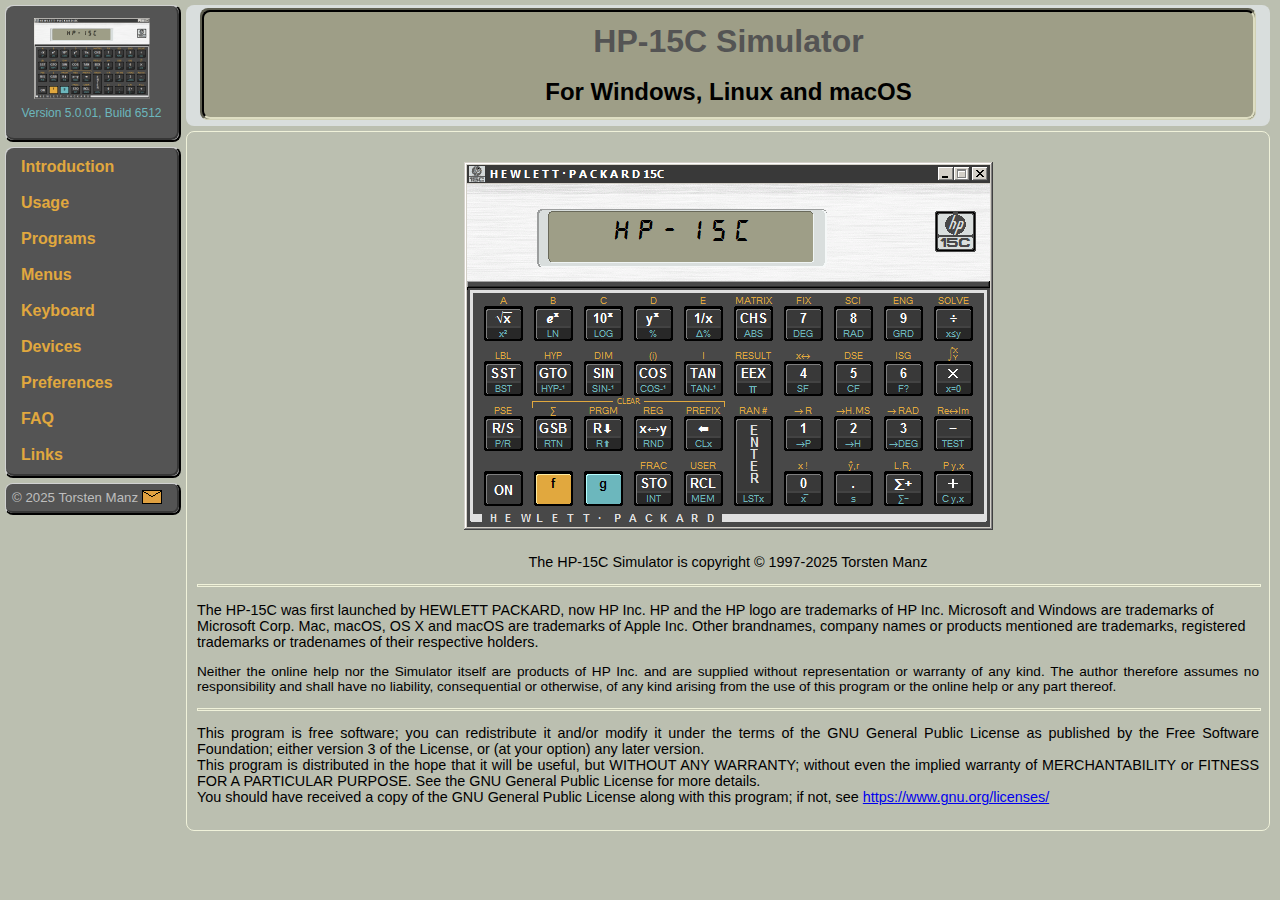
<file: doc/index.html>
<!DOCTYPE html>
<html lang="en">
<head>
  <meta charset="utf-8">
  <link rel="stylesheet" type="text/css" href="formats/layout.css">
  <link rel="stylesheet" type="text/css" href="formats/formats.css">
  <link rel="shortcut icon" type="image/x-icon" href="images/favicon.ico">
  <meta name="viewport" content="width=device-width, initial-scale=1">
  <title>HP-15C Simulator: Online Help</title>
</head>
<body>

<div class="sidenav">

  <div id="logo_frame">
    <div id="logo" style="text-align:center;">
      <a href="index.html"><img src="images/HP-15C_small.png" title="Home" width="116" height="81" alt="HP-15C_small.png 116x81" style="padding-top: 10px; border-width:0"></a><br>
      <span style="font-size:75%; color:#6CB7BD;">Version 5.0.01, Build 6512</span>
    </div>
  </div>
  <div id="navigation_frame">
  <div id="navigation">
    <a href="introduction.html" class="Content1">Introduction</a><br>
    <br>
    <a href="usage.html" class="Content1">Usage</a><br>
    <br>
    <a href="programs.html" class="Content1">Programs</a><br>
    <br>
    <a href="menus.html" class="Content1">Menus</a><br>
    <br>
    <a href="keyboard.html" class="Content1">Keyboard</a><br>
    <br>
    <a href="devices.html" class="Content1">Devices</a><br>
    <br>
    <a href="preferences.html" class="Content1">Preferences</a><br>
    <br>
    <a href="FAQ.html" class="Content1">FAQ</a><br>
    <br>
    <a href="links.html" class="Content1">Links</a>
    </div>
  </div>
  <div id="contact_frame_1">
    <div class="contact">
    &copy; 2025 Torsten Manz
    <a href="mailto:info@HP-15C-Simulator.de" title="Write an email to the author.">
      <img src="images/mail_logo.gif" width="20" height="14" alt="mail_logo.gif 20x14" style="border-width:0; vertical-align: top;">
    </a>
    </div>
  </div>

</div>

<div class="contnav">

  <div id="header_border">
    <div id="header_frame">
      <div id="header" style="text-align:center;">
        <span style="font-size:200%;font-weight:bold;color:#545454;">HP-15C Simulator</span>
        <br><br>
        <span style="font-size:150%;font-weight:bold;">For Windows, Linux and macOS</span>
      </div>
    </div>
  </div>
  <div id="content">
    <p style="text-align:center;border-width:0px;margin-top:20px;margin-bottom:20px;">
    <img src="images/HP-15C.png" width="529" height="368" alt="HP-15C Tcl/Tk Simulator">

    <p style="font-size:90%; text-align:center;">
    The HP-15C Simulator is copyright &copy; 1997-2025 Torsten Manz
    <hr style="display: block; border-style: solid; border-width: 1px; border-color: #F0F2DA;">
    <p style="font-size:90%">
    The HP-15C was first launched by HEWLETT PACKARD, now HP Inc. HP and the HP logo are trademarks of HP Inc.
    Microsoft and Windows are trademarks of Microsoft Corp. Mac, macOS, OS&nbsp;X and macOS are trademarks of
    Apple Inc. Other brandnames, company names or  products mentioned are trademarks, registered trademarks or
    tradenames of their respective holders.
    <p style="font-size:85%;text-align:justify">
    Neither the online help nor the Simulator itself are products of HP Inc. and
    are supplied without representation or warranty of any kind. The author therefore assumes
    no responsibility and shall have no liability, consequential or otherwise, of any kind
    arising from the use of this program or the online help or any part thereof.<br>
    <hr style="display: block; border-style: solid; border-width: 1px; border-color: #F0F2DA;">
    <p style="font-size:90%;text-align:justify">
    This program is free software; you can redistribute it and/or modify it under
    the terms of the GNU General Public License as published by the Free Software
    Foundation; either version 3 of the License, or (at your option) any later
    version.
    <br>
    This program is distributed in the hope that it will be useful, but WITHOUT
    ANY WARRANTY; without even the implied warranty of MERCHANTABILITY or FITNESS
    FOR A PARTICULAR PURPOSE. See the GNU General Public License for more details.
    <br>
    You should have received a copy of the GNU General Public License along with
    this program; if not, see
    <a href="https://www.gnu.org/licenses" target="_blank">https://www.gnu.org/licenses/</a>
  </div>

</div>
</body>
</html>
</file>
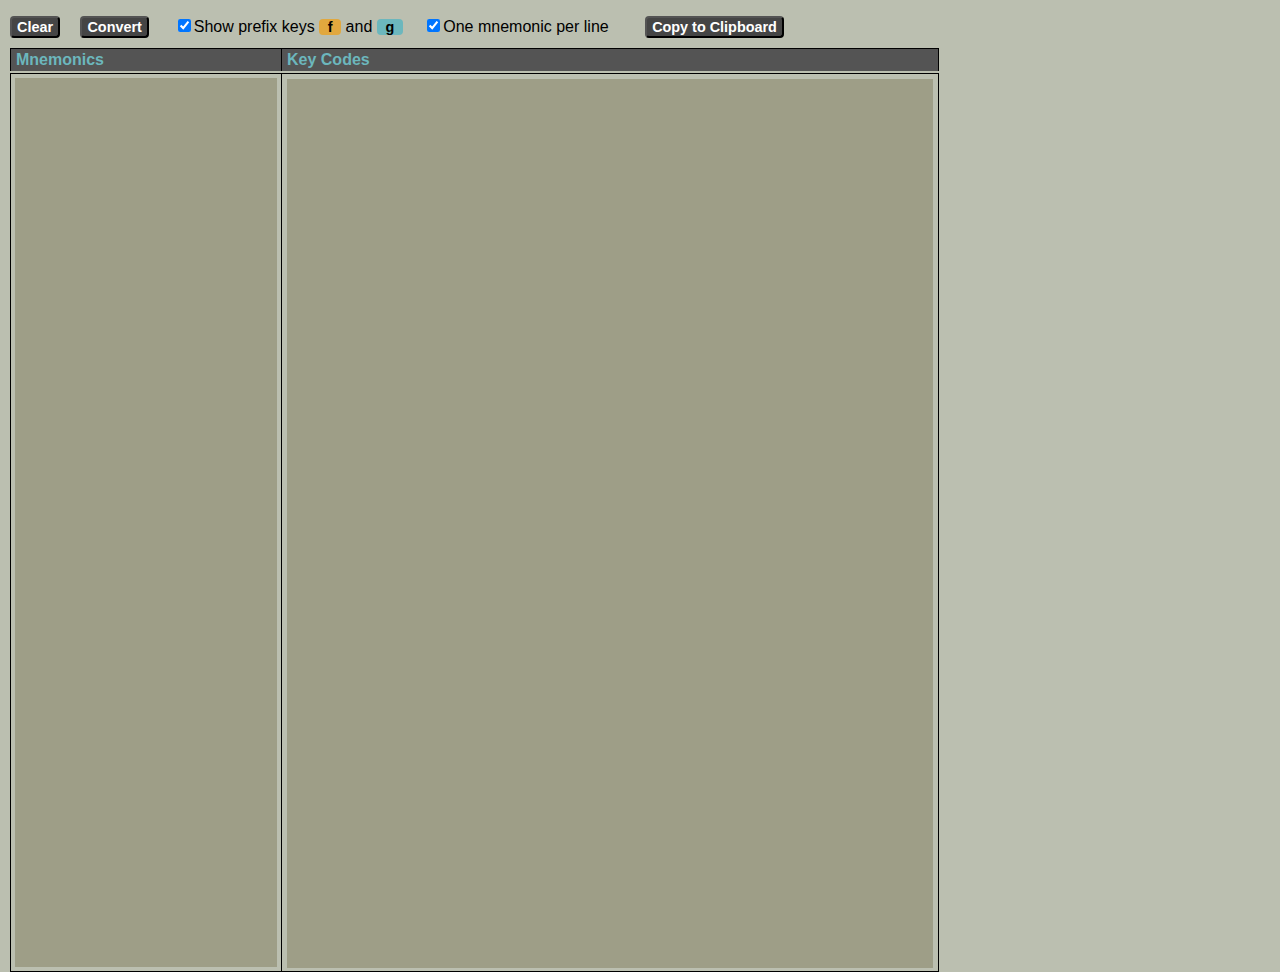
<file: doc/converter.html>
﻿<!DOCTYPE html>
<html lang="en">
<head>
  <meta charset="utf-8">
  <link rel="stylesheet" type="text/css" href="formats/layout.css">
  <link rel="stylesheet" type="text/css" href="formats/formats.css">
  <link rel="stylesheet" type="text/css" href="formats/converter.css">
  <link rel="stylesheet" type="text/css" href="js/MnemonicConverter.css">
  <link rel="shortcut icon" type="image/x-icon" href="images/favicon.ico">
  <script type="text/javascript" src="js/MnemonicConverter.js"></script>
  <script type="text/javascript">
    var oPrgm = new HP15cNamesSpace.MnemonicToKeycode();
    oPrgm.setSimulator(true);
  </script>
  <title>HP-15C: Mnemonic Converter</title>
</head>

<body style="margin: 10px;">

  <form action="" id="finput" method="post">
    <script type="text/javascript">
      function fConvert() {
        document.getElementById('keycode').innerHTML = oPrgm.convert(document.getElementById('mnemonicsID').value);
      }

      function finputClear() {
        document.getElementById('mnemonicsID').value = '';
        document.getElementById('keycode').innerHTML = '';
      }

      function finputToClipboard() {
        navigator.clipboard.writeText(document.getElementById("keycode").innerHTML);
      }
    </script>

    <div id="container_outer">
      <div class="formheader">
        </p>
       	<input form="finput" type="button" name="Clear" value="Clear" class="KeyButton" onclick="finputClear();">&emsp;
        <input form="finput" type="button" name="Convert" value="Convert" class="KeyButton" onclick="fConvert();">
        <span style="min-width: 5em;">&emsp;</span>
      	<input type="checkbox" name="prefix" id="prefix" value="true" checked="checked" onchange="oPrgm.setPrefixKey(this.checked);" /><label for="prefix">Show prefix keys <span class="fKey">f</span> and <span class="gKey">g</span>&emsp;</label>
    	  <input type="checkbox" name="ompl" id="ompl" value="true" checked="checked" onchange="oPrgm.setOMPL(this.checked);" /><label for="ompl">One mnemonic per line&emsp;&emsp;</label>
        <input form="finput" type="button" name="CopyToClipboard" value="Copy to Clipboard" class="KeyButton" onclick="finputToClipboard();">
        <p>
      </div>

      <div>
        <div class="finputHead">Mnemonics</div>
        <div class="finputFrame">
          <textarea id="mnemonicsID" name="mnemonics" class="finputText"></textarea>
        </div>
      </div>
      <div>
        <div class="finputHead" style="border-left-width: 0px;">Key Codes</div>
        <div class="finputFrame" style="border-left-width: 0px;">
          <div id="keycode" class="finputKeycode"></div>
        </div>
      </div>
    </div>
  </form>

</body>
</html>
</file>
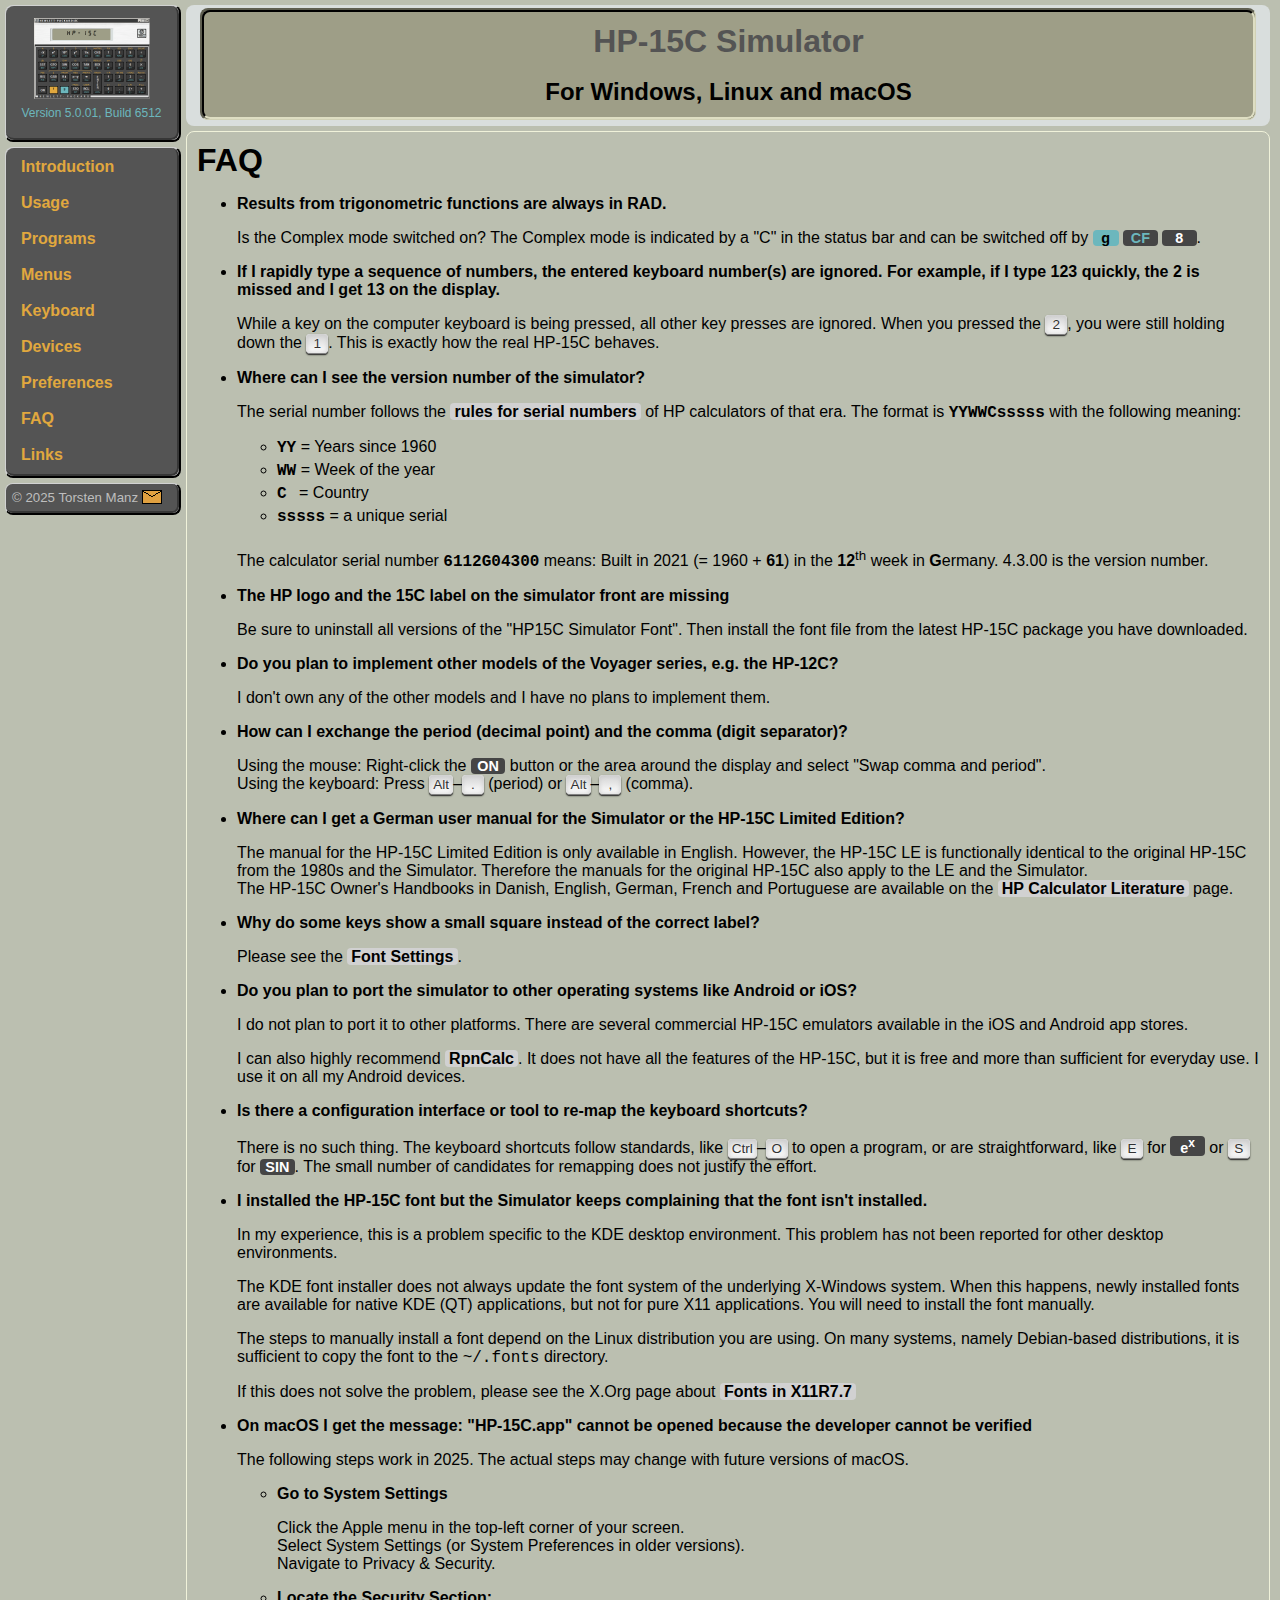
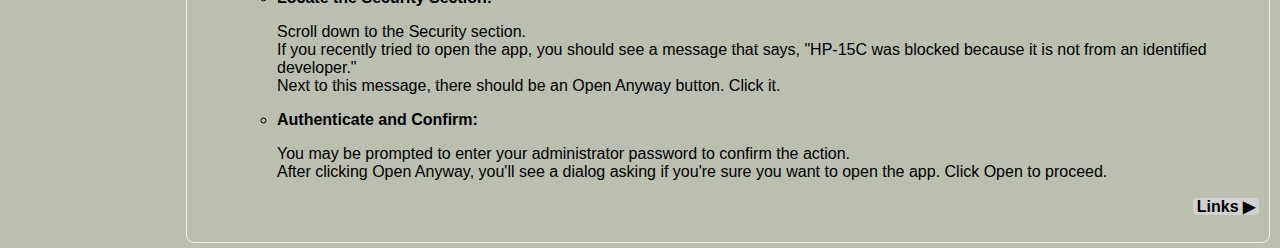
<file: doc/FAQ.html>
<!DOCTYPE html>
<html lang="en">
<head>
  <meta charset="utf-8">
  <link rel="stylesheet" type="text/css" href="formats/layout.css">
  <link rel="stylesheet" type="text/css" href="formats/formats.css">
  <link rel="shortcut icon" type="image/x-icon" href="images/favicon.ico">
  <meta name="viewport" content="width=device-width, initial-scale=1">
  <title>HP-15C: FAQ</title>
</head>
<body>

<div class="sidenav">

  <div id="logo_frame">
    <div id="logo" style="text-align:center;">
      <a href="index.html"><img src="images/HP-15C_small.png" title="Home" width="116" height="81" alt="HP-15C_small.png 116x81" style="padding-top: 10px; border-width:0"></a><br>
      <span style="font-size:75%; color:#6CB7BD;">Version 5.0.01, Build 6512</span>
    </div>
  </div>
  <div id="navigation_frame">
    <div id="navigation">
      <a href="introduction.html" class="Content1">Introduction</a><br>
      <br>
      <a href="usage.html" class="Content1">Usage</a><br>
      <br>
      <a href="programs.html" class="Content1">Programs</a><br>
      <br>
      <a href="menus.html" class="Content1">Menus</a><br>
      <br>
      <a href="keyboard.html" class="Content1">Keyboard</a><br>
      <br>
      <a href="devices.html" class="Content1">Devices</a><br>
      <br>
      <a href="preferences.html" class="Content1">Preferences</a><br>
      <br>
      <a href="FAQ.html" class="Content1">FAQ</a><br>
      <br>
      <a href="links.html" class="Content1">Links</a><br>
    </div>
  </div>
  <div id="contact_frame_1">
    <div class="contact">
    &copy; 2025 Torsten Manz
    <a href="mailto:info@HP-15C-Simulator.de" title="Write an email to the author.">
      <img src="images/mail_logo.gif" width="20" height="14" alt="mail_logo.gif 20x14" style="border-width:0; vertical-align: top;">
    </a>
    </div>
  </div>

</div>

<div class="contnav">

  <div id="header_border">
    <div id="header_frame">
      <div id="header" style="text-align:center;">
        <span style="font-size:200%;font-weight:bold;color:#545454;">HP-15C Simulator</span>
        <br><br>
        <span style="font-size:150%;font-weight:bold;">For Windows, Linux and macOS</span>
      </div>
    </div>
  </div>
  <div id="content">
    <h1><a id="faq">FAQ</a></h1>
    <ul>
     <li>
        <strong>Results from trigonometric functions are always in RAD.</strong>
        <p>
        Is the Complex mode switched on? The Complex mode is indicated by a "C" in the status bar and can be switched off
        by <span class="gKey">g</span> <span class="gKeyLabel">CF</span> <span class="KeyLabel">8</span>.
     </li>
     <li>
        <strong>If I rapidly type a sequence of numbers, the entered keyboard number(s) are ignored. For example, if I
        type 123 quickly, the 2 is missed and I get 13 on the display.</strong>
        <p>
        While a key on the computer keyboard is being pressed, all other key presses are ignored. When you pressed the
        <span class="ShortCut">2</span>, you were still holding down the <span class="ShortCut">1</span>. This is
        exactly how the real HP-15C behaves.
     </li>
     <li>
        <strong>Where can I see the version number of the simulator?</strong>
        <p>
        The serial number follows the <a href="https://www.keesvandersanden.nl/calculators/serialnumber.php" target="_blank" class="internal">rules for serial numbers</a>
        of HP calculators of that era. The format is <strong><code>YYWWCsssss</code></strong> with the following meaning:
        <ul>
          <li><strong><code>YY</code></strong> = Years since 1960</li>
          <li><strong><code>WW</code></strong> = Week of the year</li>
          <li><strong><code>C&ensp;</code></strong> = Country</li>
          <li><strong><code>sssss</code></strong> = a unique serial</li>
       </ul><br>
       The calculator serial number <strong><code>6112G04300</code></strong> means: Built in 2021 (= 1960 +
       <strong>61</strong>) in the <strong>12</strong><sup>th</sup> week in <strong>G</strong>ermany. 4.3.00 is the version number.
       <p>
     </li>
     <li>
        <strong>The HP logo and the 15C label on the simulator front are missing</strong>
        <p>
        Be sure to uninstall all versions of the "HP15C Simulator Font". Then install the font file from the latest
        HP-15C package you have downloaded.
     </li>
     <li>
        <strong>Do you plan to implement other models of the Voyager series, e.g. the HP-12C?</strong>
        <p>
        I don't own any of the other models and  I have no plans to implement them.
     </li>
     <li>
        <strong>How can I exchange the period (decimal point) and the comma (digit separator)?</strong>
        <p>
        Using the mouse: Right-click the <span class="KeyLabel">ON</span> button or the area around the display and select
        "Swap comma and period".<br>
        Using the keyboard: Press <span class="ShortCut">Alt</span>&ndash;<span class="ShortCut">.</span> (period) or <span class="ShortCut">Alt</span>&ndash;<span class="ShortCut">,</span> (comma).
     </li>
     <li>
       <strong>Where can I get a German user manual for the Simulator or the HP-15C Limited Edition?</strong>
       <p>
       The manual for the HP-15C Limited Edition is only available in English. However, the HP-15C LE is functionally
       identical to the original  HP-15C from the 1980s and the Simulator. Therefore the manuals for the original HP-15C
       also apply to the LE and the Simulator.<br>
       The HP-15C Owner's Handbooks in Danish, English, German, French and Portuguese are available on the
       <a href="https://literature.hpcalc.org/" target="_blank" class="internal">HP Calculator Literature</a> page.
     </li>
      <li>
        <strong>Why do some keys show a small square instead of the correct label?</strong>
        <p>
        Please see the <a class="internal" href="preferences.htm#extunicode">Font Settings</a>.
     </li>
     <li>
        <strong>Do you plan to port the simulator to other operating systems like Android or iOS?</strong>
        <p>
        I do not plan to port it to other platforms. There are several commercial HP-15C emulators available in the
        iOS and Android app stores.<p>
        I can also highly recommend <a href="https://play.google.com/store/apps/details?id=org.efalk.rpncalc" target="_blank" class="internal">RpnCalc</a>.
        It does not have all the features of the HP-15C, but it is free and more than sufficient for everyday use. I use
        it on all my Android devices.
     </li>
     <li>
        <strong>Is there a configuration interface or tool to re-map the keyboard shortcuts?</strong>
        <p>
        There is no such thing. The keyboard shortcuts follow standards, like <span class="ShortCut">Ctrl</span>&ndash;<span class="ShortCut">O</span>
        to open a program, or are straightforward, like <span class="ShortCut">E</span> for <span class="KeyLabel">e<sup>x</sup></span> or
        <span class="ShortCut">S</span> for <span class="KeyLabel">SIN</span>. The small number of candidates for remapping
        does not justify the effort.
     </li>
     <li>
       <strong>I installed the HP-15C font but the Simulator keeps complaining that the font isn't installed.</strong>
       <p>
       In my experience, this is a problem specific to the KDE desktop environment. This problem has not been reported
       for other desktop environments.
       <p>
       The KDE font installer does not always update the font system of the underlying X-Windows system.
       When this happens, newly installed fonts are available for native KDE (QT) applications, but not for pure X11 applications.
       You will need to install the font manually.
       <p>
       The steps to manually install a font depend on the Linux distribution you are using. On many systems, namely
       Debian-based distributions, it is sufficient to copy the font to the <code>~/.fonts</code> directory.
       <p>
       If this does not solve the problem, please see the X.Org page about
       <a href="https://www.x.org/releases/X11R7.7/doc/xorg-docs/fonts/fonts.html" target="_blank" class="internal">Fonts in X11R7.7</a>
      </li>
      <li>
        <strong>On macOS I get the message: "HP-15C.app" cannot be opened because the developer cannot be verified</strong>
        <p>
        The following steps work in 2025. The actual steps may change with future versions of macOS.
        <ul>
          <li><strong>Go to System Settings</strong><p>
            Click the Apple menu in the top-left corner of your screen.<br>
            Select System Settings (or System Preferences in older versions).<br>
            Navigate to Privacy & Security.
          </li>
          <li><strong>Locate the Security Section:</strong><p>
            Scroll down to the Security section.<br>
            If you recently tried to open the app, you should see a message that says, "HP-15C was blocked because it is not from
            an identified developer."<br>
            Next to this message, there should be an Open Anyway button. Click it.
          </li>
          <li><strong>Authenticate and Confirm:</strong><p>
            You may be prompted to enter your administrator password to confirm the action.<br>
            After clicking Open Anyway, you'll see a dialog asking if you're sure you want to open the app. Click Open to proceed.
           </li>
        </ul>
     </li>

    </ul>

    <p style="text-align:right"><a href="links.htm#top" class="internal">Links &#9654;</a>
  </div>

</div>
</body>
</html>
</file>
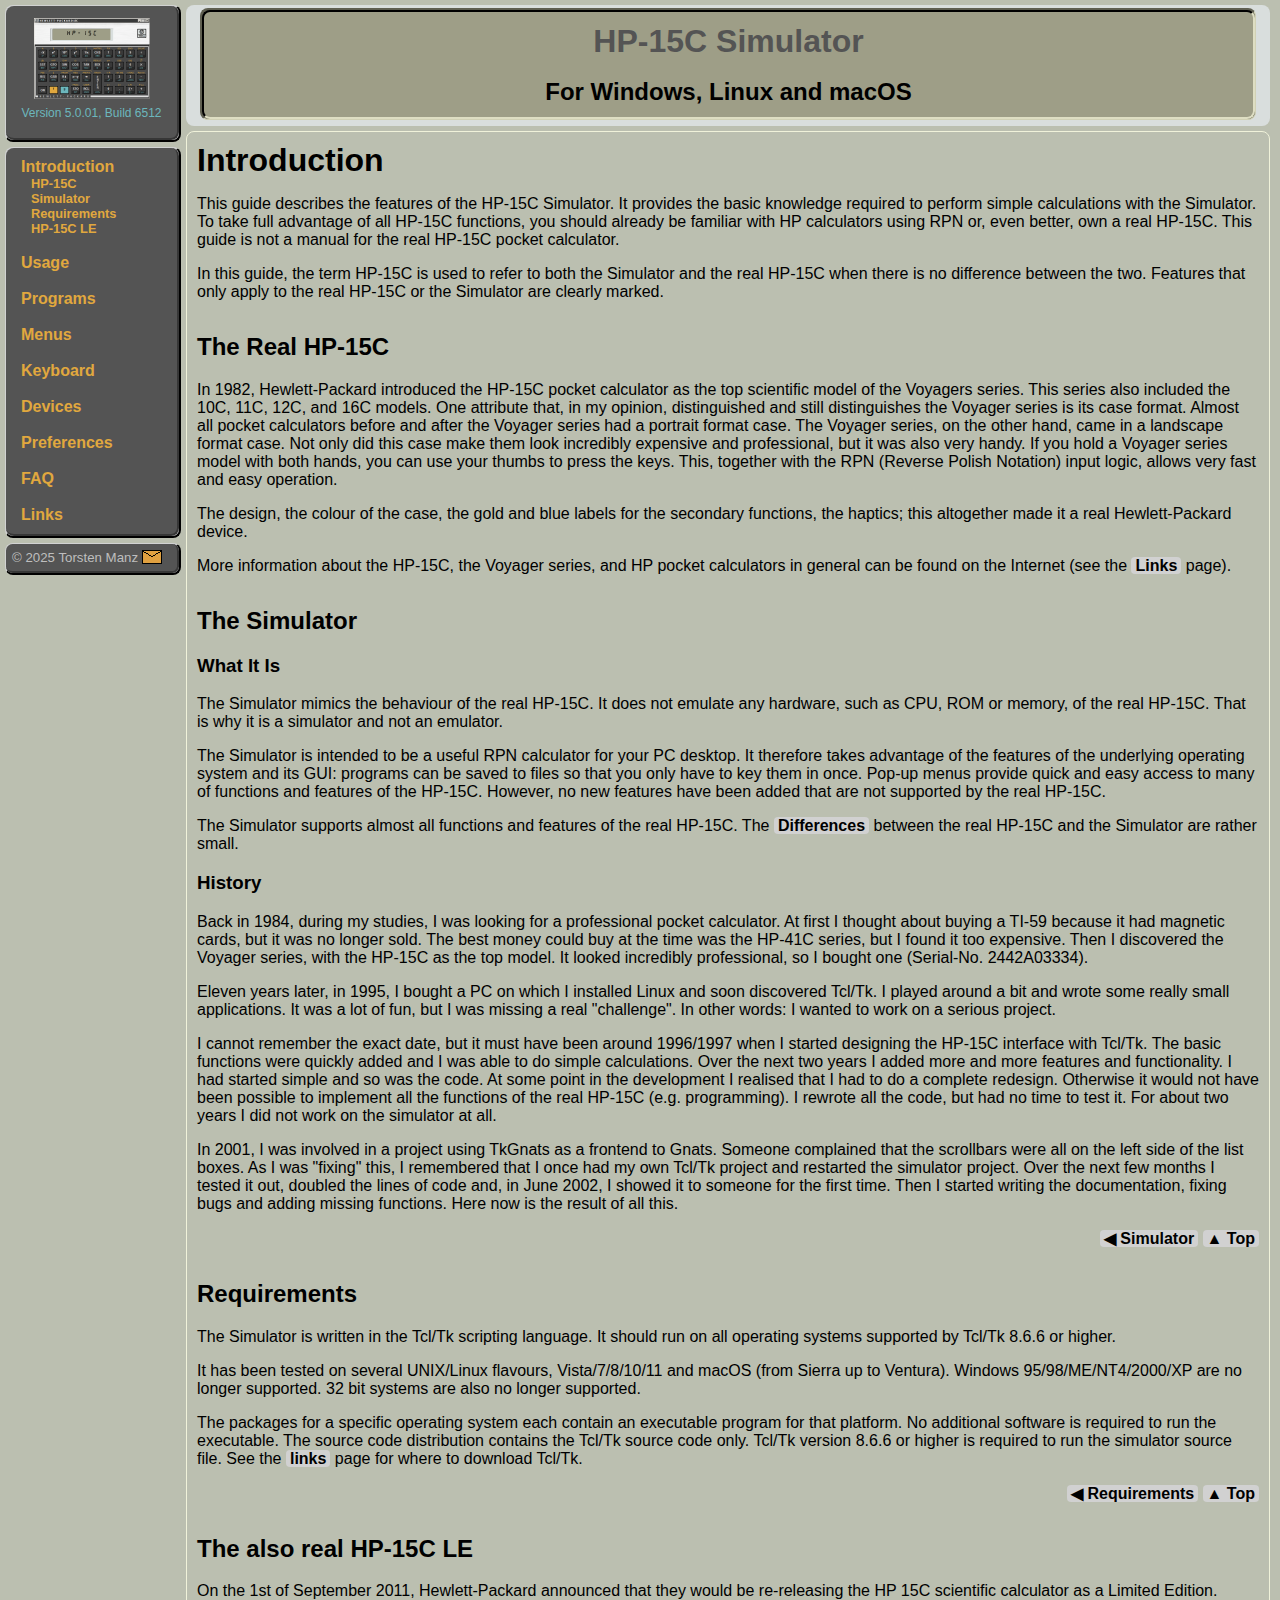
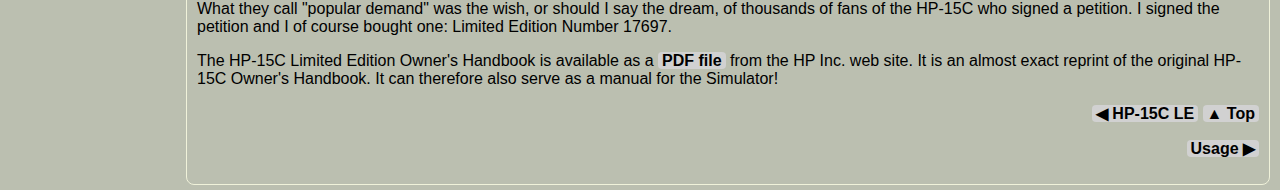
<file: doc/introduction.html>
<!DOCTYPE html>
<html lang="en">
<head>
  <meta charset="utf-8">
  <link rel="stylesheet" type="text/css" href="formats/layout.css">
  <link rel="stylesheet" type="text/css" href="formats/formats.css">
  <link rel="shortcut icon" type="image/x-icon" href="images/favicon.ico">
  <meta name="viewport" content="width=device-width, initial-scale=1">
  <title>HP-15C: Introduction</title>
</head>
<body>

<div class="sidenav">

  <div id="logo_frame">
    <div id="logo" style="text-align:center;">
      <a href="index.html"><img src="images/HP-15C_small.png" title="Home" width="116" height="81" alt="HP-15C_small.png 116x81" style="padding-top: 10px; border-width:0"></a><br>
      <span style="font-size:75%; color:#6CB7BD;">Version 5.0.01, Build 6512</span>
    </div>
  </div>
  <div id="navigation_frame">
  <div id="navigation">
    <a href="introduction.html" class="Content1">Introduction</a><br>
      <div class="Content2">
        <a href="introduction.html#hp15c">HP-15C</a><br>
        <a href="introduction.html#simulator">Simulator</a><br>
        <a href="introduction.html#requirements">Requirements</a><br>
        <a href="introduction.html#hp15cle">HP-15C LE</a><br>
      </div>
    <br>
    <a href="usage.html" class="Content1">Usage</a><br>
    <br>
    <a href="programs.html" class="Content1">Programs</a><br>
    <br>
    <a href="menus.html" class="Content1">Menus</a><br>
    <br>
    <a href="keyboard.html" class="Content1">Keyboard</a><br>
    <br>
    <a href="devices.html" class="Content1">Devices</a><br>
    <br>
    <a href="preferences.html" class="Content1">Preferences</a><br>
    <br>
    <a href="FAQ.html" class="Content1">FAQ</a><br>
    <br>
    <a href="links.html" class="Content1">Links</a><br>
    </div>
  </div>
  <div id="contact_frame_1">
    <div class="contact">
    &copy; 2025 Torsten Manz
    <a href="mailto:info@HP-15C-Simulator.de" title="Write an email to the author.">
      <img src="images/mail_logo.gif" width="20" height="14" alt="mail_logo.gif 20x14" style="border-width:0; vertical-align: top;">
    </a>
    </div>
  </div>

</div>

<div class="contnav">
  <div id="header_border">
    <div id="header_frame">
      <div id="header" style="text-align:center;">
        <span style="font-size:200%;font-weight:bold;color:#545454;">HP-15C Simulator</span>
        <br><br>
        <span style="font-size:150%;font-weight:bold;">For Windows, Linux and macOS</span>
      </div>
    </div>
  </div>
  <div id="content">
    <h1><a id="introduction">Introduction</a></h1>
    <p>
    This guide describes the features of the HP-15C Simulator. It provides the basic knowledge required
    to perform simple calculations with the Simulator. To take full advantage of all HP-15C functions, you should already be
    familiar with HP calculators using RPN or, even better, own a real HP-15C. This guide is not a manual for the real
    HP-15C pocket calculator.
    <p>
    In this guide, the term HP-15C is used to refer to both the Simulator and the real HP-15C when there is no difference
    between the two. Features that only apply to the real HP-15C or the Simulator are clearly marked.
    <h2><a id="hp15c">The Real HP-15C</a></h2>
    <p>
    In 1982, Hewlett-Packard introduced the HP-15C pocket calculator as the top scientific model of the Voyagers series.
    This series also included the 10C, 11C, 12C, and 16C models. One attribute that, in my opinion, distinguished and
    still distinguishes the Voyager series is its case format. Almost all pocket calculators before and
    after the Voyager series had a portrait format case. The Voyager series, on the other hand, came in a landscape
    format case. Not only did this case make them look incredibly expensive and professional, but it was also very handy.
    If you hold a Voyager series model with both hands, you can use your thumbs to press the keys. This, together
    with the RPN (Reverse Polish Notation) input logic, allows very fast and easy operation.
    <p>
    The design, the colour of the case, the gold and blue labels for the secondary functions, the haptics;
    this altogether made it a real Hewlett-Packard device.
    <p>
    More information about the HP-15C, the Voyager series, and HP pocket calculators in general can be found on the
    Internet (see the <a href="links.html" class="internal">Links</a> page).
    <h2><a id="simulator">The Simulator</a></h2>
    <h3>What It Is</h3>
    <p>
    The Simulator mimics the behaviour of the real HP-15C. It does not emulate any hardware, such as CPU, ROM or memory,
    of the real HP-15C. That is why it is a simulator and not an emulator.
    <p>
    The Simulator is intended to be a useful RPN calculator for your PC desktop. It therefore takes advantage of the
    features of the underlying operating system and its GUI: programs can be saved to files so that you only have to key them
    in once. Pop-up menus provide quick and easy access to many of functions and features of the HP-15C. However, no new features
    have been added that are not supported by the real HP-15C.
    <p>
    The Simulator supports almost all functions and features of the real HP-15C. The <a href="usage.html#differences" class="internal">Differences</a>
    between the real HP-15C and the Simulator are rather small.
    <h3><a id="history">History</a></h3>
    <p>
    Back in 1984, during my studies, I was looking for a professional pocket calculator. At first I thought about buying a TI-59
    because it had magnetic cards, but it was no longer sold. The best money could buy at the time was the HP-41C series,
    but I found it too expensive. Then I discovered the Voyager series, with the HP-15C as the top model. It looked incredibly professional,
    so I bought one (Serial-No. 2442A03334).
    <p>
    Eleven years later, in 1995, I bought a PC on which I installed Linux and soon discovered Tcl/Tk. I played around
    a bit and wrote some really small applications. It was a lot of fun, but I was missing a real "challenge".
    In other words: I wanted to work on a serious project.
    <p>
    I cannot remember the exact date, but it must have been around 1996/1997 when I started designing the HP-15C interface with
    Tcl/Tk. The basic functions were quickly added and I was able to do simple calculations. Over the next two years I added more
    and more features and functionality. I had started simple and so was the code. At some point in the development I realised
    that I had to do a complete redesign. Otherwise it would not have been possible to implement all the functions of the real
    HP-15C (e.g. programming). I rewrote all the code, but had no time to test it. For about two years I did not work on the
    simulator at all.
    <p>
    In 2001, I was involved in a project using TkGnats as a frontend to Gnats. Someone complained that the scrollbars
    were all on the left side of the list boxes.  As I was "fixing" this, I remembered that I once had my own Tcl/Tk project
    and restarted the simulator project. Over the next few months I tested it out, doubled the lines of code and, in June 2002,
    I showed it to someone for the first time. Then I started writing the documentation, fixing bugs and adding missing functions.
    Here now is the result of all this.
    <p style="text-align:right"><a href="#simulator" class="internal">&#9664; Simulator</a>&nbsp;<a href="#top" class="internal">&#9650; Top</a>

    <h2><a id="requirements">Requirements</a></h2>
    <p>
    The Simulator is written in the Tcl/Tk scripting language. It should run on all operating systems supported by Tcl/Tk 8.6.6 or higher.
    <p>
    It has been tested on several UNIX/Linux flavours, Vista/7/8/10/11 and macOS (from Sierra up to Ventura). Windows 95/98/ME/NT4/2000/XP
    are no longer supported. 32 bit systems are also no longer supported.
    <p>
    The packages for a specific operating system each contain an executable program for that platform. No additional software is
    required to run the executable. The source code distribution contains the Tcl/Tk source code only. Tcl/Tk version 8.6.6 or
    higher is required to run the simulator source file.  See the <a href="links.html" class="internal">links</a> page for where
    to download Tcl/Tk.
    <p style="text-align:right"><a href="#requirements" class="internal">&#9664; Requirements</a>&nbsp;<a href="#top" class="internal">&#9650; Top</a>

    <h2><a id="hp15cle">The also real HP-15C LE</a></h2>
    <p>
    On the 1st of September 2011, Hewlett-Packard announced that they would be re-releasing the HP 15C scientific calculator as
    a Limited Edition. What they call "popular demand" was the wish, or should I say the dream, of thousands of fans of the HP-15C
    who signed a petition. I signed the petition and I of course bought one: Limited Edition Number 17697.
    <p>
    The HP-15C Limited Edition Owner's Handbook is available as a <a href="http://www.hp.com/ctg/Manual/c03030589.pdf" target="_blank" class="internal">PDF file</a> from the HP Inc. web site.
    It is an almost exact reprint of the original HP-15C Owner's Handbook. It can therefore also serve as a manual for the Simulator!
    <p style="text-align:right"><a href="#hp15cle" class="internal">&#9664; HP-15C LE</a>&nbsp;<a href="#top" class="internal">&#9650; Top</a>
    <p style="text-align:right"><a href="usage.html#top" class="internal">Usage &#9654;</a>
  </div>

</div>
</body>
</html>
</file>
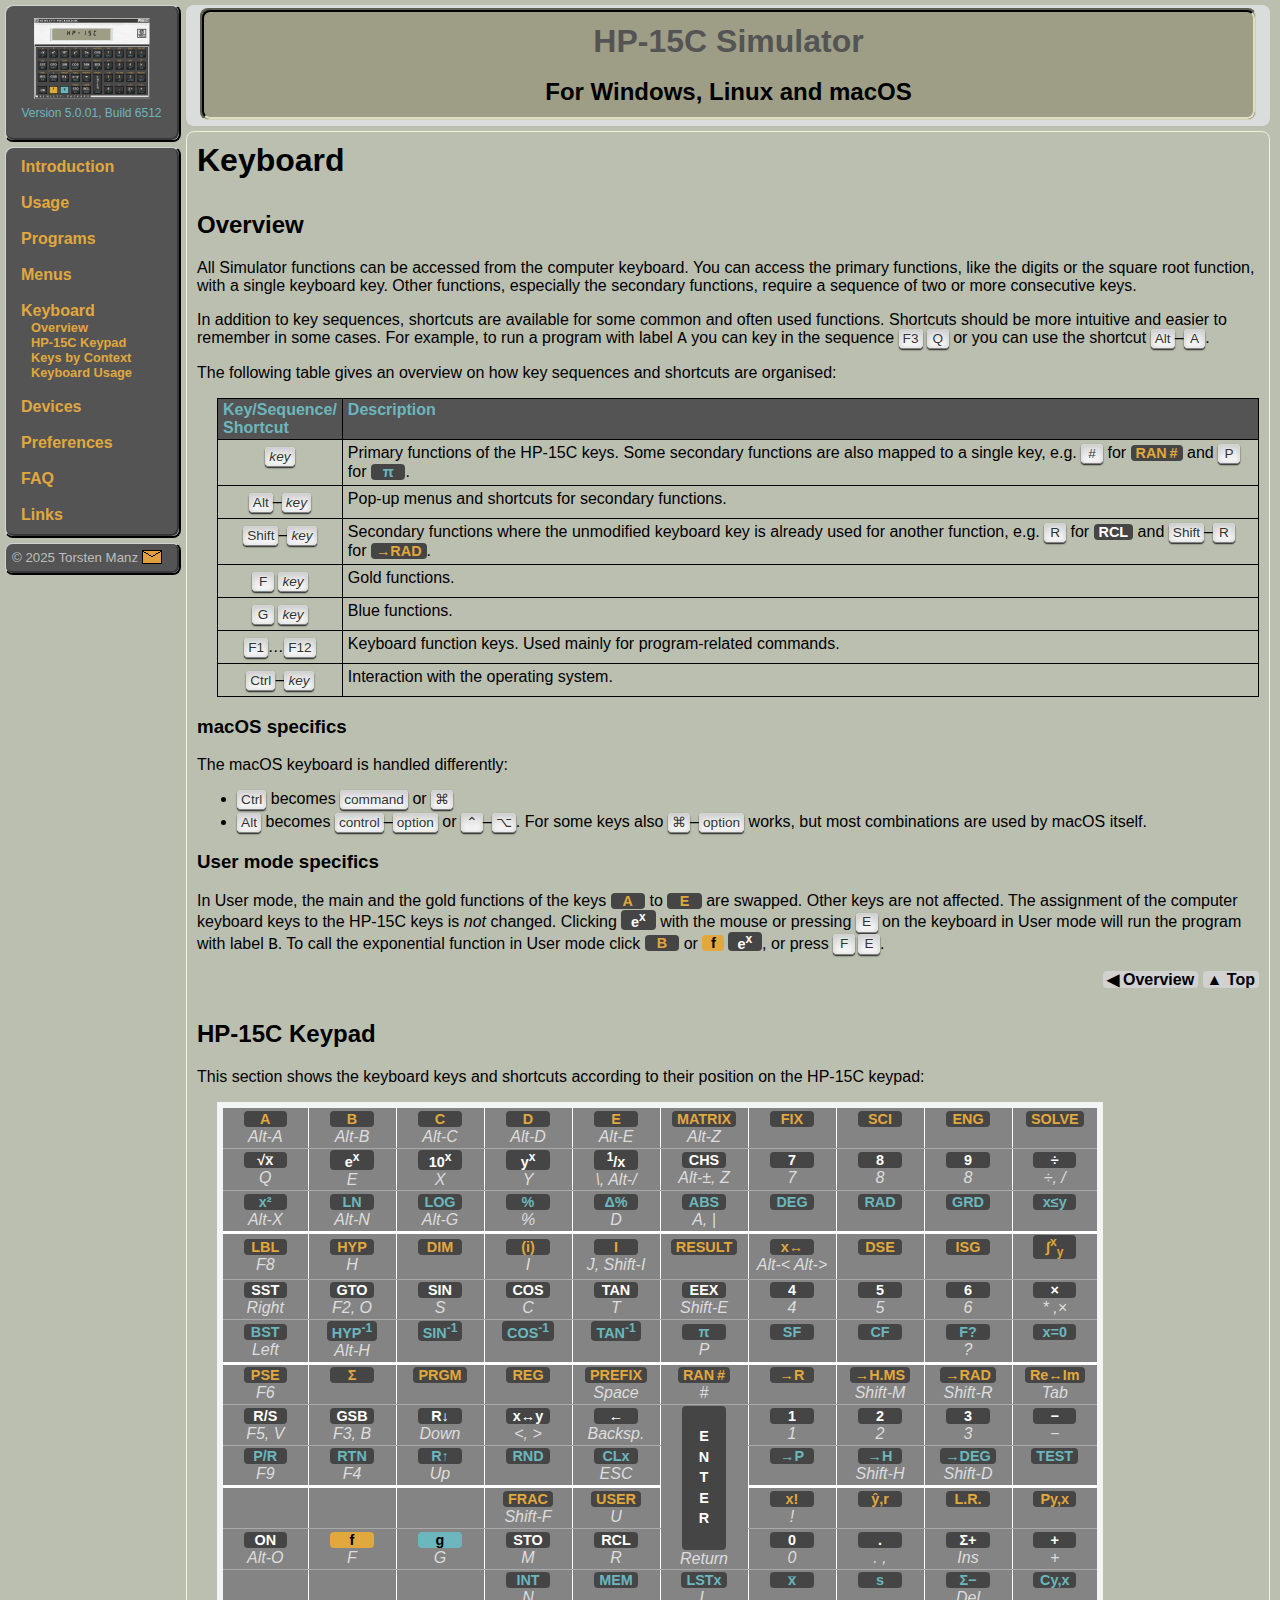
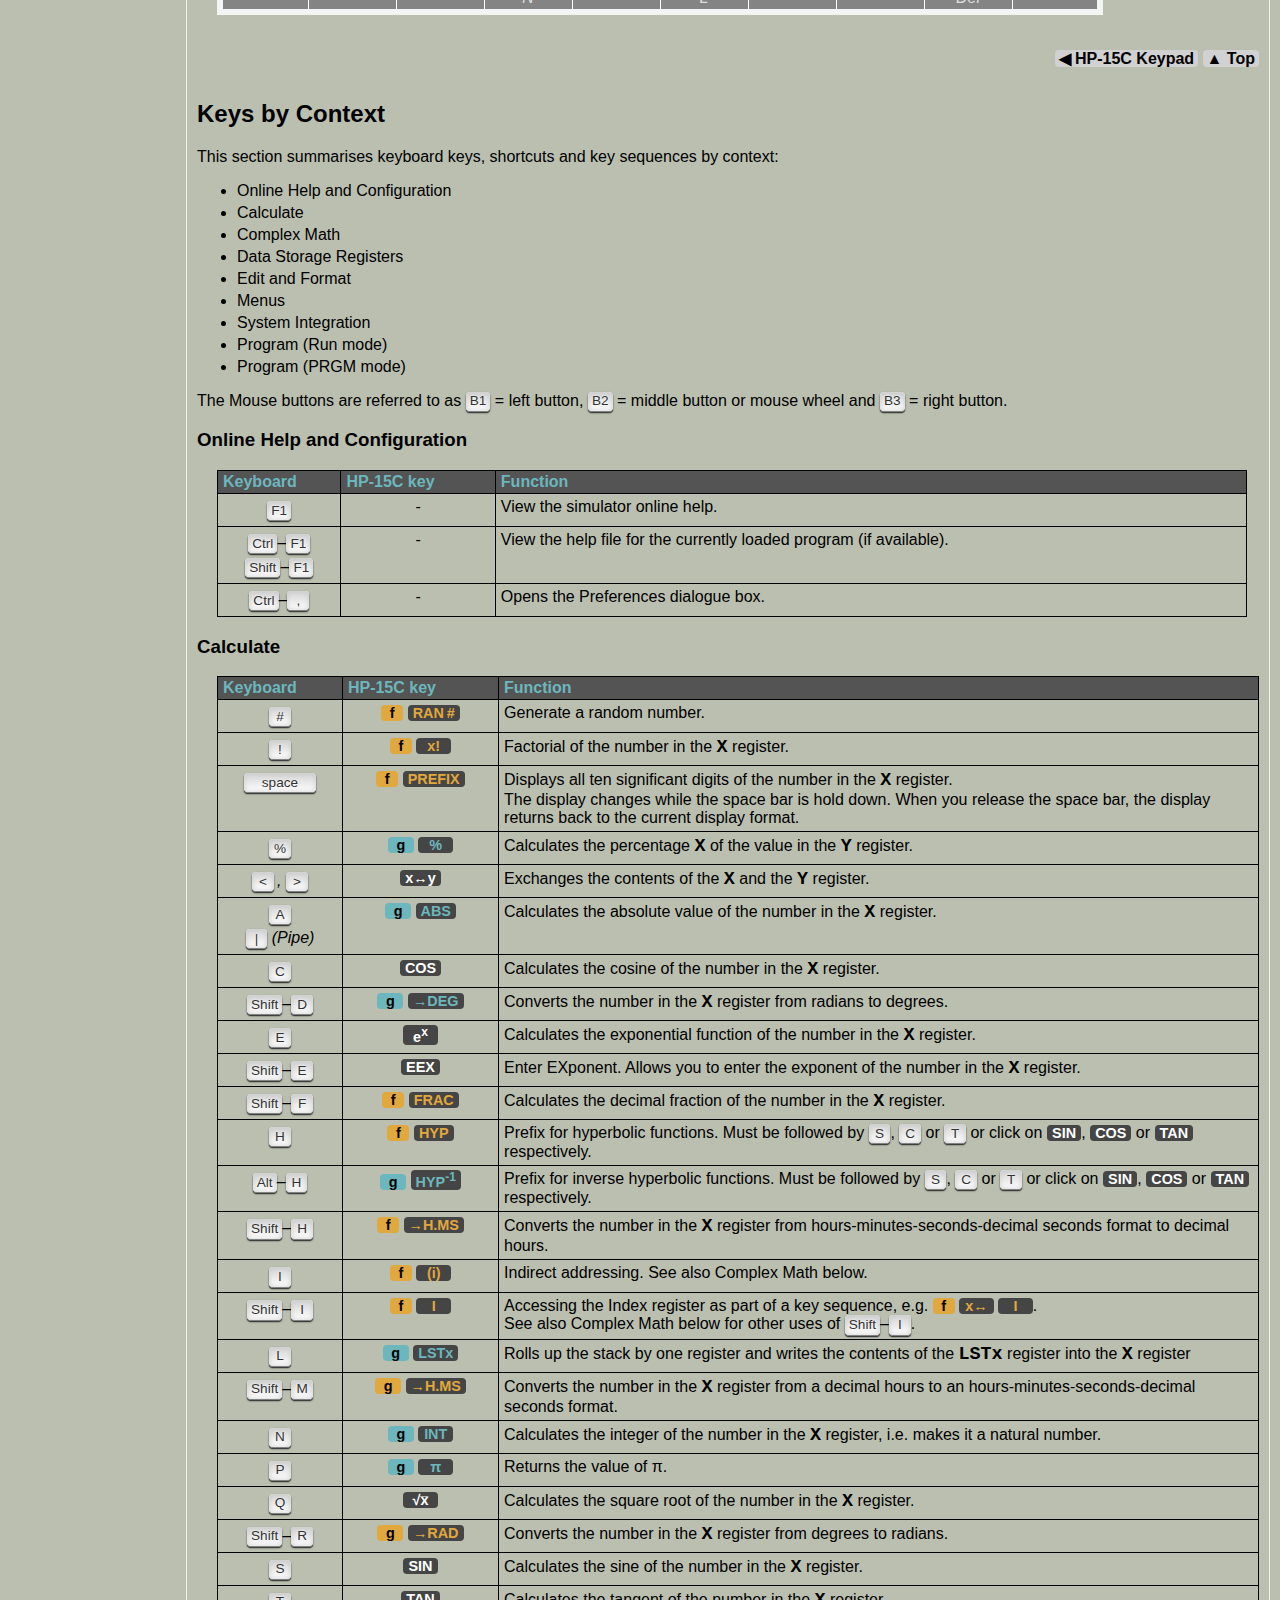
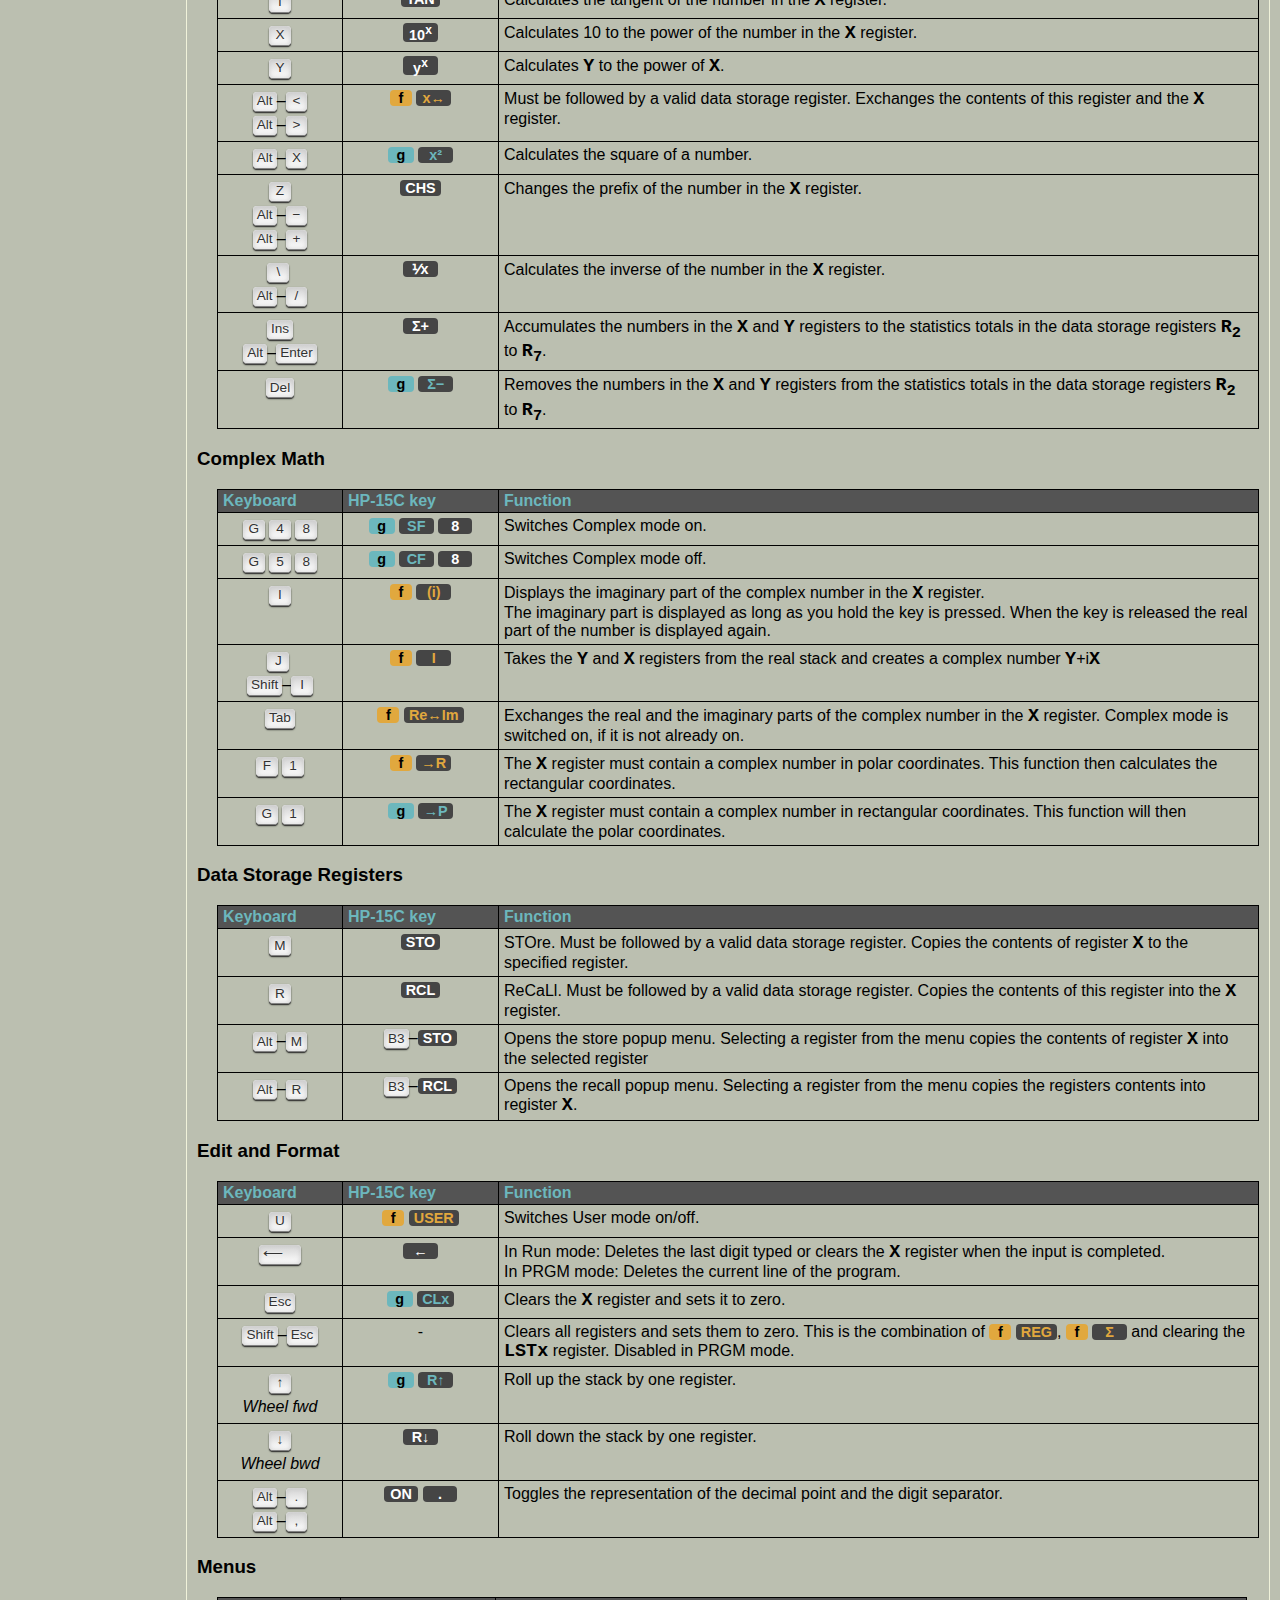
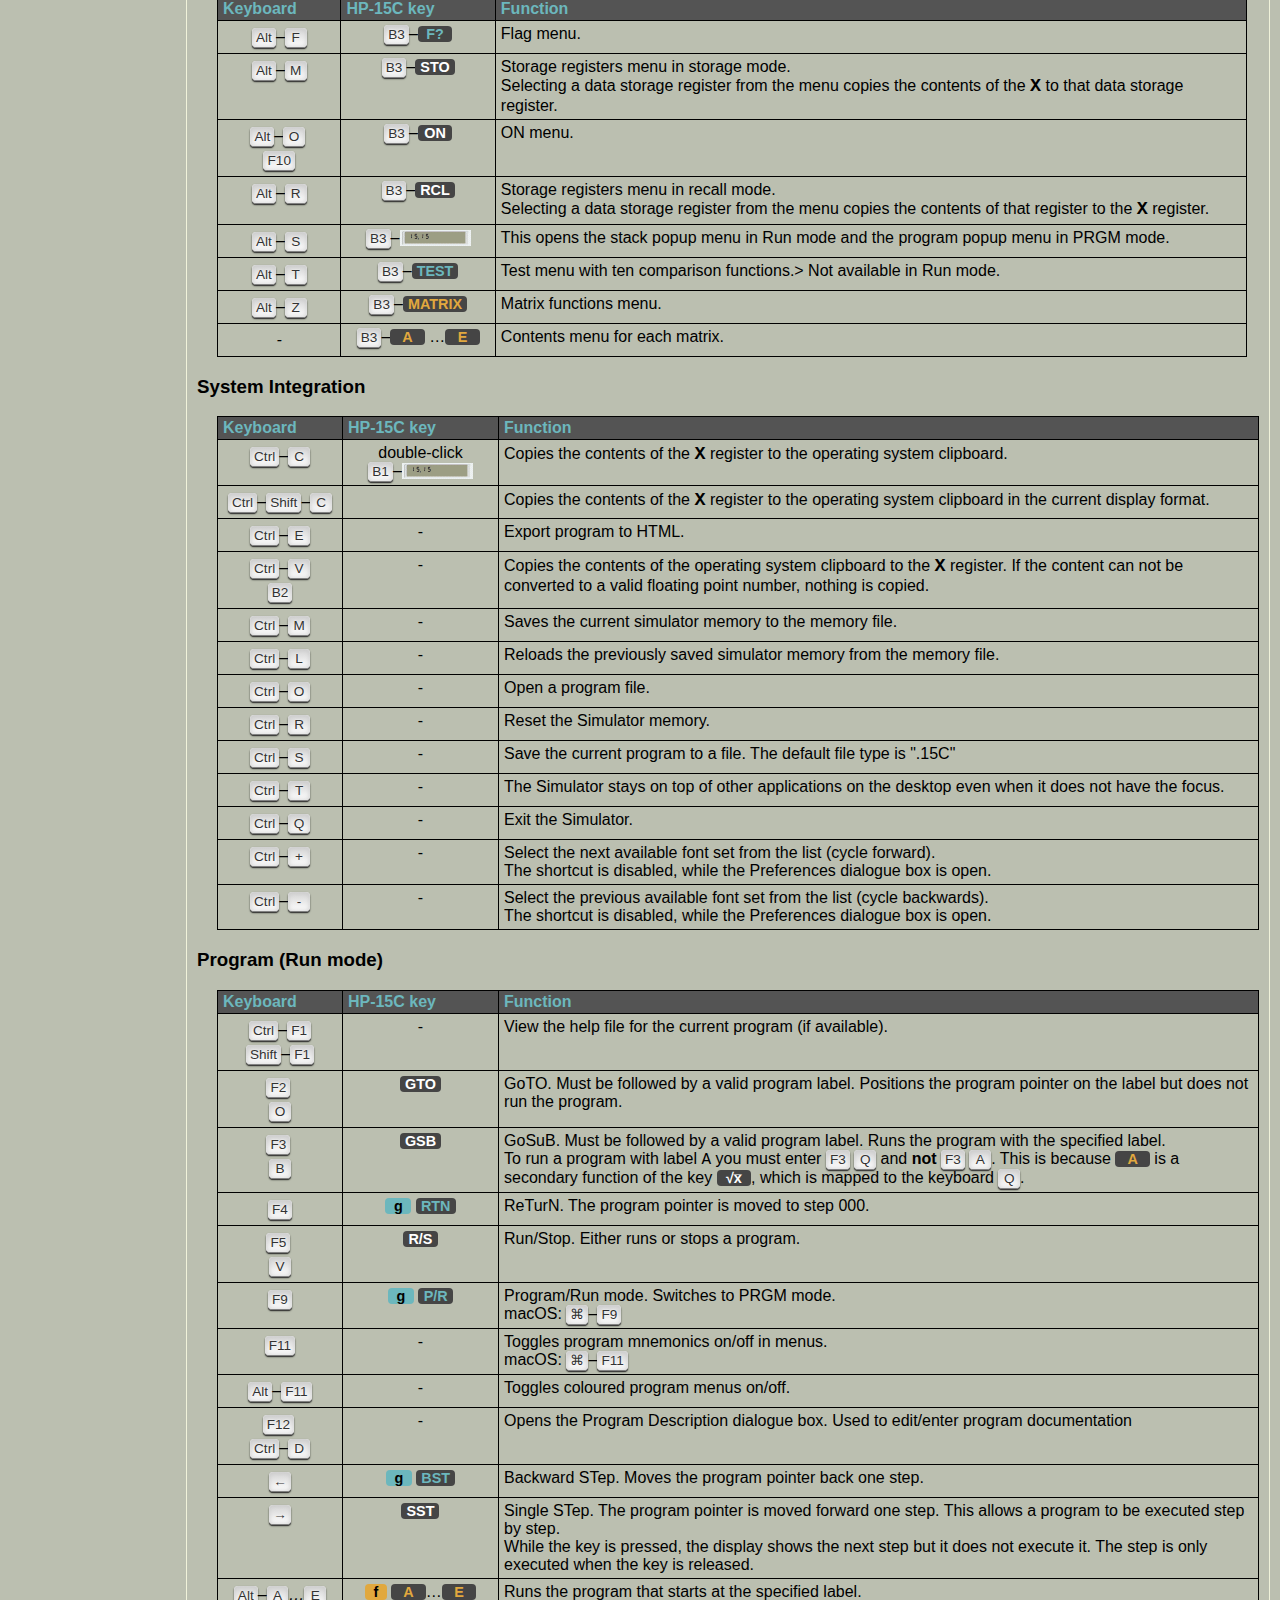
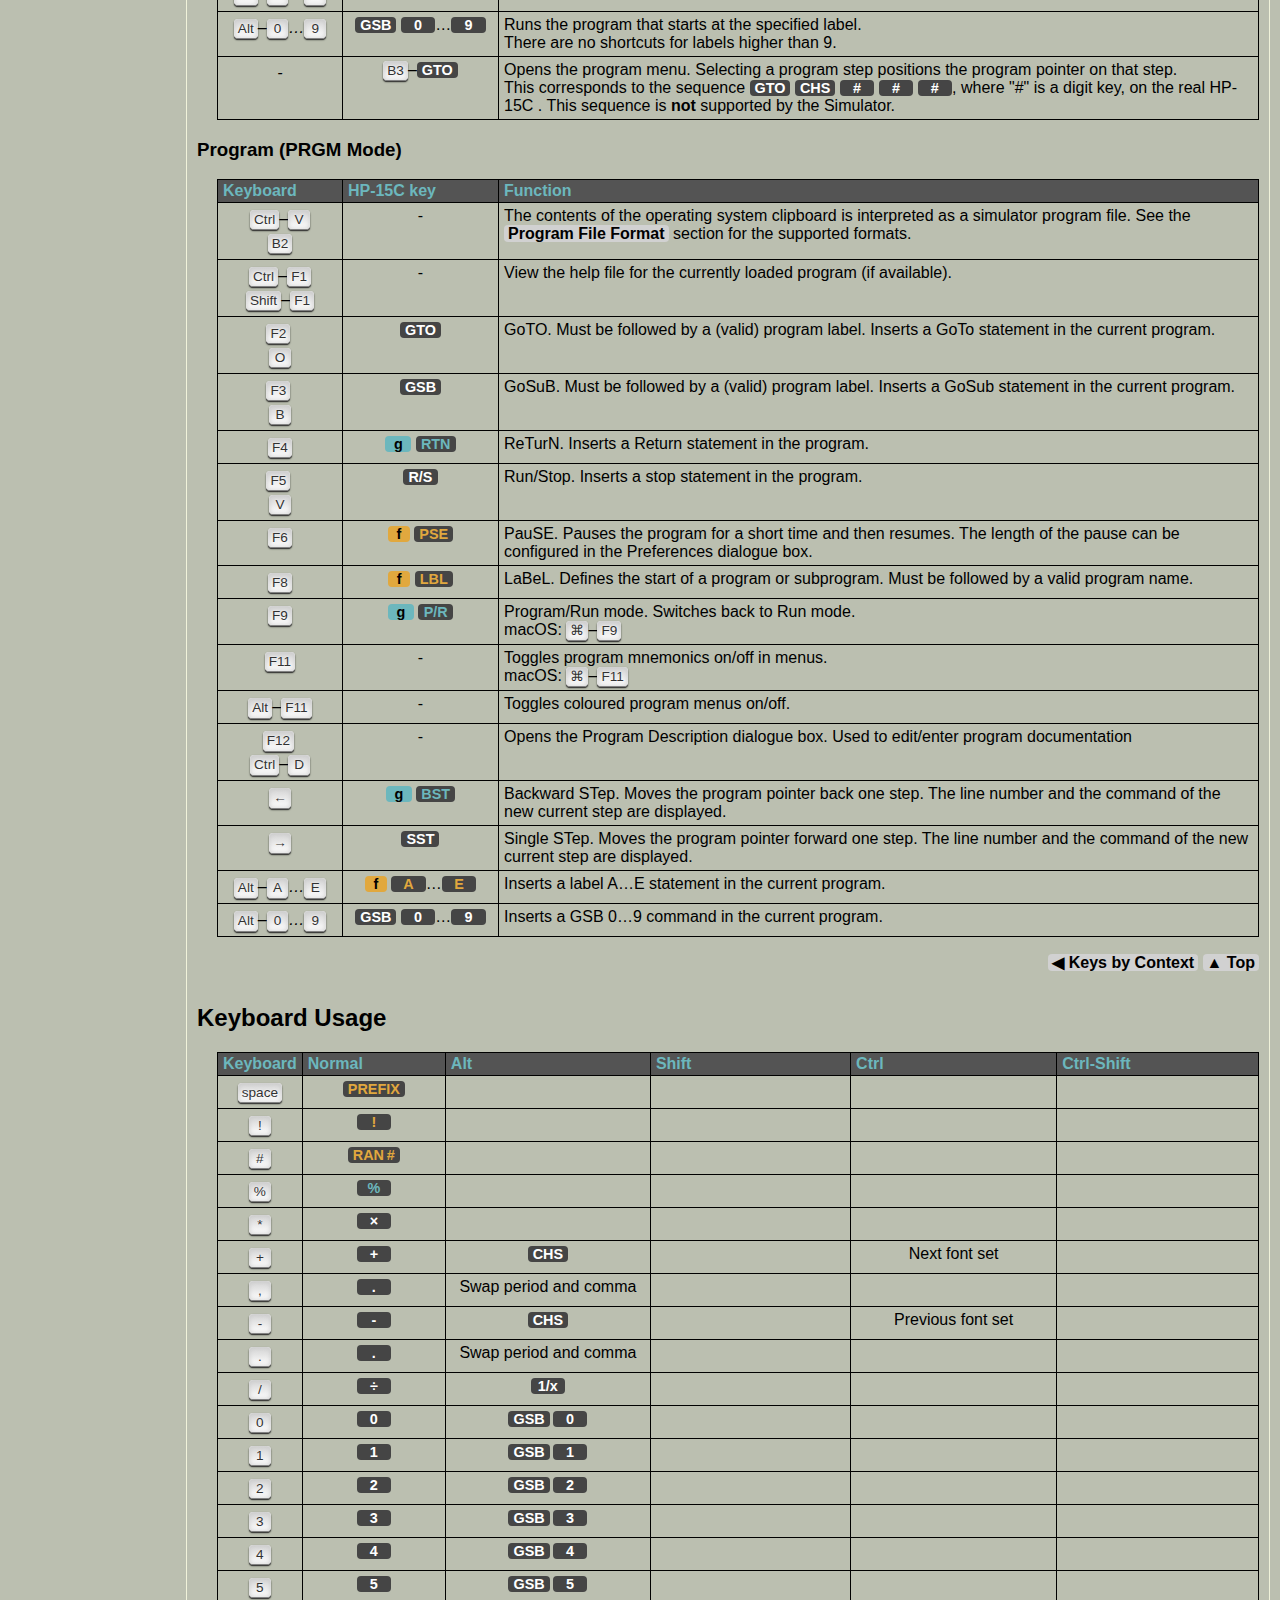
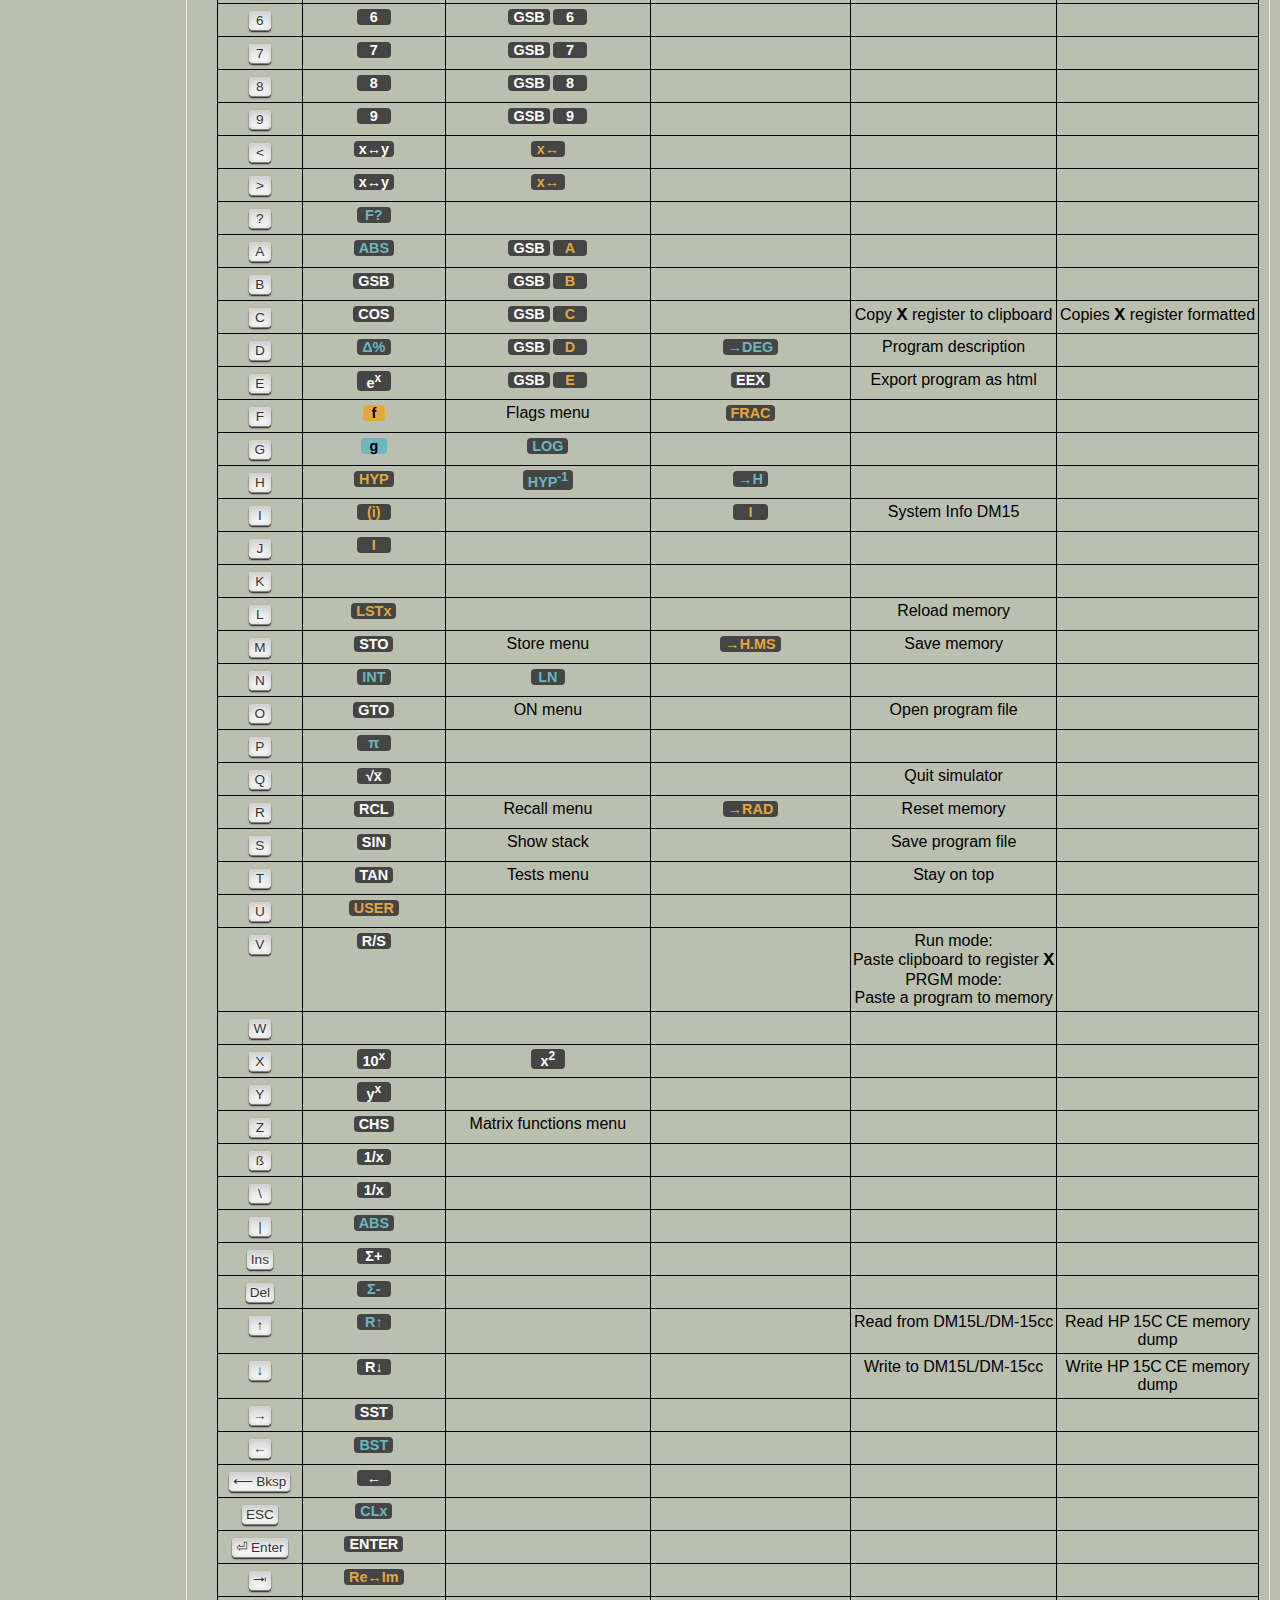
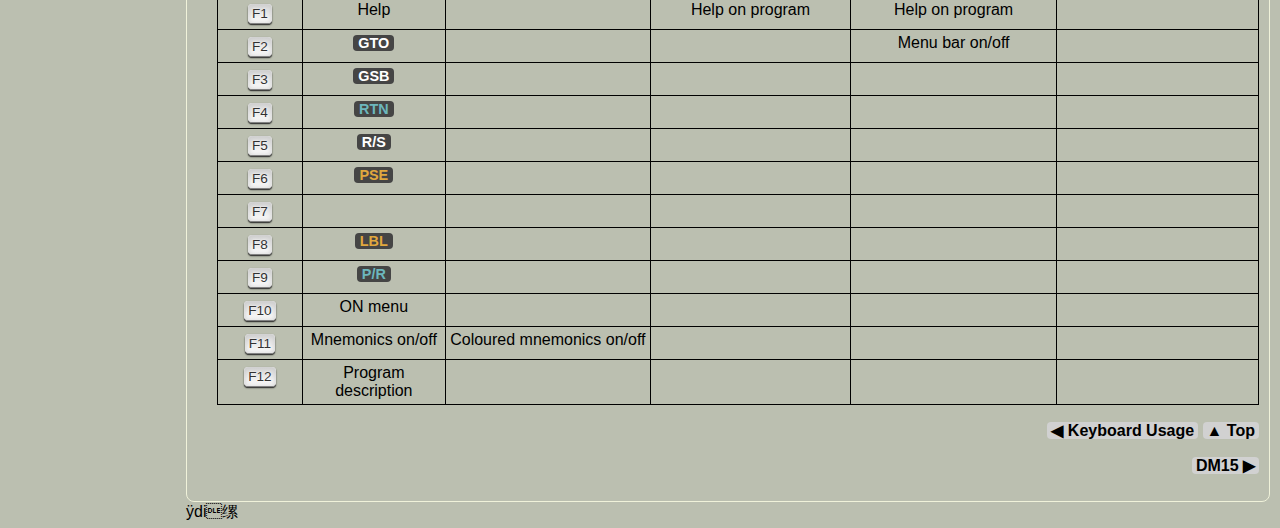
<file: doc/keyboard.html>
<!DOCTYPE html>
<html lang="en">
<head>
  <meta charset="utf-8">
  <link rel="stylesheet" type="text/css" href="formats/layout.css">
  <link rel="stylesheet" type="text/css" href="formats/formats.css">
  <link rel="shortcut icon" type="image/x-icon" href="images/favicon.ico">
  <meta name="viewport" content="width=device-width, initial-scale=1">
  <title>HP-15C: Keyboard</title>
</head>
<body>

<div class="sidenav">

  <div id="logo_frame">
    <div id="logo" style="text-align:center;">
      <a href="index.html"><img src="images/HP-15C_small.png" title="Home" width="116" height="81" alt="HP-15C_small.png 116x81" style="padding-top: 10px; border-width:0"></a><br>
      <span style="font-size:75%; color:#6CB7BD;">Version 5.0.01, Build 6512</span>
    </div>
  </div>
  <div id="navigation_frame">
  <div id="navigation">
    <a href="introduction.html" class="Content1">Introduction</a><br>
    <br>
    <a href="usage.html" class="Content1">Usage</a><br>
    <br>
    <a href="programs.html" class="Content1">Programs</a><br>
    <br>
    <a href="menus.html" class="Content1">Menus</a><br>
    <br>
    <a href="keyboard.html" class="Content1">Keyboard</a><br>
      <div class="Content2">
        <a href="keyboard.html#overview">Overview</a><br>
        <a href="keyboard.html#keypad">HP-15C Keypad</a><br>
        <a href="keyboard.html#keycontext">Keys by Context</a><br>
        <a href="keyboard.html#keyboardusage">Keyboard Usage</a><br>
      </div>
    <br>
    <a href="devices.html" class="Content1">Devices</a><br>
    <br>
    <a href="preferences.html" class="Content1">Preferences</a><br>
    <br>
    <a href="FAQ.html" class="Content1">FAQ</a><br>
    <br>
    <a href="links.html" class="Content1">Links</a><br>
    </div>
  </div>
  <div id="contact_frame_1">
    <div class="contact">
    &copy; 2025 Torsten Manz
    <a href="mailto:info@HP-15C-Simulator.de" title="Write an email to the author.">
      <img src="images/mail_logo.gif" width="20" height="14" alt="mail_logo.gif 20x14" style="border-width:0; vertical-align: top;">
    </a>
    </div>
  </div>

</div>

<div class="contnav">

  <div id="header_border">
    <div id="header_frame">
      <div id="header" style="text-align:center;">
        <span style="font-size:200%;font-weight:bold;color:#545454;">HP-15C Simulator</span>
        <br><br>
        <span style="font-size:150%;font-weight:bold;">For Windows, Linux and macOS</span>
      </div>
    </div>
  </div>
  <div id="content">
    <h1><a id="Details">Keyboard</a></h1>
    <h2><a id="overview">Overview</a></h2>
    <p>
    All Simulator functions can be accessed from the computer keyboard. You can access the primary functions, like the digits or the square
    root function, with a single keyboard key. Other functions, especially the secondary functions, require a sequence of two
    or more consecutive keys.
    <p>
    In addition to key sequences, shortcuts are available for some common and often used functions. Shortcuts
    should be more intuitive and easier to remember in some cases. For example, to run a program with label <code>A</code>
    you can key in the sequence <span class="ShortCut">F3</span>&nbsp;<span class="ShortCut">Q</span>
    or you can use the shortcut <span class="ShortCut">Alt</span>&ndash;<span class="ShortCut">A</span>.
    <p>
    The following table gives an overview on how key sequences and shortcuts are organised:
    <table class="TblLayout">
      <thead>
        <tr>
          <th class="TblHead">Key/Sequence/<br>Shortcut</th>
          <th class="TblHead">Description</th>
        </tr>
      </thead>
      <tbody>
        <tr>
          <td class="TblshCut"><span class="ShortCut"><em>key</em></span></td>
          <td class="TblTopLeft">Primary functions of the HP-15C keys. Some secondary functions are also mapped to a single key,
          e.g. <span class="ShortCut">#</span> for <span class="fKeyLabel">RAN&thinsp;#</span> and <span class="ShortCut">P</span> for <span class="gKeyLabel">&#960;</span>.</td>
        </tr>
        <tr>
          <td class="TblshCut"><span class="ShortCut">Alt</span>&ndash;<span class="ShortCut"><em>key</em></span></td>
          <td class="TblTopLeft">Pop-up menus and shortcuts for secondary functions.</td>
        </tr>
        <tr>
          <td class="TblshCut"><span class="ShortCut">Shift</span>&ndash;<span class="ShortCut"><em>key</em></span></td>
          <td class="TblTopLeft">Secondary functions where the unmodified keyboard key is already used for another function, e.g. <span class="ShortCut">R</span> for
          <span class="KeyLabel">RCL</span> and <span class="ShortCut">Shift</span>&ndash;<span class="ShortCut">R</span> for <span class="fKeyLabel">&#8594;RAD</span>.</td>
        </tr>
        <tr>
          <td class="TblshCut"><span class="ShortCut">F</span> <span class="ShortCut"><em>key</em></span></td>
          <td class="TblTopLeft">Gold functions.</td>
        </tr>
        <tr>
          <td class="TblshCut"><span class="ShortCut">G</span> <span class="ShortCut"><em>key</em></span></td>
          <td class="TblTopLeft">Blue functions.</td>
        </tr>
        <tr>
          <td class="TblshCut"><span class="ShortCut">F1</span>&#8230;<span class="ShortCut">F12</span></td>
          <td class="TblTopLeft">Keyboard function keys. Used mainly for program-related commands.</td>
        </tr>
        <tr>
          <td class="TblshCut"><span class="ShortCut">Ctrl</span>&ndash;<span class="ShortCut"><em>key</em></span></td>
          <td class="TblTopLeft">Interaction with the operating system.</td>
        </tr>
      </tbody>
    </table>
    <h3><a id="max-osx-menus">macOS specifics</a></h3>
    The macOS keyboard is handled differently:
      <ul>
        <li><span class="ShortCut">Ctrl</span> becomes <span class="ShortCut"> command </span> or <span class="ShortCut">&#8984;</span></li>
        <li><span class="ShortCut">Alt</span> becomes <span class="ShortCut"> control </span>&ndash;<span class="ShortCut"> option </span> or
        <span class="ShortCut">&#8963;</span>&ndash;<span class="ShortCut">&#8997;</span>. For some keys also
        <span class="ShortCut">&#8984;</span>&ndash;<span class="ShortCut"> option </span> works, but most combinations are
        used by macOS itself.</li>
      </ul>

    <h3><a id="user-mode">User mode specifics</a></h3>
    In User mode, the main and the gold functions of the keys <span class="fKeyLabel">A</span> to <span class="fKeyLabel">E</span>
    are swapped. Other keys are not affected. The assignment of the computer keyboard keys to the HP-15C keys is <em>not</em> changed.
    Clicking <span class="KeyLabel">e<sup>x</sup></span> with the mouse or pressing <span class="ShortCut">E</span> on the keyboard in
    User mode will run the program with label <code>B</code>. To call the exponential function in User mode click
    <span class="fKeyLabel">B</span> or <span class="fKey">f</span>&thinsp;<span class="KeyLabel">e<sup>x</sup></span>, or press <span class="ShortCut">F</span>&thinsp;<span class="ShortCut">E</span>.

    <p style="text-align:right"><a href="#overview" class="internal">&#9664; Overview</a>&nbsp;<a href="#top" class="internal">&#9650; Top</a>

    <h2><a id="keypad">HP-15C Keypad</a></h2>
    <p>
    This section shows the keyboard keys and shortcuts according to their position on the HP-15C keypad:
    <table style="empty-cells: show; border-collapse: collapse; margin-left: 20px; margin-top: 1em; border: 0;">
      <colgroup>
        <col style="width: 5.5em;">
        <col style="width: 5.5em;">
        <col style="width: 5.5em;">
        <col style="width: 5.5em;">
        <col style="width: 5.5em;">
        <col style="width: 5.5em;">
        <col style="width: 5.5em;">
        <col style="width: 5.5em;">
        <col style="width: 5.5em;">
        <col style="width: 5.5em;">
      </colgroup>
      <tbody class="KeyPad">
        <tr>
        	<td class=KPcell><span class=KPfLabel>A</span><br><span class=KPshort>Alt-A</span></td>
          <td class=KPcell><span class=KPfLabel>B</span><br><span class=KPshort>Alt-B</span></td>
          <td class=KPcell><span class=KPfLabel>C</span><br><span class=KPshort>Alt-C</span></td>
          <td class=KPcell><span class=KPfLabel>D</span><br><span class=KPshort>Alt-D</span></td>
          <td class=KPcell><span class=KPfLabel>E</span><br><span class=KPshort>Alt-E</span></td>
          <td class=KPcell><span class=KPfLabel>MATRIX</span><br><span class=KPshort>Alt-Z</span></td>
          <td class=KPcell><span class=KPfLabel>FIX</span><br><span class=KPshort>&nbsp;</span></td>
          <td class=KPcell><span class=KPfLabel>SCI</span><br><span class=KPshort>&nbsp;</span></td>
          <td class=KPcell><span class=KPfLabel>ENG</span><br><span class=KPshort>&nbsp;</span></td>
          <td class=KPcell><span class=KPfLabel>SOLVE</span><br><span class=KPshort>&nbsp;</span></td>
        </tr>
        <tr>
        	<td class=KPcell><span class=KPLabel>&#8730;x&#773;</span><br><span class=KPshort>Q</span></td>
          <td class=KPcell><span class=KPLabel>e<sup>x</sup></span><br><span class=KPshort>E</span></td>
          <td class=KPcell><span class=KPLabel>10<sup>x</sup></span><br><span class=KPshort>X</span></td>
          <td class=KPcell><span class=KPLabel>y<sup>x</sup></span><br><span class=KPshort>Y</span></td>
          <td class=KPcell><span class=KPLabel><sup>1</sup>/x</span><br><span class=KPshort>\, Alt-/</span></td>
          <td class=KPcell><span class=KPLabel>CHS</span><br><span class=KPshort>Alt-&#177;, Z</span></td>
          <td class=KPcell><span class=KPLabel>7</span><br><span class=KPshort>7</span></td>
          <td class=KPcell><span class=KPLabel>8</span><br><span class=KPshort>8</span></td>
          <td class=KPcell><span class=KPLabel>9</span><br><span class=KPshort>8</span></td>
          <td class=KPcell><span class=KPLabel>&divide;</span><br><span class=KPshort>&divide;, /</span></td>
        </tr>
        <tr>
          <td class=KPcell><span class=KPgLabel>x&sup2;</span><br><span class=KPshort>Alt-X</span></td>
          <td class=KPcell><span class=KPgLabel>LN</span><br><span class=KPshort>Alt-N</span></td>
          <td class=KPcell><span class=KPgLabel>LOG</span><br><span class=KPshort>Alt-G</span></td>
          <td class=KPcell><span class=KPgLabel>%</span><br><span class=KPshort>%</span></td>
          <td class=KPcell><span class=KPgLabel>&#916;%</span><br><span class=KPshort>D</span></td>
          <td class=KPcell><span class=KPgLabel>ABS</span><br><span class=KPshort>A, |</span></td>
          <td class=KPcell><span class=KPgLabel>DEG</span><br><span class=KPshort>&nbsp;</span></td>
          <td class=KPcell><span class=KPgLabel>RAD</span><br><span class=KPshort>&nbsp;</span></td>
          <td class=KPcell><span class=KPgLabel>GRD</span><br><span class=KPshort>&nbsp;</span></td>
          <td class=KPcell><span class=KPgLabel>x&#8804;y</span><br><span class=KPshort>&nbsp;</span></td>
        </tr>
        <tr>
          <td class=KPsep><span class=KPfLabel>LBL</span><br><span class=KPshort>F8</span></td>
          <td class=KPsep><span class=KPfLabel>HYP</span><br><span class=KPshort>H</span></td>
          <td class=KPsep><span class=KPfLabel>DIM</span><br><span class=KPshort>&nbsp;</span></td>
          <td class=KPsep><span class=KPfLabel>(i)</span><br><span class=KPshort>I</span></td>
          <td class=KPsep><span class=KPfLabel>I</span><br><span class=KPshort>J, Shift-I</span></td>
          <td class=KPsep><span class=KPfLabel>RESULT</span><br><span class=KPshort>&nbsp;</span></td>
          <td class=KPsep><span class=KPfLabel>x&#8596;</span><br><span class=KPshort>Alt-&lt; Alt-&gt;</span></td>
          <td class=KPsep><span class=KPfLabel>DSE</span><br><span class=KPshort>&nbsp;</span></td>
          <td class=KPsep><span class=KPfLabel>ISG</span><br><span class=KPshort>&nbsp;</span></td>
          <td class=KPsep><span class=KPfLabel>&#8747;<sup>x</sup><sub>y</sub></span><br><span class=KPshort>&nbsp;</span></td>
        </tr>
        <tr>
          <td class=KPcell><span class=KPLabel>SST</span><br><span class=KPshort>Right</span></td>
          <td class=KPcell><span class=KPLabel>GTO</span><br><span class=KPshort>F2, O</span></td>
          <td class=KPcell><span class=KPLabel>SIN</span><br><span class=KPshort>S</span></td>
          <td class=KPcell><span class=KPLabel>COS</span><br><span class=KPshort>C</span></td>
          <td class=KPcell><span class=KPLabel>TAN</span><br><span class=KPshort>T</span></td>
          <td class=KPcell><span class=KPLabel>EEX</span><br><span class=KPshort>Shift-E</span></td>
          <td class=KPcell><span class=KPLabel>4</span><br><span class=KPshort>4</span></td>
          <td class=KPcell><span class=KPLabel>5</span><br><span class=KPshort>5</span></td>
          <td class=KPcell><span class=KPLabel>6</span><br><span class=KPshort>6</span></td>
          <td class=KPcell><span class=KPLabel>&#215;</span><br><span class=KPshort>*&nbsp;,&#215;</span></td>
        </tr>
        <tr>
          <td class=KPcell><span class=KPgLabel>BST</span><br><span class=KPshort>Left</span></td>
          <td class=KPcell><span class=KPgLabel>HYP<sup>-1</sup></span><br><span class=KPshort>Alt-H</span></td>
          <td class=KPcell><span class=KPgLabel>SIN<sup>-1</sup></span><br><span class=KPshort>&nbsp;</span></td>
          <td class=KPcell><span class=KPgLabel>COS<sup>-1</sup></span><br><span class=KPshort>&nbsp;</span></td>
          <td class=KPcell><span class=KPgLabel>TAN<sup>-1</sup></span><br><span class=KPshort>&nbsp;</span></td>
          <td class=KPcell><span class=KPgLabel>&#960;</span><br><span class=KPshort>P</span></td>
          <td class=KPcell><span class=KPgLabel>SF</span><br><span class=KPshort>&nbsp;</span></td>
          <td class=KPcell><span class=KPgLabel>CF</span><br><span class=KPshort>&nbsp;</span></td>
          <td class=KPcell><span class=KPgLabel>F?</span><br><span class=KPshort>?</span></td>
          <td class=KPcell><span class=KPgLabel>x=0</span><br><span class=KPshort>&nbsp;</span></td>
        </tr>
        <tr>
          <td class=KPsep><span class=KPfLabel>PSE</span><br><span class=KPshort>F6</span></td>
          <td class=KPsep><span class=KPfLabel>&#931;</span><br><span class=KPshort>&nbsp;</span></td>
          <td class=KPsep><span class=KPfLabel>PRGM</span><br><span class=KPshort>&nbsp;</span></td>
          <td class=KPsep><span class=KPfLabel>REG</span><br><span class=KPshort>&nbsp;</span></td>
          <td class=KPsep><span class=KPfLabel>PREFIX</span><br><span class=KPshort>Space</span></td>
          <td class=KPsep><span class=KPfLabel>RAN&thinsp;#</span><br><span class=KPshort>#</span></td>
          <td class=KPsep><span class=KPfLabel>&#8594;R</span><br><span class=KPshort>&nbsp;</span></td>
          <td class=KPsep><span class=KPfLabel>&#8594;H.MS</span><br><span class=KPshort>Shift-M</span></td>
          <td class=KPsep><span class=KPfLabel>&#8594;RAD</span><br><span class=KPshort>Shift-R</span></td>
          <td class=KPsep><span class=KPfLabel>Re&#8596;Im</span><br><span class=KPshort>Tab</span></td>
        </tr>
        <tr>
          <td class=KPcell><span class=KPLabel>R/S</span><br><span class=KPshort>F5, V</span></td>
          <td class=KPcell><span class=KPLabel>GSB</span><br><span class=KPshort>F3, B</span></td>
          <td class=KPcell><span class=KPLabel>R&#8595;</span><br><span class=KPshort>Down</span></td>
          <td class=KPcell><span class=KPLabel>x&#8596;y</span><br><span class=KPshort>&lt;, &gt;</span></td>
          <td class=KPcell><span class=KPLabel>&#8592;</span><br><span class=KPshort>Backsp.</span></td>
          <td class=KPcell; rowspan="4"><span class=KPLabel><span style="line-height: 1.425">&nbsp;<br>E<br>N<br>T<br>E<br>R<br>&nbsp;</span></span><span class=KPshort>Return</span></td>
          <td class=KPcell><span class=KPLabel>1</span><br><span class=KPshort>1</span></td>
          <td class=KPcell><span class=KPLabel>2</span><br><span class=KPshort>2</span></td>
          <td class=KPcell><span class=KPLabel>3</span><br><span class=KPshort>3</span></td>
          <td class=KPcell><span class=KPLabel>&#8722;</span><br><span class=KPshort>&#8722;</span></td>
        </tr>
        <tr>
          <td class=KPcell><span class=KPgLabel>P/R</span><br><span class=KPshort>F9</span></td>
          <td class=KPcell><span class=KPgLabel>RTN</span><br><span class=KPshort>F4</span></td>
          <td class=KPcell><span class=KPgLabel>R&#8593;</span><br><span class=KPshort>Up</span></td>
          <td class=KPcell><span class=KPgLabel>RND</span><br><span class=KPshort>&nbsp;</span></td>
          <td class=KPcell><span class=KPgLabel>CLx</span><br><span class=KPshort>ESC</span></td>
          <td class=KPcell><span class=KPgLabel>&#8594;P</span><br><span class=KPshort>&nbsp;</span></td>
          <td class=KPcell><span class=KPgLabel>&#8594;H</span><br><span class=KPshort>Shift-H</span></td>
          <td class=KPcell><span class=KPgLabel>&#8594;DEG</span><br><span class=KPshort>Shift-D</span></td>
          <td class=KPcell><span class=KPgLabel>TEST</span><br><span class=KPshort>&nbsp;</span></td>
        </tr>
        <tr>
          <td class=KPsep></td>
          <td class=KPsep></td>
          <td class=KPsep></td>
          <td class=KPsep><span class=KPfLabel>FRAC</span><br><span class=KPshort>Shift-F</span></td>
          <td class=KPsep><span class=KPfLabel>USER</span><br><span class=KPshort>U</span></td>
          <td class=KPsep><span class=KPfLabel>x!</span><br><span class=KPshort>!</span></td>
          <td class=KPsep><span class=KPfLabel>&thinsp;&#0375;,r&thinsp;</span><br><span class=KPshort>&nbsp;</span></td>
          <td class=KPsep><span class=KPfLabel>L.R.</span><br><span class=KPshort>&nbsp;</span></td>
          <td class=KPsep><span class=KPfLabel>Py,x</span><br><span class=KPshort>&nbsp;</span></td>
        </tr>
        <tr>
          <td class=KPcell><span class=KPLabel>&thinsp;ON&thinsp;</span><br><span class=KPshort>Alt-O</span></td>
          <td class=KPcell><span class=KPfKey>f</span><br><span class=KPshort>F</span></td>
          <td class=KPcell><span class=KPgKey>g</span><br><span class=KPshort>G</span></td>
          <td class=KPcell><span class=KPLabel>STO</span><br><span class=KPshort>M</span></td>
          <td class=KPcell><span class=KPLabel>RCL</span><br><span class=KPshort>R</span></td>
          <td class=KPcell><span class=KPLabel>0</span><br><span class=KPshort>0</span></td>
          <td class=KPcell><span class=KPLabel>.</span><br><span class=KPshort>. ,</span></td>
          <td class=KPcell><span class=KPLabel>&#931;+</span><br><span class=KPshort>Ins</span></td>
          <td class=KPcell><span class=KPLabel>+</span><br><span class=KPshort>&#43;</span></td>
        </tr>
        <tr>
          <td class=KPcell></td>
          <td class=KPcell></td>
          <td class=KPcell></td>
          <td class=KPcell><span class=KPgLabel>INT</span><br><span class=KPshort>N</span></td>
          <td class=KPcell><span class=KPgLabel>MEM</span><br><span class=KPshort>&nbsp;</span></td>
          <td class=KPcell><span class=KPgLabel>LSTx</span><br><span class=KPshort>L</span></td>
          <td class=KPcell><span class=KPgLabel>x&#773;</span><br><span class=KPshort>&nbsp;</span></td>
          <td class=KPcell><span class=KPgLabel>s</span><br><span class=KPshort>&nbsp;</span></td>
          <td class=KPcell><span class=KPgLabel>&#931;&#8722;</span><br><span class=KPshort>Del</span></td>
          <td class=KPcell><span class=KPgLabel>Cy,x</span><br><span class=KPshort>&nbsp;</span></td>
        </tr>
      </tbody>
    </table>
    <br>
    <p style="text-align:right"><a href="#keypad" class="internal">&#9664; HP-15C Keypad</a>&nbsp;<a href="#top" class="internal">&#9650; Top</a>

    <h2><a id="keycontext">Keys by Context</a></h2>
    <p>
    This section summarises keyboard keys, shortcuts and key sequences by context:
    <ul>
      <li>Online Help and Configuration</li>
      <li>Calculate</li>
      <li>Complex Math</li>
      <li>Data Storage Registers</li>
      <li>Edit and Format</li>
      <li>Menus</li>
      <li>System Integration</li>
      <li>Program (Run mode)</li>
      <li>Program (PRGM mode)</li>
    </ul>
    <p>
    The Mouse buttons are referred to as <span class="ShortCut">B1</span> = left button, <span class="ShortCut">B2</span> = middle button or mouse wheel and <span class="ShortCut">B3</span> = right button.

    <h3><a id="keys_help">Online Help and Configuration</a></h3>
    <table class="TblLayout" style="width:97%">
      <colgroup>
        <col style="width: 12%;">
        <col style="width: 15%;">
        <col style="">
      </colgroup>
      <thead>
        <tr>
          <th class="TblHead">Keyboard</th>
          <th class="TblHead">HP-15C key</th>
          <th class="TblHead">Function</th>
        </tr>
      </thead>
      <tbody>
        <tr>
          <td class="TblshCut"><span class="ShortCut">F1</span></td>
          <td class="TblCentered">-</td>
          <td class="TblTopLeft">View the simulator online help.</td>
        </tr>
        <tr>
          <td class="TblshCut">
            <span class="ShortCut">Ctrl</span>&ndash;<span class="ShortCut">F1</span><br><span class="ShortCut">Shift</span>&ndash;<span class="ShortCut">F1</span>
          </td>
          <td class="TblCentered">-</td>
          <td class="TblTopLeft">View the help file for the currently loaded program (if available).</td>
        </tr>
        <tr>
          <td class="TblshCut"><span class="ShortCut">Ctrl</span>&ndash;<span class="ShortCut">,</span></td>
          <td class="TblCentered">-</td>
          <td class="TblTopLeft">Opens the Preferences dialogue box.</td>
        </tr>
      </tbody>
    </table>

    <h3><a id="keys_calculating">Calculate</a></h3>
    <table class="TblLayout">
      <colgroup>
        <col style="width: 12%;">
        <col style="width: 15%;">
        <col style="">
      </colgroup>
      <thead>
        <tr>
          <th class="TblHead">Keyboard</th>
          <th class="TblHead">HP-15C&nbsp;key</th>
          <th class="TblHead">Function</th>
        </tr>
      </thead>
      <tbody>
        <tr>
          <td class="TblshCut"><span class="ShortCut">#</span></td>
          <td class="TblCentered"><span class="fKey">f</span> <span class="fKeyLabel">RAN&thinsp;#</span></td>
          <td class="TblTopLeft">Generate a random number.</td>
        </tr>
        <tr>
          <td class="TblshCut"><span class="ShortCut">!</span></td>
          <td class="TblCentered"><span class="fKey">f</span> <span class="fKeyLabel">x!</span></td>
          <td class="TblTopLeft">Factorial of the number in the <span class="register">X</span> register.</td>
        </tr>
        <tr>
          <td class="TblshCut"><span class="ShortCut">&emsp;space&emsp;</span></td>
          <td class="TblCentered"><span class="fKey">f</span> <span class="fKeyLabel">PREFIX</span></td>
          <td class="TblTopLeft">Displays all ten significant digits of the number in the
            <span class="register">X</span> register.<br>
            The display changes while the space bar is hold down. When you release the space bar, the
            display returns back to the current display format.
          </td>
        </tr>
        <tr>
          <td class="TblshCut"><span class="ShortCut">%</span></td>
          <td class="TblCentered"><span class="gKey">g</span> <span class="gKeyLabel">%</span></td>
          <td class="TblTopLeft">Calculates the percentage <span class="register">X</span> of the value in the
          <span class="register">Y</span> register.</td>
        </tr>
        <tr>
          <td class="TblshCut"><span class="ShortCut">&lt;</span>&thinsp;, <span class="ShortCut">&gt;</span></td>
          <td class="TblCentered"><span class="KeyLabel">x&#8596;y</span></td>
          <td class="TblTopLeft">Exchanges the contents of the <span class="register">X</span> and the
            <span class="register">Y</span> register.</td>
        </tr>
        <tr>
          <td class="TblshCut"><span class="ShortCut">A</span><br><span class="ShortCut">|</span> (Pipe)</td>
          <td class="TblCentered"><span class="gKey">g</span>&nbsp;<span class="gKeyLabel">ABS</span></td>
          <td class="TblTopLeft">Calculates the absolute value of the number in the <span class="register">X</span> register.</td>
        </tr>
        <tr>
          <td class="TblshCut"><span class="ShortCut">C</span></td>
          <td class="TblCentered"><span class="KeyLabel">COS</span></td>
          <td class="TblTopLeft">Calculates the cosine of the number in the <span class="register">X</span> register.</td>
        </tr>
        <tr>
          <td class="TblshCut"><span class="ShortCut">Shift</span>&ndash;<span class="ShortCut">D</span></td>
          <td class="TblCentered"><span class="gKey">g</span>&nbsp;<span class="gKeyLabel">&#8594;DEG</span></td>
          <td class="TblTopLeft">Converts the number in the <span class="register">X</span> register from radians to degrees.</td>
        </tr>
        <tr>
          <td class="TblshCut"><span class="ShortCut">E</span></td>
          <td class="TblCentered"><span class="KeyLabel">e<sup>x</sup></span></td>
          <td class="TblTopLeft">Calculates the exponential function of the number in the <span class="register">X</span> register.</td>
        </tr>
        <tr>
          <td class="TblshCut"><span class="ShortCut">Shift</span>&ndash;<span class="ShortCut">E</span></td>
          <td class="TblCentered"><span class="KeyLabel">EEX</span></td>
          <td class="TblTopLeft">Enter EXponent. Allows you to enter the exponent of the number in the
          <span class="register">X</span> register.</td>
        </tr>
        <tr>
          <td class="TblshCut"><span class="ShortCut">Shift</span>&ndash;<span class="ShortCut">F</span></td>
          <td class="TblCentered"><span class="fKey">f</span>&nbsp;<span class="fKeyLabel">FRAC</span></td>
          <td class="TblTopLeft">Calculates the decimal fraction of the number in the <span class="register">X</span> register.</td>
        </tr>
        <tr>
          <td class="TblshCut"><span class="ShortCut">H</span></td>
          <td class="TblCentered"><span class="fKey">f</span> <span class="fKeyLabel">HYP</span></td>
          <td class="TblTopLeft">Prefix for hyperbolic functions. Must be followed by <span class="ShortCut">S</span>,
          <span class="ShortCut">C</span> or <span class="ShortCut">T</span> or click on
          <span class="KeyLabel">SIN</span>, <span class="KeyLabel">COS</span> or
          <span class="KeyLabel">TAN</span> respectively.</td>
        </tr>
        <tr>
          <td class="TblshCut"><span class="ShortCut">Alt</span>&ndash;<span class="ShortCut">H</span></td>
          <td class="TblCentered"><span class="gKey">g</span> <span class="gKeyLabel">HYP<sup>-1</sup></span></td>
          <td class="TblTopLeft">Prefix for inverse hyperbolic functions. Must be followed by
          <span class="ShortCut">S</span>, <span class="ShortCut">C</span> or
          <span class="ShortCut">T</span> or click on <span class="KeyLabel">SIN</span>,
          <span class="KeyLabel">COS</span> or <span class="KeyLabel">TAN</span> respectively.</td>
        </tr>
        <tr>
          <td class="TblshCut"><span class="ShortCut">Shift</span>&ndash;<span class="ShortCut">H</span></td>
          <td class="TblCentered"><span class="fKey">f</span> <span class="fKeyLabel">&#8594;H.MS</span></td>
          <td class="TblTopLeft">Converts the number in the <span class="register">X</span> register from hours-minutes-seconds-decimal seconds format to decimal hours.</td>
        </tr>
        <tr>
          <td class="TblshCut"><span class="ShortCut">I</span></td>
          <td class="TblCentered"><span class="fKey">f</span> <span class="fKeyLabel">(i)</span></td>
          <td class="TblTopLeft">Indirect addressing. See also Complex Math below.</td>
        </tr>
        <tr>
          <td class="TblshCut"><span class="ShortCut">Shift</span>&ndash;<span class="ShortCut">I</span></td>
          <td class="TblCentered"><span class="fKey">f</span> <span class="fKeyLabel">I</span></td>
          <td class="TblTopLeft">Accessing the Index register as part of a key sequence, e.g. <span class="fKey">f</span> <span class="fKeyLabel">x&#8596;</span> <span class="fKeyLabel">I</span>.<br>
          See also Complex Math below for other uses of <span class="ShortCut">Shift</span>&ndash;<span class="ShortCut">I</span>.</td>
        </tr>
        <tr>
          <td class="TblshCut"><span class="ShortCut">L</span></td>
          <td class="TblCentered"><span class="gKey">g</span>&nbsp;<span class="gKeyLabel">LSTx</span></td>
          <td class="TblTopLeft">Rolls up the stack by one register and writes the contents of the <span class="register">LSTx</span> register into the <span class="register">X</span> register</td>
        </tr>
        <tr>
          <td class="TblshCut"><span class="ShortCut">Shift</span>&ndash;<span class="ShortCut">M</span></td>
          <td class="TblCentered"><span class="fKey">g</span>&nbsp;<span class="fKeyLabel">&#8594;H.MS</span></td>
          <td class="TblTopLeft">Converts the number in the <span class="register">X</span> register from a decimal hours to an hours-minutes-seconds-decimal seconds format.</td>
        </tr>
        <tr>
          <td class="TblshCut"><span class="ShortCut">N</span></td>
          <td class="TblCentered"><span class="gKey">g</span>&nbsp;<span class="gKeyLabel">INT</span></td>
          <td class="TblTopLeft">Calculates the integer of the number in the <span class="register">X</span> register, i.e. makes it a natural number.</td>
        </tr>
        <tr>
          <td class="TblshCut"><span class="ShortCut">P</span></td>
          <td class="TblCentered"><span class="gKey">g</span>&nbsp;<span class="gKeyLabel">&#960;</span></td>
          <td class="TblTopLeft">Returns the value of &#960;.</td>
        </tr>
        <tr>
          <td class="TblshCut"><span class="ShortCut">Q</span></td>
          <td class="TblCentered"><span class="KeyLabel">&#8730;x&#773;</span></td>
          <td class="TblTopLeft">Calculates the square root of the number in the <span class="register">X</span> register.</td>
        </tr>
        <tr>
          <td class="TblshCut"><span class="ShortCut">Shift</span>&ndash;<span class="ShortCut">R</span></td>
          <td class="TblCentered"><span class="fKey">g</span>&nbsp;<span class="fKeyLabel">&#8594;RAD</span></td>
          <td class="TblTopLeft">Converts the number in the <span class="register">X</span> register from degrees to radians.</td>
        </tr>
        <tr>
          <td class="TblshCut"><span class="ShortCut">S</span></td>
          <td class="TblCentered"><span class="KeyLabel">SIN</span></td>
          <td class="TblTopLeft">Calculates the sine of the number in the <span class="register">X</span> register.</td>
        </tr>
        <tr>
          <td class="TblshCut"><span class="ShortCut">T</span></td>
          <td class="TblCentered"><span class="KeyLabel">TAN</span></td>
          <td class="TblTopLeft">Calculates the tangent of the number in the <span class="register">X</span> register.</td>
        </tr>
        <tr>
          <td class="TblshCut"><span class="ShortCut">X</span></td>
          <td class="TblCentered"><span class="KeyLabel">10<sup>x</sup></span></td>
          <td class="TblTopLeft">Calculates 10 to the power of the number in the <span class="register">X</span> register.</td>
        </tr>
        <tr>
          <td class="TblshCut"><span class="ShortCut">Y</span></td>
          <td class="TblCentered"><span class="KeyLabel">y<sup>x</sup></span></td>
          <td class="TblTopLeft">Calculates <span class="register">Y</span> to the power of <span class="register">X</span>.</td>
        </tr>
        <tr>
          <td class="TblshCut">
            <span class="ShortCut">Alt</span>&ndash;<span class="ShortCut">&lt;</span><br><span class="ShortCut">Alt</span>&ndash;<span class="ShortCut">&gt;</span>
          </td>
          <td class="TblCentered"><span class="fKey">f</span> <span class="fKeyLabel">x&#8596;</span></td>
          <td class="TblTopLeft">Must be followed by a valid data storage register. Exchanges the contents of this register and the
          <span class="register">X</span> register.</td>
        </tr>
        <tr>
          <td class="TblshCut"><span class="ShortCut">Alt</span>&ndash;<span class="ShortCut">X</span></td>
          <td class="TblCentered"><span class="gKey">g</span> <span class="gKeyLabel">x&sup2;</span></td>
          <td class="TblTopLeft">Calculates the square of a number.</td>
        </tr>
        <tr>
          <td class="TblshCut"><span class="ShortCut">Z</span><br><span class="ShortCut">Alt</span>&ndash;<span class="ShortCut">&#8722;</span><br><span class="ShortCut">Alt</span>&ndash;<span class="ShortCut">+</span>
          </td>
          <td class="TblCentered"><span class="KeyLabel">CHS</span></td>
          <td class="TblTopLeft">Changes the prefix of the number in the <span class="register">X</span> register.</td>
        </tr>
        <tr>
          <td class="TblshCut"><span class="ShortCut">\</span>&thinsp;<br><span class="ShortCut">Alt</span>&ndash;<span class="ShortCut">/</span></td>
          <td class="TblCentered"><span class="KeyLabel">&#8543;x</span></td>
          <td class="TblTopLeft">Calculates the inverse of the number in the <span class="register">X</span> register.</td>
        </tr>
        <tr>
          <td class="TblshCut"><span class="ShortCut">Ins</span><br><span class="ShortCut">Alt</span>&ndash;<span class="ShortCut">Enter</span></td>
          <td class="TblCentered"><span class="KeyLabel">&#931;&#43;</span></td>
          <td class="TblTopLeft">Accumulates the numbers in the <span class="register">X</span> and
            <span class="register">Y</span> registers to the statistics totals in the data storage registers
            <span class="register">R<sub>2</sub></span> to <span class="register">R<sub>7</sub></span>.
          </td>
        </tr>
        <tr>
          <td class="TblshCut"><span class="ShortCut">Del</span></td>
          <td class="TblCentered"><span class="gKey">g</span> <span class="gKeyLabel">&#931;&#8722;</span></td>
          <td class="TblTopLeft">Removes the numbers in the <span class="register">X</span> and
            <span class="register">Y</span> registers from the statistics totals in the data storage registers
            <span class="register">R<sub>2</sub></span> to <span class="register">R<sub>7</sub></span>.
          </td>
        </tr>
      </tbody>
    </table>

    <h3><a id="keys_complex">Complex Math</a></h3>
    <table class="TblLayout">
      <colgroup>
        <col style="width: 12%;">
        <col style="width: 15%;">
        <col style="">
      </colgroup>
      <thead>
        <tr>
          <th class="TblHead">Keyboard</th>
          <th class="TblHead">HP-15C key</th>
          <th class="TblHead">Function</th>
        </tr>
      </thead>
      <tbody>
        <tr>
          <td class="TblshCut"><span class="ShortCut">G</span> <span class="ShortCut">4</span> <span class="ShortCut">8</span></td>
          <td class="TblCentered"><span class="gKey">g</span> <span class="gKeyLabel">SF</span>
            <span class="KeyLabel">8</span></td>
          <td class="TblTopLeft">Switches Complex mode on.</td>
        </tr>
        <tr>
          <td class="TblshCut"><span class="ShortCut">G</span> <span class="ShortCut">5</span> <span class="ShortCut">8</span></td>
          <td class="TblCentered"><span class="gKey">g</span> <span class="gKeyLabel">CF</span>
            <span class="KeyLabel">8</span></td>
          <td class="TblTopLeft">Switches Complex mode off.</td>
        </tr>
        <tr>
          <td class="TblshCut"><span class="ShortCut">I</span></td>
          <td class="TblCentered"><span class="fKey">f</span> <span class="fKeyLabel">(i)</span></td>
          <td class="TblTopLeft">Displays the imaginary part of the complex number in the <span class="register">X</span>
            register.<br>
            The imaginary part is displayed as long as you hold the key is pressed. When the key is released the real part
            of the number is displayed again.</td>
        </tr>
        <tr>
          <td class="TblshCut"><span class="ShortCut">J</span>&thinsp;<br><span class="ShortCut">Shift</span>&ndash;<span class="ShortCut">I</span></td>
          <td class="TblCentered"><span class="fKey">f</span> <span class="fKeyLabel">I</span></td>
          <td class="TblTopLeft">Takes the <span class="register">Y</span> and <span class="register">X</span>
             registers from the real stack and creates a complex number <span class="register">Y</span>&#43;i<span class="register">X</span></td>
        </tr>
        <tr>
          <td class="TblshCut"><span class="ShortCut">Tab</span></td>
          <td class="TblCentered"><span class="fKey">f</span> <span class="fKeyLabel">Re&#8596;Im</span></td>
          <td class="TblTopLeft">Exchanges the real and the imaginary parts of the complex number in the
           <span class="register">X</span> register. Complex mode is switched on, if it is not already on.</td>
        </tr>
        <tr>
          <td class="TblshCut"><span class="ShortCut">F</span> <span class="ShortCut">1</span></td>
          <td class="TblCentered"><span class="fKey">f</span> <span class="fKeyLabel">&#8594;R</span></td>
          <td class="TblTopLeft">The <span class="register">X</span> register must contain a complex number in
            polar coordinates. This function then calculates the rectangular coordinates.</td>
        </tr>
        <tr>
          <td class="TblshCut"><span class="ShortCut">G</span> <span class="ShortCut">1</span></td>
          <td class="TblCentered"><span class="gKey">g</span> <span class="gKeyLabel">&#8594;P</span></td>
          <td class="TblTopLeft">The <span class="register">X</span> register must contain a complex number in
            rectangular coordinates. This function will then calculate the polar coordinates.</td>
        </tr>
      </tbody>
    </table>

    <h3><a id="keys_storage">Data Storage Registers</a></h3>
    <table class="TblLayout">
      <colgroup>
        <col style="width: 12%;">
        <col style="width: 15%;">
        <col style="">
      </colgroup>
      <thead>
        <tr>
          <th class="TblHead">Keyboard</th>
          <th class="TblHead">HP-15C key</th>
          <th class="TblHead">Function</th>
        </tr>
      </thead>
      <tbody>
        <tr>
        	<td class="TblshCut"><span class="ShortCut">M</span></td>
          <td class="TblCentered"><span class="KeyLabel">STO</span></td>
        	<td class="TblTopLeft">STOre. Must be followed by a valid data storage register. Copies the contents of register
          <span class="register">X</span> to the specified register. </td>
        </tr>
        <tr>
        	<td class="TblshCut"><span class="ShortCut">R</span></td>
          <td class="TblCentered"><span class="KeyLabel">RCL</span></td>
        	<td class="TblTopLeft">ReCaLl. Must be followed by a valid data storage register. Copies the contents of this register
            into the <span class="register">X</span> register.</td>
        </tr>
        <tr>
        	<td class="TblshCut"><span class="ShortCut">Alt</span>&ndash;<span class="ShortCut">M</span></td>
          <td class="TblCentered"><span class="ShortCut">B3</span>&ndash;<span class="KeyLabel">STO</span></td>
        	<td class="TblTopLeft">Opens the store popup menu. Selecting a register from the menu copies the contents of
            register <span class="register">X</span> into the selected register</td>
        </tr>
        <tr>
          <td class="TblshCut"><span class="ShortCut">Alt</span>&ndash;<span class="ShortCut">R</span></td>
          <td class="TblCentered"><span class="ShortCut">B3</span>&ndash;<span class="KeyLabel">RCL</span></td>
          <td class="TblTopLeft">Opens the recall popup menu. Selecting a register from the menu copies the registers
            contents into register <span class="register">X</span>.</td></tr>
      </tbody>
    </table>

    <h3><a id="keys_edit">Edit and Format</a></h3>
    <table class="TblLayout">
      <colgroup>
        <col style="width: 12%;">
        <col style="width: 15%;">
        <col style="">
      </colgroup>
      <thead>
        <tr>
          <th class="TblHead">Keyboard</th>
          <th class="TblHead">HP-15C key</th>
          <th class="TblHead">Function</th>
        </tr>
      </thead>
      <tbody>
        <tr>
          <td class="TblshCut"><span class="ShortCut">U</span></td>
          <td class="TblCentered"><span class="fKey">f</span> <span class="fKeyLabel">USER</span></td>
          <td class="TblTopLeft">Switches User mode on/off.</td>
        </tr>
        <tr>
          <td class="TblshCut"><span class="ShortCut">&#10229;&emsp;</span></td>
          <td class="TblCentered"><span class="KeyLabel">&#8592;</span></td>
          <td class="TblTopLeft">In Run mode: Deletes the last digit typed or clears the <span class="register">X</span> register
          when the input is completed.<br>
          In PRGM mode: Deletes the current line of the program.</td>
        </tr>
        <tr>
          <td class="TblshCut"><span class="ShortCut">Esc</span></td>
          <td class="TblCentered"><span class="gKey">g</span> <span class="gKeyLabel">CLx</span></td>
          <td class="TblTopLeft">Clears the <span class="register">X</span> register and sets it to zero.</td>
        </tr>
        <tr>
          <td class="TblshCut"><span class="ShortCut">Shift</span>&ndash;<span class="ShortCut">Esc</span></td>
          <td class="TblCentered">-</td>
          <td class="TblTopLeft">Clears all registers and sets them to zero. This is the combination of
            <span class="fKey">f</span> <span class="fKeyLabel">REG</span>, <span class="fKey">f</span> <span class="fKeyLabel">&#931;</span>
            and clearing the <span class="register">LSTx</span> register. Disabled in PRGM mode.</td>
        </tr>
        <tr>
          <td class="TblshCut"><span class="ShortCut">&#8593;</span><br>Wheel fwd</td>
          <td class="TblCentered"><span class="gKey">g</span> <span class="gKeyLabel">R&#8593;</span></td>
          <td class="TblTopLeft">Roll up the stack by one register.</td>
        </tr>
        <tr>
          <td class="TblshCut"><span class="ShortCut">&#8595;</span><br>Wheel bwd</td>
          <td class="TblCentered"><span class="KeyLabel">R&#8595;</span></td>
          <td class="TblTopLeft">Roll down the stack by one register.</td>
        </tr>
        <tr>
          <td class="TblshCut">
            <span class="ShortCut">Alt</span>&ndash;<span class="ShortCut">.</span><br><span class="ShortCut">Alt</span>&ndash;<span class="ShortCut">,</span>
          </td>
          <td class="TblCentered"><span class="KeyLabel">ON</span> <span class="KeyLabel">.</span></td>
          <td class="TblTopLeft">Toggles the representation of the decimal point and the digit separator.</td>
        </tr>
      </tbody>
    </table>

    <h3><a id="keys_menus">Menus</a></h3>
    <table class="TblLayout" style="width:97%">
      <colgroup>
        <col style="width: 12%;">
        <col style="width: 15%;">
        <col style="">
      </colgroup>
      <thead>
        <tr>
          <th class="TblHead">Keyboard</th>
          <th class="TblHead">HP-15C key</th>
          <th class="TblHead">Function</th>
        </tr>
      </thead>
      <tbody>
        <tr>
          <td class="TblshCut"><span class="ShortCut">Alt</span>&ndash;<span class="ShortCut">F</span></td>
          <td class="TblCentered"><span class="ShortCut">B3</span>&ndash;<span class="gKeyLabel">F?</span></td>
          <td class="TblTopLeft">Flag menu.</td>
        </tr>
        <tr>
          <td class="TblshCut"><span class="ShortCut">Alt</span>&ndash;<span class="ShortCut">M</span></td>
          <td class="TblCentered"><span class="ShortCut">B3</span>&ndash;<span class="KeyLabel">STO</span></td>
          <td class="TblTopLeft">Storage registers menu in storage mode.<br>
            Selecting a data storage register from the menu copies the contents of the <span class="register">X</span> to
            that data storage register.</td>
        </tr>
        <tr>
          <td class="TblshCut"><span class="ShortCut">Alt</span>&ndash;<span class="ShortCut">O</span>&thinsp;<br><span class="ShortCut">F10</span></td>
          <td class="TblCentered"><span class="ShortCut">B3</span>&ndash;<span class="KeyLabel">ON</span></td>
          <td class="TblTopLeft">ON menu.</td>
        </tr>
        <tr>
          <td class="TblshCut"><span class="ShortCut">Alt</span>&ndash;<span class="ShortCut">R</span></td>
          <td class="TblCentered"><span class="ShortCut">B3</span>&ndash;<span class="KeyLabel">RCL</span></td>
          <td class="TblTopLeft">Storage registers menu in recall mode.<br>
            Selecting a data storage register from the menu copies the contents of that register to the
            <span class="register">X</span> register.</td>
        </tr>
        <tr>
          <td class="TblshCut"><span class="ShortCut">Alt</span>&ndash;<span class="ShortCut">S</span></td>
          <td class="TblCentered"><span class="ShortCut">B3</span>&ndash;<img src="images/display_small.gif" style="vertical-align: text-bottom;" width="71" height="16" alt="Display"></td>
          <td class="TblTopLeft">This opens the stack popup menu in Run mode and the program popup menu in PRGM mode.</td>
        </tr>
        <tr>
          <td class="TblshCut"><span class="ShortCut">Alt</span>&ndash;<span class="ShortCut">T</span></td>
          <td class="TblCentered"><span class="ShortCut">B3</span>&ndash;<span class="gKeyLabel">TEST</span></td>
          <td class="TblTopLeft">Test menu with ten comparison functions.> Not available in Run mode.</td>
        </tr>
        <tr>
          <td class="TblshCut"><span class="ShortCut">Alt</span>&ndash;<span class="ShortCut">Z</span></td>
          <td class="TblCentered"><span class="ShortCut">B3</span>&ndash;<span class="fKeyLabel">MATRIX</span></td>
          <td class="TblTopLeft">Matrix functions menu.</td>
        </tr>
        <tr>
          <td class="TblshCut">-</td>
          <td class="TblCentered"><span class="ShortCut">B3</span>&ndash;<span class="fKeyLabel">A</span>
          &#8230;<span class="fKeyLabel">E</span></td>
          <td class="TblTopLeft">Contents menu for each matrix.</td>
        </tr>
      </tbody>
    </table>

    <h3><a id="keys_clipboard">System Integration</a></h3>
    <table class="TblLayout">
      <colgroup>
        <col style="width: 12%;">
        <col style="width: 15%;">
        <col style="">
      </colgroup>
      <thead>
        <tr>
          <th class="TblHead">Keyboard</th>
          <th class="TblHead">HP-15C key</th>
          <th class="TblHead">Function</th>
        </tr>
      </thead>
      <tbody>
        <tr>
          <td class="TblshCut"><span class="ShortCut">Ctrl</span>&ndash;<span class="ShortCut">C</span></td>
          <td class="TblCentered">double-click<br><span class="ShortCut">B1</span>&ndash;<img src="images/display_small.gif" style="vertical-align: text-bottom;" width="71" height="16" alt="Display"></td>
          <td class="TblTopLeft">Copies the contents of the <span class="register">X</span> register to the
            operating system clipboard.</td>
        </tr>
        <tr>
          <td class="TblshCut"><span class="ShortCut">Ctrl</span>&ndash;<span class="ShortCut">Shift</span>&ndash;<span class="ShortCut">C</span></td>
          <td class="TblCentered"></td>
          <td class="TblTopLeft">Copies the contents of the <span class="register">X</span> register to the operating system clipboard in the current display format.</td>
        </tr>
        <tr>
          <td class="TblshCut"><span class="ShortCut">Ctrl</span>&ndash;<span class="ShortCut">E</span></td>
          <td class="TblCentered">-</td>
          <td class="TblTopLeft">Export program to HTML.</td>
        </tr>
        <tr>
          <td class="TblshCut">
            <span class="ShortCut">Ctrl</span>&ndash;<span class="ShortCut">V</span><br><span class="ShortCut">B2</span>
          </td>
          <td class="TblCentered">-</td>
          <td class="TblTopLeft">Copies the contents of the operating system clipboard to the
            <span class="register">X</span> register. If the content can not be converted
            to a valid floating point number, nothing is copied.</td>
        </tr>
        <tr>
          <td class="TblshCut"><span class="ShortCut">Ctrl</span>&ndash;<span class="ShortCut">M</span></td>
          <td class="TblCentered">-</td>
          <td class="TblTopLeft">Saves the current simulator memory to the memory file.</td>
        </tr>
        <tr>
          <td class="TblshCut"><span class="ShortCut">Ctrl</span>&ndash;<span class="ShortCut">L</span></td>
          <td class="TblCentered">-</td>
          <td class="TblTopLeft">Reloads the previously saved simulator memory from the memory file.</td>
        </tr>
        <tr>
          <td class="TblshCut"><span class="ShortCut">Ctrl</span>&ndash;<span class="ShortCut">O</span></td>
          <td class="TblCentered">-</td>
          <td class="TblTopLeft">Open a program file.</td>
        </tr>
        <tr>
          <td class="TblshCut"><span class="ShortCut">Ctrl</span>&ndash;<span class="ShortCut">R</span></td>
          <td class="TblCentered">-</td>
          <td class="TblTopLeft">Reset the Simulator memory.</td>
        </tr>
        <tr>
          <td class="TblshCut"><span class="ShortCut">Ctrl</span>&ndash;<span class="ShortCut">S</span></td>
          <td class="TblCentered">-</td>
          <td class="TblTopLeft">Save the current program to a file. The default file type is ".15C"</td>
        </tr>
        <tr>
          <td class="TblshCut"><span class="ShortCut">Ctrl</span>&ndash;<span class="ShortCut">T</span></td>
          <td class="TblCentered">-</td>
          <td class="TblTopLeft">The Simulator stays on top of other applications on the desktop even when it does not have the focus.</td>
        </tr>
        <tr>
          <td class="TblshCut"><span class="ShortCut">Ctrl</span>&ndash;<span class="ShortCut">Q</span></td>
          <td class="TblCentered">-</td>
          <td class="TblTopLeft">Exit the Simulator.</td>
        </tr>
        <tr>
          <td class="TblshCut"><span class="ShortCut">Ctrl</span>&ndash;<span class="ShortCut">+</span></td>
          <td class="TblCentered">-</td>
          <td class="TblTopLeft">Select the next available font set from the list (cycle forward).<br>The shortcut is disabled, while the Preferences dialogue box is open.</td>
        </tr>
        <tr>
          <td class="TblshCut"><span class="ShortCut">Ctrl</span>&ndash;<span class="ShortCut">-</span></td>
          <td class="TblCentered">-</td>
          <td class="TblTopLeft">Select the previous available font set from the list (cycle backwards).<br>The shortcut is disabled, while the Preferences dialogue box is open.</td>
        </tr>
      </tbody>
    </table>

    <h3><a id="keys_prgm_run">Program (Run mode)</a></h3>
    <table class="TblLayout">
      <colgroup>
        <col style="width: 12%;">
        <col style="width: 15%;">
        <col style="">
      </colgroup>
      <thead>
        <tr>
          <th class="TblHead">Keyboard</th>
          <th class="TblHead">HP-15C key</th>
          <th class="TblHead">Function</th>
        </tr>
      </thead>
      <tbody>
        <tr>
          <td class="TblshCut">
            <span class="ShortCut">Ctrl</span>&ndash;<span class="ShortCut">F1</span><br><span class="ShortCut">Shift</span>&ndash;<span class="ShortCut">F1</span>
          </td>
          <td class="TblCentered">-</td>
          <td class="TblTopLeft">View the help file for the current program (if available).</td>
        </tr>
        <tr>
          <td class="TblshCut"><span class="ShortCut">F2</span>&thinsp;<br><span class="ShortCut">O</span></td>
          <td class="TblCentered"><span class="KeyLabel">GTO</span></td>
          <td class="TblTopLeft">GoTO. Must be followed by a valid program label. Positions the program pointer on
            the label but does not run the program.</td>
        </tr>
        <tr>
          <td class="TblshCut"><span class="ShortCut">F3</span>&thinsp;<br><span class="ShortCut">B</span></td>
          <td class="TblCentered"><span class="KeyLabel">GSB</span></td>
          <td class="TblTopLeft">GoSuB. Must be followed by a valid program label. Runs the program with the specified
            label.<br>
            To run a program with label <code>A</code> you must enter <span class="ShortCut">F3</span>&nbsp;<span class="ShortCut">Q</span>
            and <strong>not</strong> <span class="ShortCut">F3</span>&nbsp;<span class="ShortCut">A</span>.
            This is because <span class="fKeyLabel">A</span> is a secondary function of the key
            <span class="KeyLabel">&#8730;x&#773;</span>, which is mapped to the keyboard <span class="ShortCut">Q</span>.</td>
        </tr>
        <tr>
          <td class="TblshCut"><span class="ShortCut">F4</span></td>
          <td class="TblCentered"><span class="gKey">g</span> <span class="gKeyLabel">RTN</span></td>
          <td class="TblTopLeft">ReTurN. The program pointer is moved to step 000.</td>
        </tr>
        <tr>
          <td class="TblshCut"><span class="ShortCut">F5</span>&thinsp;<br><span class="ShortCut">V</span></td>
          <td class="TblCentered"><span class="KeyLabel">R/S</span></td>
          <td class="TblTopLeft">Run/Stop. Either runs or stops a program.</td>
        </tr>
        <tr>
          <td class="TblshCut"><span class="ShortCut">F9</span></td>
          <td class="TblCentered"><span class="gKey">g</span> <span class="gKeyLabel">P/R</span></td>
          <td class="TblTopLeft">Program/Run mode. Switches to PRGM mode.<br>
            macOS: <span class="ShortCut">&#8984;</span>&ndash;<span class="ShortCut">F9</span></td>
        </tr>
        <tr>
          <td class="TblshCut"><span class="ShortCut">F11</span></td>
          <td class="TblCentered">-</td>
          <td class="TblTopLeft">Toggles program mnemonics on/off in menus.<br>
            macOS: <span class="ShortCut">&#8984;</span>&ndash;<span class="ShortCut">F11</span>
          </td>
        </tr>
        <tr>
          <td class="TblshCut"><span class="ShortCut">Alt</span>&ndash;<span class="ShortCut">F11</span></td>
          <td class="TblCentered">-</td>
          <td class="TblTopLeft">Toggles coloured program menus on/off.</td>
        </tr>
        <tr>
          <td class="TblshCut"><span class="ShortCut">F12</span>&thinsp;<br><span class="ShortCut">Ctrl</span>&ndash;<span class="ShortCut">D</span></td>
          <td class="TblCentered">-</td>
          <td class="TblTopLeft">Opens the Program Description dialogue box. Used to edit/enter program documentation</td>
        </tr>
        <tr>
          <td class="TblshCut"><span class="ShortCut">&#8592;</span></td>
          <td class="TblCentered"><span class="gKey">g</span> <span class="gKeyLabel">BST</span></td>
        	<td class="TblTopLeft">Backward STep. Moves the program pointer back one step.</td>
        </tr>
        <tr>
          <td class="TblshCut"><span class="ShortCut">&#8594;</span></td>
          <td class="TblCentered"><span class="KeyLabel">SST</span></td>
          <td class="TblTopLeft">Single STep. The program pointer is moved forward one step. This allows a program to be
            executed step by step.<br>
            While the key is pressed, the display shows the next step but it does not execute it. The step is only executed
            when the key is released.</td>
        </tr>
        <tr>
          <td class="TblshCut"><span class="ShortCut">Alt</span>&ndash;<span class="ShortCut">A</span>&#8230;<span class="ShortCut">E</span></td>
          <td class="TblCentered"><span class="fKey">f</span> <span class="fKeyLabel">A</span>&#8230;<span class="fKeyLabel">E</span></td>
          <td class="TblTopLeft">Runs the program that starts at the specified label.</td>
        </tr>
        <tr>
          <td class="TblshCut"><span class="ShortCut">Alt</span>&ndash;<span class="ShortCut">0</span>&#8230;<span class="ShortCut">9</span></td>
          <td class="TblCentered"><span class="KeyLabel">GSB</span> <span class="KeyLabel">0</span>&#8230;<span class="KeyLabel">9</span></td>
          <td class="TblTopLeft">Runs the program that starts at the specified label.<br>There are no shortcuts for labels higher than 9.</td>
        </tr>
        <tr>
          <td class="TblshCut">-</td>
          <td class="TblCentered"><span class="ShortCut">B3</span>&ndash;<span class="KeyLabel">GTO</span></td>
          <td class="TblTopLeft">Opens the program menu. Selecting a program step positions the program pointer on that step.<br>
          This corresponds to the sequence
          <span class="KeyLabel">GTO</span>&nbsp;<span class="KeyLabel">CHS</span>&nbsp;<span class="KeyLabel">#</span>&nbsp;<span class="KeyLabel">#</span>&nbsp;<span class="KeyLabel">#</span>,
          where "#" is a digit key, on the real HP-15C . This sequence is <strong>not</strong> supported by the Simulator.</td>
        </tr>
      </tbody>
    </table>

    <h3><a id="keys_prgm_prgm">Program (PRGM Mode)</a></h3>
    <table class="TblLayout">
      <colgroup>
        <col style="width: 12%;">
        <col style="width: 15%;">
        <col style="">
      </colgroup>
      <thead>
        <tr>
          <th class="TblHead">Keyboard</th>
          <th class="TblHead">HP-15C key</th>
          <th class="TblHead">Function</th>
        </tr>
      </thead>
      <tbody>
        <tr>
          <td class="TblshCut">
            <span class="ShortCut">Ctrl</span>&ndash;<span class="ShortCut">V</span><br><span class="ShortCut">B2</span>
          </td>
          <td class="TblCentered">-</td>
          <td class="TblTopLeft">The contents of the operating system clipboard is interpreted as a simulator program file.
          See the <a href="programs.html#prgmfileformat" class="internal">Program File Format</a> section for the supported formats.</td>
        </tr>
        <tr>
          <td class="TblshCut">
            <span class="ShortCut">Ctrl</span>&ndash;<span class="ShortCut">F1</span><br><span class="ShortCut">Shift</span>&ndash;<span class="ShortCut">F1</span>
          </td>
          <td class="TblCentered">-</td>
          <td class="TblTopLeft">View the help file for the currently loaded program (if available).</td>
        </tr>
        <tr>
          <td class="TblshCut"><span class="ShortCut">F2</span>&thinsp;<br><span class="ShortCut">O</span></td>
          <td class="TblCentered"><span class="KeyLabel">GTO</span></td>
          <td class="TblTopLeft">GoTO. Must be followed by a (valid) program label. Inserts a GoTo statement
            in the current program. </td>
        </tr>
        <tr>
          <td class="TblshCut"><span class="ShortCut">F3</span>&thinsp;<br><span class="ShortCut">B</span></td>
          <td class="TblCentered"><span class="KeyLabel">GSB</span></td>
          <td class="TblTopLeft">GoSuB. Must be followed by a (valid) program label. Inserts a GoSub statement
            in the current program. </td>
        </tr>
        <tr>
          <td class="TblshCut"><span class="ShortCut">F4</span></td>
          <td class="TblCentered"><span class="gKey">g</span> <span class="gKeyLabel">RTN</span></td>
          <td class="TblTopLeft">ReTurN. Inserts a Return statement in the program.</td>
        </tr>
        <tr>
          <td class="TblshCut"><span class="ShortCut">F5</span>&thinsp;<br><span class="ShortCut">V</span></td>
          <td class="TblCentered"><span class="KeyLabel">R/S</span></td>
          <td class="TblTopLeft">Run/Stop. Inserts a stop statement in the program.</td>
        </tr>
        <tr>
          <td class="TblshCut"><span class="ShortCut">F6</span></td>
          <td class="TblCentered"><span class="fKey">f</span> <span class="fKeyLabel">PSE</span></td>
          <td class="TblTopLeft">PauSE. Pauses the program for a short time and then resumes. The length of
            the pause can be configured in the Preferences dialogue box.</td>
        </tr>
        <tr>
          <td class="TblshCut"><span class="ShortCut">F8</span></td>
          <td class="TblCentered"><span class="fKey">f</span> <span class="fKeyLabel">LBL</span></td>
          <td class="TblTopLeft">LaBeL. Defines the start of a program or subprogram. Must be followed by a valid program
          name.</td>
        </tr>
        <tr>
          <td class="TblshCut"><span class="ShortCut">F9</span></td>
          <td class="TblCentered"><span class="gKey">g</span> <span class="gKeyLabel">P/R</span></td>
          <td class="TblTopLeft">Program/Run mode. Switches back to Run mode.<br>
            macOS: <span class="ShortCut">&#8984;</span>&ndash;<span class="ShortCut">F9</span></td>
        </tr>
        <tr>
          <td class="TblshCut"><span class="ShortCut">F11</span></td>
          <td class="TblCentered">-</td>
          <td class="TblTopLeft">Toggles program mnemonics on/off in menus.<br>
            macOS: <span class="ShortCut">&#8984;</span>&ndash;<span class="ShortCut">F11</span>
          </td>
        </tr>
        <tr>
          <td class="TblshCut"><span class="ShortCut">Alt</span>&ndash;<span class="ShortCut">F11</span></td>
          <td class="TblCentered">-</td>
          <td class="TblTopLeft">Toggles coloured program menus on/off.</td>
        </tr>
        <tr>
          <td class="TblshCut"><span class="ShortCut">F12</span>&thinsp;<br><span class="ShortCut">Ctrl</span>&ndash;<span class="ShortCut">D</span></td>
          <td class="TblCentered">-</td>
          <td class="TblTopLeft">Opens the Program Description dialogue box. Used to edit/enter program documentation</td>
        </tr>
        <tr>
          <td class="TblshCut"><span class="ShortCut">&#8592;</span></td>
          <td class="TblCentered"><span class="gKey">g</span> <span class="gKeyLabel">BST</span></td>
          <td class="TblTopLeft">Backward STep. Moves the program pointer back one step. The line number and the command of the
            new current step are displayed.</td>
        </tr>
        <tr>
          <td class="TblshCut"><span class="ShortCut">&#8594;</span></td>
          <td class="TblCentered"><span class="KeyLabel">SST</span></td>
          <td class="TblTopLeft">Single STep. Moves the program pointer forward one step. The line number and the command of the
            new current step are displayed.</td>
        </tr>
        <tr>
          <td class="TblshCut"><span class="ShortCut">Alt</span>&ndash;<span class="ShortCut">A</span>&#8230;<span class="ShortCut">E</span></td>
          <td class="TblCentered"><span class="fKey">f</span> <span class="fKeyLabel">A</span>&#8230;<span class="fKeyLabel">E</span></td>
          <td class="TblTopLeft">Inserts a label A&#8230;E statement in the current program.</td>
        </tr>
        <tr>
          <td class="TblshCut"><span class="ShortCut">Alt</span>&ndash;<span class="ShortCut">0</span>&#8230;<span class="ShortCut">9</span></td>
          <td class="TblCentered"><span class="KeyLabel">GSB</span> <span class="KeyLabel">0</span>&#8230;<span class="KeyLabel">9</span></td>
          <td class="TblTopLeft">Inserts a GSB 0&#8230;9 command in the current program.</td>
        </tr>

      </tbody>
    </table>

    <p style="text-align:right"><a href="#keycontext" class="internal">&#9664; Keys by Context</a>&nbsp;<a href="#top" class="internal">&#9650; Top</a>

    <h2><a id="keyboardusage">Keyboard Usage</a></h2>
      <table class="TblLayout">
        <colgroup>
          <col style="width: 5em;">
          <col style="width: 10em;">
          <col style="width: 15em;">
          <col style="width: 15em;">
          <col style="width: 15em;">
          <col style="width: 15em;">
        </colgroup>
        <thead>
          <tr>
            <th class="TblHead">Keyboard</th>
            <th class="TblHead">Normal</th>
            <th class="TblHead">Alt</th>
            <th class="TblHead">Shift</th>
            <th class="TblHead">Ctrl</th>
            <th class="TblHead">Ctrl-Shift</th>
          </tr>
        </thead>
        <tbody>
          <tr>
            <td class="TblshCut"><span class="ShortCut">space</span></td>
            <td class="TblCentered"><span class="fKeyLabel">PREFIX</span></td>
            <td class="TblCentered"></td>
            <td class="TblCentered"></td>
            <td class="TblCentered"></td>
            <td class="TblCentered"></td>
        </tr>
          <tr>
            <td class="TblshCut"><span class="ShortCut">!</span></td>
            <td class="TblCentered"><span class="fKeyLabel">!</span></td>
            <td class="TblCentered"></td>
            <td class="TblCentered"></td>
            <td class="TblCentered"></td>
            <td class="TblCentered"></td>
          </tr>
          <tr>
            <td class="TblshCut"><span class="ShortCut">#</span></td>
            <td class="TblCentered"><span class="fKeyLabel">RAN&thinsp;#</span></td>
            <td class="TblCentered"></td>
            <td class="TblCentered"></td>
            <td class="TblCentered"></td>
            <td class="TblCentered"></td>
          </tr>
          <tr>
            <td class="TblshCut"><span class="ShortCut">%</span></td>
            <td class="TblCentered"><span class="gKeyLabel">%</span></td>
            <td class="TblCentered"></td>
            <td class="TblCentered"></td>
            <td class="TblCentered"></td>
            <td class="TblCentered"></td>
          </tr>
          <tr>
            <td class="TblshCut"><span class="ShortCut">*</span></td>
            <td class="TblCentered"><span class="KeyLabel">&#x00D7;</span></td>
            <td class="TblCentered"></td>
            <td class="TblCentered"></td>
            <td class="TblCentered"></td>
            <td class="TblCentered"></td>
          </tr>
          <tr>
            <td class="TblshCut"><span class="ShortCut">+</span></td>
            <td class="TblCentered"><span class="KeyLabel">+</span></td>
            <td class="TblCentered"><span class="KeyLabel">CHS</span></td>
            <td class="TblCentered"></td>
            <td class="TblCentered">Next font set</td>
            <td class="TblCentered"></td>
          </tr>
          <tr>
            <td class="TblshCut"><span class="ShortCut">,</span></td>
            <td class="TblCentered"><span class="KeyLabel">.</span></td>
            <td class="TblCentered">Swap period and comma</td>
            <td class="TblCentered"></td>
            <td class="TblCentered"></td>
            <td class="TblCentered"></td>
          </tr>
          <tr>
            <td class="TblshCut"><span class="ShortCut">-</span></td>
            <td class="TblCentered"><span class="KeyLabel">-</span></td>
            <td class="TblCentered"><span class="KeyLabel">CHS</span></td>
            <td class="TblCentered"></td>
            <td class="TblCentered">Previous font set</td>
            <td class="TblCentered"></td>
          </tr>
          <tr>
            <td class="TblshCut"><span class="ShortCut">.</span></td>
            <td class="TblCentered"><span class="KeyLabel">.</span></td>
            <td class="TblCentered">Swap period and comma</td>
            <td class="TblCentered"></td>
            <td class="TblCentered"></td>
            <td class="TblCentered"></td>
          </tr>
          <tr>
            <td class="TblshCut"><span class="ShortCut">/</span></td>
            <td class="TblCentered"><span class="KeyLabel">&divide;</span></td>
            <td class="TblCentered"><span class="KeyLabel">1/x</span></td>
            <td class="TblCentered"></td>
            <td class="TblCentered"></td>
            <td class="TblCentered"></td>
          </tr>
          <tr>
            <td class="TblshCut"><span class="ShortCut">0</span></td>
            <td class="TblCentered"><span class="KeyLabel">0</span></td>
            <td class="TblCentered"><span class="KeyLabel">GSB</span>&thinsp;<span class="KeyLabel">0</span></td>
            <td class="TblCentered"></td>
            <td class="TblCentered"></td>
            <td class="TblCentered"></td>
          </tr>
          <tr>
            <td class="TblshCut"><span class="ShortCut">1</span></td>
            <td class="TblCentered"><span class="KeyLabel">1</span></td>
            <td class="TblCentered"><span class="KeyLabel">GSB</span>&thinsp;<span class="KeyLabel">1</span></td>
            <td class="TblCentered"></td>
            <td class="TblCentered"></td>
            <td class="TblCentered"></td>
          </tr>
          <tr>
            <td class="TblshCut"><span class="ShortCut">2</span></td>
            <td class="TblCentered"><span class="KeyLabel">2</span></td>
            <td class="TblCentered"><span class="KeyLabel">GSB</span>&thinsp;<span class="KeyLabel">2</span></td>
            <td class="TblCentered"></td>
            <td class="TblCentered"></td>
            <td class="TblCentered"></td>
          </tr>
          <tr>
            <td class="TblshCut"><span class="ShortCut">3</span></td>
            <td class="TblCentered"><span class="KeyLabel">3</span></td>
            <td class="TblCentered"><span class="KeyLabel">GSB</span>&thinsp;<span class="KeyLabel">3</span></td>
            <td class="TblCentered"></td>
            <td class="TblCentered"></td>
            <td class="TblCentered"></td>
          </tr>
          <tr>
            <td class="TblshCut"><span class="ShortCut">4</span></td>
            <td class="TblCentered"><span class="KeyLabel">4</span></td>
            <td class="TblCentered"><span class="KeyLabel">GSB</span>&thinsp;<span class="KeyLabel">4</span></td>
            <td class="TblCentered"></td>
            <td class="TblCentered"></td>
            <td class="TblCentered"></td>
          </tr>
          <tr>
            <td class="TblshCut"><span class="ShortCut">5</span></td>
            <td class="TblCentered"><span class="KeyLabel">5</span></td>
            <td class="TblCentered"><span class="KeyLabel">GSB</span>&thinsp;<span class="KeyLabel">5</span></td>
            <td class="TblCentered"></td>
            <td class="TblCentered"></td>
            <td class="TblCentered"></td>
          </tr>
          <tr>
            <td class="TblshCut"><span class="ShortCut">6</span></td>
            <td class="TblCentered"><span class="KeyLabel">6</span></td>
            <td class="TblCentered"><span class="KeyLabel">GSB</span>&thinsp;<span class="KeyLabel">6</span></td>
            <td class="TblCentered"></td>
            <td class="TblCentered"></td>
            <td class="TblCentered"></td>
          </tr>
          <tr>
            <td class="TblshCut"><span class="ShortCut">7</span></td>
            <td class="TblCentered"><span class="KeyLabel">7</span></td>
            <td class="TblCentered"><span class="KeyLabel">GSB</span>&thinsp;<span class="KeyLabel">7</span></td>
            <td class="TblCentered"></td>
            <td class="TblCentered"></td>
            <td class="TblCentered"></td>
          </tr>
          <tr>
            <td class="TblshCut"><span class="ShortCut">8</span></td>
            <td class="TblCentered"><span class="KeyLabel">8</span></td>
            <td class="TblCentered"><span class="KeyLabel">GSB</span>&thinsp;<span class="KeyLabel">8</span></td>
            <td class="TblCentered"></td>
            <td class="TblCentered"></td>
            <td class="TblCentered"></td>
          </tr>
          <tr>
            <td class="TblshCut"><span class="ShortCut">9</span></td>
            <td class="TblCentered"><span class="KeyLabel">9</span></td>
            <td class="TblCentered"><span class="KeyLabel">GSB</span>&thinsp;<span class="KeyLabel">9</span></td>
            <td class="TblCentered"></td>
            <td class="TblCentered"></td>
            <td class="TblCentered"></td>
          </tr>
          <tr>
            <td class="TblshCut"><span class="ShortCut">&lt;</span></td>
            <td class="TblCentered"><span class="KeyLabel">x&#8596;y</span></td>
            <td class="TblCentered"><span class="fKeyLabel">x&#8596;</span></td>
            <td class="TblCentered"></td>
            <td class="TblCentered"></td>
            <td class="TblCentered"></td>
          </tr>
          <tr>
            <td class="TblshCut"><span class="ShortCut">&gt;</span></td>
            <td class="TblCentered"><span class="KeyLabel">x&#8596;y</span></td>
            <td class="TblCentered"><span class="fKeyLabel">x&#8596;</span></td>
            <td class="TblCentered"></td>
            <td class="TblCentered"></td>
            <td class="TblCentered"></td>
          </tr>
          <tr>
            <td class="TblshCut"><span class="ShortCut">?</span></td>
            <td class="TblCentered"><span class="gKeyLabel">F?</span></td>
            <td class="TblCentered"></td>
            <td class="TblCentered"></td>
            <td class="TblCentered"></td>
            <td class="TblCentered"></td>
          </tr>
          <tr>
            <td class="TblshCut"><span class="ShortCut">A</span></td>
            <td class="TblCentered"><span class="gKeyLabel">ABS</span></td>
            <td class="TblCentered"><span class="KeyLabel">GSB</span>&thinsp;<span class="fKeyLabel">A</span></td>
            <td class="TblCentered"></td>
            <td class="TblCentered"></td>
            <td class="TblCentered"></td>
          </tr>
          <tr>
            <td class="TblshCut"><span class="ShortCut">B</span></td>
            <td class="TblCentered"><span class="KeyLabel">GSB</span></td>
            <td class="TblCentered"><span class="KeyLabel">GSB</span>&thinsp;<span class="fKeyLabel">B</span></td>
            <td class="TblCentered"></td>
            <td class="TblCentered"></td>
            <td class="TblCentered"></td>
          </tr>
          <tr>
            <td class="TblshCut"><span class="ShortCut">C</span></td>
            <td class="TblCentered"><span class="KeyLabel">COS</span></td>
            <td class="TblCentered"><span class="KeyLabel">GSB</span>&thinsp;<span class="fKeyLabel">C</span></td>
            <td class="TblCentered"></td>
            <td class="TblCentered">Copy <span class="register">X</span> register to clipboard</td>
            <td class="TblCentered">Copies <span class="register">X</span> register formatted</td>
          </tr>
          <tr>
            <td class="TblshCut"><span class="ShortCut">D</span></td>
            <td class="TblCentered"><span class="gKeyLabel">&Delta;%</span></td>
            <td class="TblCentered"><span class="KeyLabel">GSB</span>&thinsp;<span class="fKeyLabel">D</span></td>
            <td class="TblCentered"><span class="gKeyLabel">&#8594;DEG</span></td>
            <td class="TblCentered">Program description</td>
            <td class="TblCentered"></td>
          </tr>
          <tr>
            <td class="TblshCut"><span class="ShortCut">E</span></td>
            <td class="TblCentered"><span class="KeyLabel">e<sup>x</sup></span></td>
            <td class="TblCentered"><span class="KeyLabel">GSB</span>&thinsp;<span class="fKeyLabel">E</span></td>
            <td class="TblCentered"><span class="KeyLabel">EEX</span></td>
            <td class="TblCentered">Export program as html</td>
            <td class="TblCentered"></td>
          </tr>
          <tr>
            <td class="TblshCut"><span class="ShortCut">F</span></td>
            <td class="TblCentered"><span class="fKey">f</span></td>
            <td class="TblCentered">Flags menu</td>
            <td class="TblCentered"><span class="fKeyLabel">FRAC</span></td>
            <td class="TblCentered"></td>
            <td class="TblCentered"></td>
          </tr>
          <tr>
            <td class="TblshCut"><span class="ShortCut">G</span></td>
            <td class="TblCentered"><span class="gKey">g</span></td>
            <td class="TblCentered"><span class="gKeyLabel">LOG</span></td>
            <td class="TblCentered"></td>
            <td class="TblCentered"></td>
            <td class="TblCentered"></td>
          </tr>
          <tr>
            <td class="TblshCut"><span class="ShortCut">H</span></td>
            <td class="TblCentered"><span class="fKeyLabel">HYP</span></td>
            <td class="TblCentered"><span class="gKeyLabel">HYP<sup>-1</sup></span></td>
            <td class="TblCentered"><span class="gKeyLabel">&#8594;H</td>
            <td class="TblCentered"></td>
            <td class="TblCentered"></td>
          </tr>
          <tr>
            <td class="TblshCut"><span class="ShortCut">I</span></td>
            <td class="TblCentered"><span class="fKeyLabel">(i)</span></td>
            <td class="TblCentered"></td>
            <td class="TblCentered"><span class="fKeyLabel">&thinsp;I&thinsp;</span></td>
            <td class="TblCentered">System Info DM15</td>
            <td class="TblCentered"></td>
          </tr>
          <tr>
            <td class="TblshCut"><span class="ShortCut">J</span></td>
            <td class="TblCentered"><span class="fKeyLabel">&thinsp;I&thinsp;</span></td>
            <td class="TblCentered"></td>
            <td class="TblCentered"></td>
            <td class="TblCentered"></td>
            <td class="TblCentered"></td>
          </tr>
          <tr>
            <td class="TblshCut"><span class="ShortCut">K</span></td>
            <td class="TblCentered"></td>
            <td class="TblCentered"></td>
            <td class="TblCentered"></td>
            <td class="TblCentered"></td>
            <td class="TblCentered"></td>
          </tr>
          <tr>
            <td class="TblshCut"><span class="ShortCut">L</span></td>
            <td class="TblCentered"><span class="fKeyLabel">LSTx</span></td>
            <td class="TblCentered"></td>
            <td class="TblCentered"></td>
            <td class="TblCentered">Reload memory</td>
            <td class="TblCentered"></td>
          </tr>
          <tr>
            <td class="TblshCut"><span class="ShortCut">M</span></td>
            <td class="TblCentered"><span class="KeyLabel">STO</span></td>
            <td class="TblCentered">Store menu</td>
            <td class="TblCentered"><span class="fKeyLabel">&#8594;H.MS</span></td>
            <td class="TblCentered">Save memory</td>
            <td class="TblCentered"></td>
          </tr>
          <tr>
            <td class="TblshCut"><span class="ShortCut">N</span></td>
            <td class="TblCentered"><span class="gKeyLabel">INT</span></td>
            <td class="TblCentered"><span class="gKeyLabel">LN</span></td>
            <td class="TblCentered"></td>
            <td class="TblCentered"></td>
            <td class="TblCentered"></td>
          </tr>
          <tr>
            <td class="TblshCut"><span class="ShortCut">O</span></td>
            <td class="TblCentered"><span class="KeyLabel">GTO</span></td>
            <td class="TblCentered">ON menu</td>
            <td class="TblCentered"></td>
            <td class="TblCentered">Open program file</td>
            <td class="TblCentered"></td>
          </tr>
          <tr>
            <td class="TblshCut"><span class="ShortCut">P</span></td>
            <td class="TblCentered"><span class="gKeyLabel">&pi;</span></td>
            <td class="TblCentered"></td>
            <td class="TblCentered"></td>
            <td class="TblCentered"></td>
            <td class="TblCentered"></td>
          </tr>
          <tr>
            <td class="TblshCut"><span class="ShortCut">Q</span></td>
            <td class="TblCentered"><span class="KeyLabel">&#8730;x&#773;</span></td>
            <td class="TblCentered"></td>
            <td class="TblCentered"></td>
            <td class="TblCentered">Quit simulator</td>
            <td class="TblCentered"></td>
          </tr>
          <tr>
            <td class="TblshCut"><span class="ShortCut">R</span></td>
            <td class="TblCentered"><span class="KeyLabel">RCL</span></td>
            <td class="TblCentered">Recall menu</td>
            <td class="TblCentered"><span class="fKeyLabel">&#8594;RAD</span></td>
            <td class="TblCentered">Reset memory</td>
            <td class="TblCentered"></td>
          </tr>
          <tr>
            <td class="TblshCut"><span class="ShortCut">S</span></td>
            <td class="TblCentered"><span class="KeyLabel">SIN</span></td>
            <td class="TblCentered">Show stack</td>
            <td class="TblCentered"></td>
            <td class="TblCentered">Save program file</td>
            <td class="TblCentered"></td>
          </tr>
          <tr>
            <td class="TblshCut"><span class="ShortCut">T</span></td>
            <td class="TblCentered"><span class="KeyLabel">TAN</span></td>
            <td class="TblCentered">Tests menu</td>
            <td class="TblCentered"></td>
            <td class="TblCentered">Stay on top</td>
            <td class="TblCentered"></td>
          </tr>
          <tr>
            <td class="TblshCut"><span class="ShortCut">U</span></td>
            <td class="TblCentered"><span class="fKeyLabel">USER</span></td>
            <td class="TblCentered"></td>
            <td class="TblCentered"></td>
            <td class="TblCentered"></td>
            <td class="TblCentered"></td>
          </tr>
          <tr>
            <td class="TblshCut"><span class="ShortCut">V</span></td>
            <td class="TblCentered"><span class="KeyLabel">R/S</span></td>
            <td class="TblCentered"></td>
            <td class="TblCentered"></td>
            <td class="TblCentered">Run mode:<br>Paste clipboard to register <span class="register">X</span><br>
              PRGM mode:<br>Paste a program to memory</td>
            <td class="TblCentered"></td>
          </tr>
          <tr>
            <td class="TblshCut"><span class="ShortCut">W</span></td>
            <td class="TblCentered"></td>
            <td class="TblCentered"></td>
            <td class="TblCentered"></td>
            <td class="TblCentered"></td>
            <td class="TblCentered"></td>
          </tr>
          <tr>
            <td class="TblshCut"><span class="ShortCut">X</span></td>
            <td class="TblCentered"><span class="KeyLabel">10<sup>x</sup></span></td>
            <td class="TblCentered"><span class="KeyLabel">x<sup>2</sup></span></td>
            <td class="TblCentered"></td>
            <td class="TblCentered"></td>
            <td class="TblCentered"></td>
          </tr>
          <tr>
            <td class="TblshCut"><span class="ShortCut">Y</span></td>
            <td class="TblCentered"><span class="KeyLabel">y<sup>x</sup></span></td>
            <td class="TblCentered"></td>
            <td class="TblCentered"></td>
            <td class="TblCentered"></td>
            <td class="TblCentered"></td>
          </tr>
          <tr>
            <td class="TblshCut"><span class="ShortCut">Z</span></td>
            <td class="TblCentered"><span class="KeyLabel">CHS</span></td>
            <td class="TblCentered">Matrix functions menu</td>
            <td class="TblCentered"></td>
            <td class="TblCentered"></td>
            <td class="TblCentered"></td>
          </tr>
          <tr>
            <td class="TblshCut"><span class="ShortCut">&szlig;</span></td>
            <td class="TblCentered"><span class="KeyLabel">1/x</span></span></td>
            <td class="TblCentered"></td>
            <td class="TblCentered"></td>
            <td class="TblCentered"></td>
            <td class="TblCentered"></td>
          </tr>
          <tr>
            <td class="TblshCut"><span class="ShortCut">\</span></td>
            <td class="TblCentered"><span class="KeyLabel">1/x</span></span></td>
            <td class="TblCentered"></td>
            <td class="TblCentered"></td>
            <td class="TblCentered"></td>
            <td class="TblCentered"></td>
          </tr>
          <tr>
            <td class="TblshCut"><span class="ShortCut">|</span></td>
            <td class="TblCentered"><span class="gKeyLabel">ABS</span></td>
            <td class="TblCentered"></td>
            <td class="TblCentered"></td>
            <td class="TblCentered"></td>
            <td class="TblCentered"></td>
          </tr>
          <tr>
            <td class="TblshCut"><span class="ShortCut">Ins</span></td>
            <td class="TblCentered"><span class="KeyLabel">&#931;+</span></td>
            <td class="TblCentered"></td>
            <td class="TblCentered"></td>
            <td class="TblCentered"></td>
            <td class="TblCentered"></td>
          </tr>
          <tr>
            <td class="TblshCut"><span class="ShortCut">Del</span></td>
            <td class="TblCentered"><span class="gKeyLabel">&#931;-</span></td>
            <td class="TblCentered"></td>
            <td class="TblCentered"></td>
            <td class="TblCentered"></td>
            <td class="TblCentered"></td>
          </tr>
          <tr>
            <td class="TblshCut"><span class="ShortCut">&uarr;</span></td>
            <td class="TblCentered"><span class="gKeyLabel">R&#8593;</span></td>
            <td class="TblCentered"></td>
            <td class="TblCentered"></td>
            <td class="TblCentered">Read from DM15L/DM-15cc</td>
            <td class="TblCentered">Read HP&thinsp;15C&thinsp;CE memory dump</td>
          </tr>
          <tr>
            <td class="TblshCut"><span class="ShortCut">&darr;</span></td>
            <td class="TblCentered"><span class="KeyLabel">R&#8595;</span></td>
            <td class="TblCentered"></td>
            <td class="TblCentered"></td>
            <td class="TblCentered">Write to DM15L/DM-15cc</td>
            <td class="TblCentered">Write HP&thinsp;15C&thinsp;CE memory dump</td>
          </tr>
          <tr>
            <td class="TblshCut"><span class="ShortCut">&rarr;</span></td>
            <td class="TblCentered"><span class="KeyLabel">SST</span></td>
            <td class="TblCentered"></td>
            <td class="TblCentered"></td>
            <td class="TblCentered"></td>
            <td class="TblCentered"></td>
          </tr>
          <tr>
            <td class="TblshCut"><span class="ShortCut">&larr;</span></td>
            <td class="TblCentered"><span class="gKeyLabel">BST</span></td>
            <td class="TblCentered"></td>
            <td class="TblCentered"></td>
            <td class="TblCentered"></td>
            <td class="TblCentered"></td>
          </tr>
          <tr>
            <td class="TblshCut"><span class="ShortCut">&#10229;&thinsp;Bksp</span></td>
            <td class="TblCentered"><span class="KeyLabel">&#8592;</span></td>
            <td class="TblCentered"></td>
            <td class="TblCentered"></td>
            <td class="TblCentered"></td>
            <td class="TblCentered"></td>
          </tr>
          <tr>
            <td class="TblshCut"><span class="ShortCut">ESC</span></td>
            <td class="TblCentered"><span class="gKeyLabel">CLx</span></td>
            <td class="TblCentered"></td>
            <td class="TblCentered"></td>
            <td class="TblCentered"></td>
            <td class="TblCentered"></td>
          </tr>
          <tr>
            <td class="TblshCut"><span class="ShortCut">&#9166;&thinsp;Enter</span></td>
            <td class="TblCentered"><span class="KeyLabel">ENTER</span></td>
            <td class="TblCentered"></td>
            <td class="TblCentered"></td>
            <td class="TblCentered"></td>
            <td class="TblCentered"></td>
          </tr>
          <tr>
            <td class="TblshCut"><span class="ShortCut">&#11122;</span></td>
            <td class="TblCentered"><span class="fKeyLabel">Re&#8596;Im</span></td>
            <td class="TblCentered"></td>
            <td class="TblCentered"></td>
            <td class="TblCentered"></td>
            <td class="TblCentered"></td>
          </tr>
          <tr>
            <td class="TblshCut"><span class="ShortCut">F1</span></td>
            <td class="TblCentered">Help</td>
            <td class="TblCentered"></td>
            <td class="TblCentered">Help on program</td>
            <td class="TblCentered">Help on program</td>
            <td class="TblCentered"></td>
          </tr>
          <tr>
            <td class="TblshCut"><span class="ShortCut">F2</span></td>
            <td class="TblCentered"><span class="KeyLabel">GTO</span></td>
            <td class="TblCentered"></td>
            <td class="TblCentered"></td>
            <td class="TblCentered">Menu bar on/off</td>
            <td class="TblCentered"></td>
          </tr>
          <tr>
            <td class="TblshCut"><span class="ShortCut">F3</span></td>
            <td class="TblCentered"><span class="KeyLabel">GSB</span></td>
            <td class="TblCentered"></td>
            <td class="TblCentered"></td>
            <td class="TblCentered"></td>
            <td class="TblCentered"></td>
          </tr>
          <tr>
            <td class="TblshCut"><span class="ShortCut">F4</span></td>
            <td class="TblCentered"><span class="gKeyLabel">RTN</span></td>
            <td class="TblCentered"></td>
            <td class="TblCentered"></td>
            <td class="TblCentered"></td>
            <td class="TblCentered"></td>
          </tr>
          <tr>
            <td class="TblshCut"><span class="ShortCut">F5</span></td>
            <td class="TblCentered"><span class="KeyLabel">R/S</span></td>
            <td class="TblCentered"></td>
            <td class="TblCentered"></td>
            <td class="TblCentered"></td>
            <td class="TblCentered"></td>
          </tr>
          <tr>
            <td class="TblshCut"><span class="ShortCut">F6</span></td>
            <td class="TblCentered"><span class="fKeyLabel">PSE</span></td>
            <td class="TblCentered"></td>
            <td class="TblCentered"></td>
            <td class="TblCentered"></td>
            <td class="TblCentered"></td>
          </tr>
          <tr>
            <td class="TblshCut"><span class="ShortCut">F7</span></td>
            <td class="TblCentered"></td>
            <td class="TblCentered"></td>
            <td class="TblCentered"></td>
            <td class="TblCentered"></td>
            <td class="TblCentered"></td>
          </tr>
          <tr>
            <td class="TblshCut"><span class="ShortCut">F8</span></td>
            <td class="TblCentered"><span class="fKeyLabel">LBL</span></td>
            <td class="TblCentered"></td>
            <td class="TblCentered"></td>
            <td class="TblCentered"></td>
            <td class="TblCentered"></td>
          </tr>
          <tr>
            <td class="TblshCut"><span class="ShortCut">F9</span></td>
            <td class="TblCentered"><span class="gKeyLabel">P/R</span></td>
            <td class="TblCentered"></td>
            <td class="TblCentered"></td>
            <td class="TblCentered"></td>
            <td class="TblCentered"></td>
          </tr>
          <tr>
            <td class="TblshCut"><span class="ShortCut">F10</span></td>
            <td class="TblCentered">ON menu</td>
            <td class="TblCentered"></td>
            <td class="TblCentered"></td>
            <td class="TblCentered"></td>
            <td class="TblCentered"></td>
          </tr>
          <tr>
            <td class="TblshCut"><span class="ShortCut">F11</span></td>
            <td class="TblCentered">Mnemonics on/off</td>
            <td class="TblCentered">Coloured mnemonics on/off</td>
            <td class="TblCentered"></td>
            <td class="TblCentered"></td>
            <td class="TblCentered"></td>
          </tr>
          <tr>
            <td class="TblshCut"><span class="ShortCut">F12</span></td>
            <td class="TblCentered">Program description</td>
            <td class="TblCentered"></td>
            <td class="TblCentered"></td>
            <td class="TblCentered"></td>
            <td class="TblCentered"></td>
          </tr>
        </tbody>
      </table>
    <p style="text-align:right"><a href="#keyboardusage" class="internal">&#9664; Keyboard Usage</a>&nbsp;<a href="#top" class="internal">&#9650; Top</a>
    <p style="text-align:right"><a href="dm15.html#top" class="internal">DM15 &#9654;</a>

  </div>

ÿ di缧
</body>
</html>
</file>
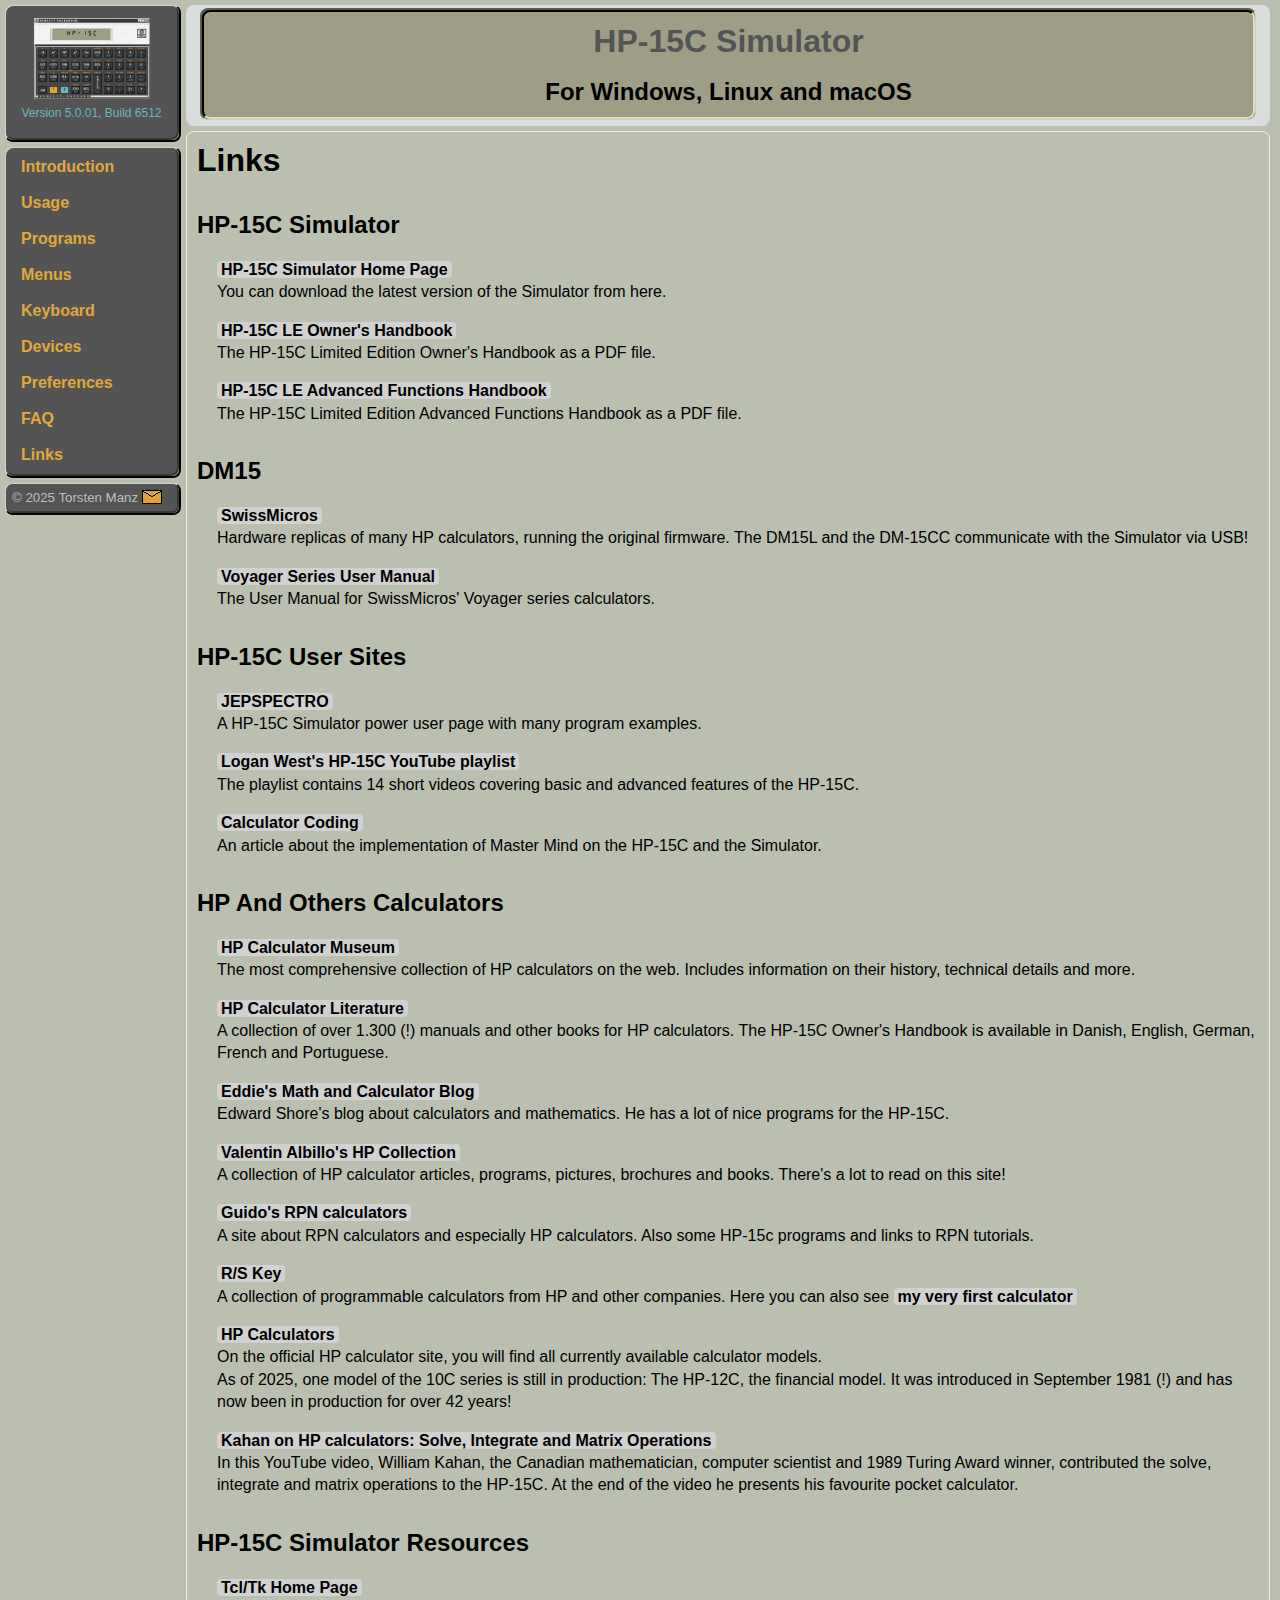
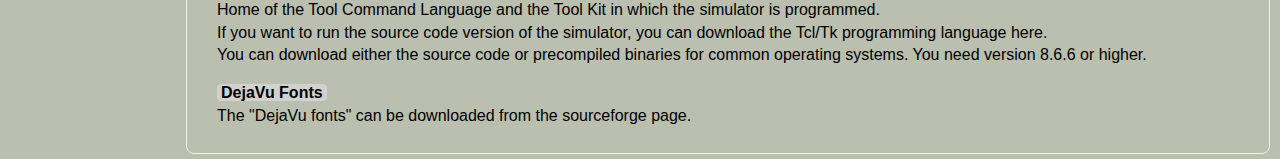
<file: doc/links.html>
<!DOCTYPE html>
<html lang="en">
<head>
  <meta charset="utf-8">
  <link rel="stylesheet" type="text/css" href="formats/layout.css">
  <link rel="stylesheet" type="text/css" href="formats/formats.css">
  <link rel="shortcut icon" type="image/x-icon" href="images/favicon.ico">
  <meta name="viewport" content="width=device-width, initial-scale=1">
  <title>HP-15C: Links</title>
</head>
<body>

<div class="sidenav">

  <div id="logo_frame">
    <div id="logo" style="text-align:center;">
      <a href="index.html"><img src="images/HP-15C_small.png" title="Home" width="116" height="81" alt="HP-15C_small.png 116x81" style="padding-top: 10px; border-width:0"></a><br>
      <span style="font-size:75%; color:#6CB7BD;">Version 5.0.01, Build 6512</span>
    </div>
  </div>
  <div id="navigation_frame">
    <div id="navigation">
      <a href="introduction.html" class="Content1">Introduction</a><br>
      <br>
      <a href="usage.html" class="Content1">Usage</a><br>
      <br>
      <a href="programs.html" class="Content1">Programs</a><br>
      <br>
      <a href="menus.html" class="Content1">Menus</a><br>
      <br>
      <a href="keyboard.html" class="Content1">Keyboard</a><br>
      <br>
      <a href="devices.html" class="Content1">Devices</a><br>
      <br>
      <a href="preferences.html" class="Content1">Preferences</a><br>
      <br>
      <a href="FAQ.html" class="Content1">FAQ</a><br>
      <br>
      <a href="links.html" class="Content1">Links</a><br>
    </div>
  </div>
  <div id="contact_frame_1">
    <div class="contact">
    &copy; 2025 Torsten Manz
    <a href="mailto:info@HP-15C-Simulator.de" title="Write an email to the author.">
      <img src="images/mail_logo.gif" width="20" height="14" alt="mail_logo.gif 20x14" style="border-width:0; vertical-align: top;">
    </a>
    </div>
  </div>

</div>

<div class="contnav">

  <div id="header_border">
    <div id="header_frame">
      <div id="header" style="text-align:center;">
        <span style="font-size:200%;font-weight:bold;color:#545454;">HP-15C Simulator</span>
        <br><br>
        <span style="font-size:150%;font-weight:bold;">For Windows, Linux and macOS</span>
      </div>
    </div>
  </div>
  <div id="content">
    <h1><a id="links">Links</a></h1>
    <h2>HP-15C Simulator</h2>
      <div style="line-height: 140%;margin-left: 20px;">
        <a href="https://HP-15C-Simulator.de" target="_blank" class="internal">HP-15C Simulator Home Page</a><br>
        You can download the latest version of the Simulator from here.
        <p>
        <a href="http://www.hp.com/ctg/Manual/c03030589.pdf" title="Right click with the mouse and select 'Save Target As'" target="_blank" class="internal">HP-15C LE Owner's Handbook</a><br>
        The HP-15C Limited Edition Owner's Handbook as a PDF file.
        <p>
        <a href="http://www.hp.com/ctg/Manual/c03308725.pdf" title="Right click with the mouse and select 'Save Target As'" target="_blank" class="internal">HP-15C LE Advanced Functions Handbook</a><br>
        The HP-15C Limited Edition Advanced Functions Handbook as a PDF file.
      </div>
    <h2>DM15</h2>
      <div style="line-height: 140%;margin-left: 20px;">
        <a href="https://www.swissmicros.com/" target="_blank" class="internal">SwissMicros</a><br>
        Hardware replicas of many HP calculators, running the original firmware. The DM15L and the DM-15CC communicate with the Simulator via USB!
        <p>
        <a href="https://technical.swissmicros.com/voyager/doc/voyager_user_manual/" target="_blank" class="internal">Voyager Series User Manual</a><br>
        The User Manual for SwissMicros' Voyager series calculators.
        <p>
      </div>
    <h2>HP-15C User Sites</h2>
      <div style="line-height: 140%;margin-left: 20px;">
        <a href="https://jepspectro.com/htm/dm15.htm" target="_blank" class="internal">JEPSPECTRO</a><br>
        A HP-15C Simulator power user page with many program examples.
        <p>
        <a href="https://www.youtube.com/playlist?list=PLLSm2FQeC1QD69Q9l6z-dFAZgP2Lxkkag" target="_blank" class="internal">Logan West's HP-15C YouTube playlist</a><br>
        The playlist contains 14 short videos covering basic and advanced features of the HP-15C.
        <p>
        <a href="https://medium.com/@henk.celcius/calculator-coding-1b2fc3eef268" target="_blank" class="internal">Calculator Coding</a><br>
        An article about the implementation of Master Mind on the HP-15C and the Simulator.
      </div>
    <h2>HP And Others Calculators</h2>
      <div style="line-height: 140%;margin-left: 20px;">
        <a href="https://www.hpmuseum.org" target="_blank" class="internal">HP Calculator Museum</a><br>
        The most comprehensive collection of HP calculators on the web. Includes information on their history,
        technical details and more.
        <p>
        <a href="https://literature.hpcalc.org/" target="_blank" class="internal">HP Calculator Literature</a><br>
        A collection of over 1.300 (!) manuals and other books for HP calculators. The HP-15C Owner's Handbook is available in
        Danish, English, German, French and Portuguese.
        <p>
        <a href="https://edspi31415.blogspot.de/" target="_blank" class="internal">Eddie's Math and Calculator Blog</a><br>
        Edward Shore's blog about calculators and mathematics. He has a lot of nice programs for the HP-15C.
        <p>
        <a href="https://albillo.hpcalc.org" target="_blank" class="internal">Valentin Albillo's HP Collection</a><br>
        A collection of HP calculator articles, programs, pictures, brochures and books. There's a lot to read on this site!
        <p>
        <a href="http://linuxfocus.org/~guido/hp_calc/" target="_blank" class="internal">Guido's RPN calculators</a><br>
        A site about RPN calculators and especially HP calculators. Also some HP-15c programs and links to RPN tutorials.
        <p>
        <a href="https://www.rskey.org" target="_blank" class="internal">R/S Key</a><br>
        A collection of programmable calculators from HP and other companies. Here you can also see
        <a href="https://www.rskey.org/detail.asp?manufacturer=Privileg&amp;model=PR-56D-NC" target="_blank" class="internal">
        my very first calculator</a><br>
        <p>
        <a href="https://hpcalcs.com/" target="_blank" class="internal">HP Calculators</a><br>
        On the official HP calculator site, you will find all currently available calculator models.<br>
        As of 2025, one model of the 10C series is still in production: The HP-12C, the financial model.
        It was introduced in September 1981 (!) and has now been in production for over 42 years!
        <p>
        <a href="https://www.youtube.com/watch?v=5mBw7tnRx1c&t=62s" target="_blank" class="internal">Kahan on HP calculators: Solve, Integrate and Matrix Operations</a><br>
        In this YouTube video, William Kahan, the Canadian mathematician, computer scientist and 1989 Turing Award winner,
        contributed the solve, integrate and matrix operations to the HP-15C. At the end of the video he presents his
        favourite pocket calculator.
      </div>
    <h2>HP-15C Simulator Resources</h2>
    <div style="line-height: 140%;margin-left: 20px;">
      <a href="https://www.tcl-lang.org" target="_blank" class="internal">Tcl/Tk Home Page</a><br>
      Home of the Tool Command Language and the Tool Kit in which the simulator is programmed.<br>
      If you want to run the source code version of the simulator, you can download the Tcl/Tk programming language here.<br>
      You can download either the source code or precompiled binaries for common operating systems. You need version 8.6.6 or higher.
      <p>
      <a href="https://dejavu-fonts.github.io/" target="_blank" class="internal">DejaVu Fonts</a><br>
      The "DejaVu fonts" can be downloaded from the sourceforge page.
    </div>
  </div>

</div>
</body>
</html>
</file>
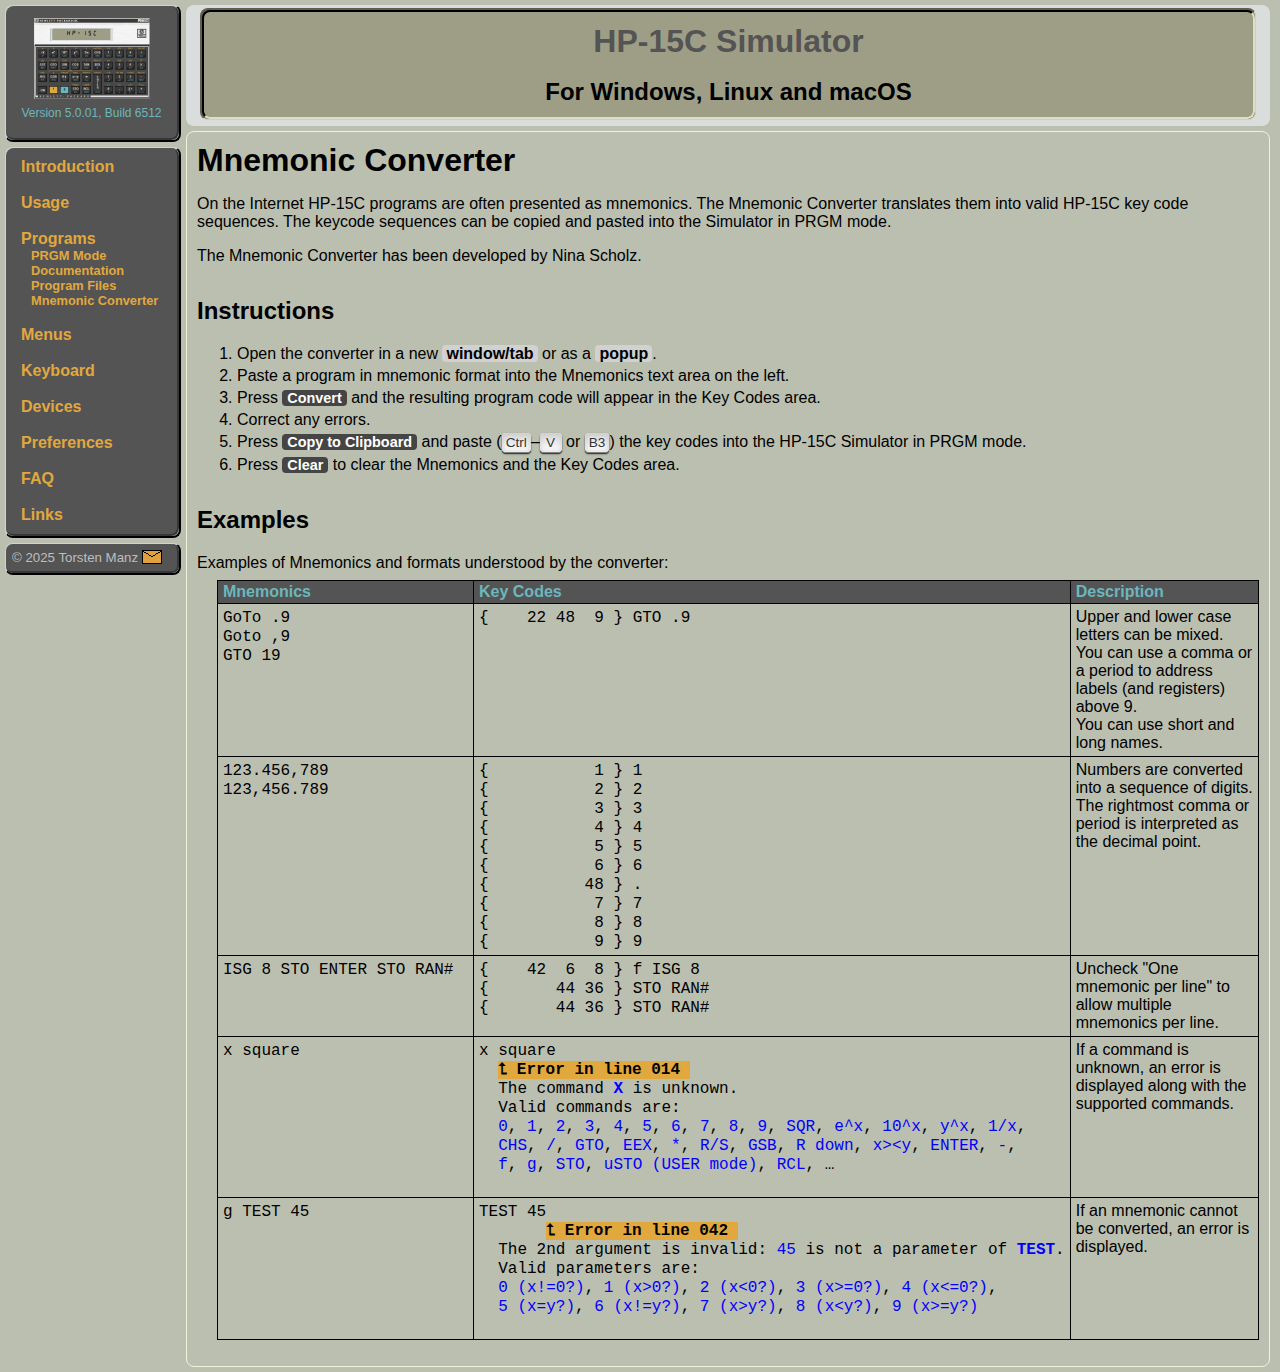
<file: doc/mnemonics.html>
<!DOCTYPE html>
<html lang="en">
<head>
  <meta charset="utf-8">
  <link rel="stylesheet" type="text/css" href="formats/layout.css">
  <link rel="stylesheet" type="text/css" href="formats/formats.css">
  <link rel="stylesheet" type="text/css" href="formats/converter.css">
  <link rel="stylesheet" type="text/css" href="js/MnemonicConverter.css">
  <link rel="shortcut icon" type="image/x-icon" href="images/favicon.ico">
  <meta name="viewport" content="width=device-width, initial-scale=1">
  <script type="text/javascript" src="js/MnemonicConverter.js"></script>
  <script type="text/javascript">
    var oPrgm = new HP15cNamesSpace.MnemonicToKeycode();
    oPrgm.setSimulator(true);
  </script>
  <title>HP-15C: Mnemonic Converter</title>
</head>

<body>

<div class="sidenav">

  <div id="logo_frame">
    <div id="logo" style="text-align:center;">
      <a href="index.html"><img src="images/HP-15C_small.png" title="Home" width="116" height="81" alt="HP-15C_small.png 116x81" style="padding-top: 10px; border-width:0"></a><br>
      <span style="font-size:75%; color:#6CB7BD;">Version 5.0.01, Build 6512</span>
    </div>
  </div>
  <div id="navigation_frame">
  <div id="navigation">
    <a href="introduction.html" class="Content1">Introduction</a><br>
    <br>
    <a href="usage.html" class="Content1">Usage</a><br>
    <br>
    <a href="programs.html" class="Content1">Programs</a><br>
      <div class="Content2">
        <a href="programs.html#prgmmode">PRGM Mode</a><br>
        <a href="programs.html#prgmdocu">Documentation</a><br>
        <a href="programs.html#prgmfiles">Program Files</a><br>
        <a href="mnemonics.html">Mnemonic Converter</a><br>
      </div>
    <br>
    <a href="menus.html" class="Content1">Menus</a><br>
    <br>
    <a href="keyboard.html" class="Content1">Keyboard</a><br>
    <br>
    <a href="devices.html" class="Content1">Devices</a><br>
    <br>
    <a href="preferences.html" class="Content1">Preferences</a><br>
    <br>
    <a href="FAQ.html" class="Content1">FAQ</a><br>
    <br>
    <a href="links.html" class="Content1">Links</a><br>
    </div>
  </div>
  <div id="contact_frame_1">
    <div class="contact">
    &copy; 2025 Torsten Manz
    <a href="mailto:info@HP-15C-Simulator.de" title="Write an email to the author.">
      <img src="images/mail_logo.gif" width="20" height="14" alt="mail_logo.gif 20x14" style="border-width:0; vertical-align: top;">
    </a>
    </div>
  </div>

</div>

<div class="contnav">

  <div id="header_border">
    <div id="header_frame">
      <div id="header" style="text-align:center;">
        <span style="font-size:200%;font-weight:bold;color:#545454;">HP-15C Simulator</span>
        <br><br>
        <span style="font-size:150%;font-weight:bold;">For Windows, Linux and macOS</span>
      </div>
    </div>
  </div>
  <div id="content">
    <h1><a id="links">Mnemonic Converter</a></h1>
    <p>
    On the Internet HP-15C programs are often presented as mnemonics. The Mnemonic Converter translates them into valid
    HP-15C key code sequences. The keycode sequences can be copied and pasted into the Simulator in PRGM mode.
    <p>
    The Mnemonic Converter has been developed by Nina Scholz.
    <p>
    <h2>Instructions</h2>
    <ol>
      <li>Open the converter in a new <a href="converter.html" target="MCwindow" class="internal">window/tab</a> or as a
        <a class="internal" target="MCpopup" href="converter.html"
           onclick="window.open('converter.html','HP-15C: Mnenomic Converter','status=no,location=no,toolbar=no,menubar=no,left=600,top=10,width=910,height=920'); return false;">
          popup</a>.
      </li>
      <li>Paste a program in mnemonic format into the Mnemonics text area on the left.</li>
      <li>Press <span class="KeyLabel">Convert</span> and the resulting program code will appear in the Key Codes area.</li>
      <li>Correct any errors.</li>
      <li>Press <span class="KeyLabel">Copy to Clipboard</span> and paste (<span class="ShortCut">Ctrl</span>&ndash;<span class="ShortCut">V</span> or <span class="ShortCut">B3</span>)
      the key codes into the HP-15C Simulator in PRGM mode.</li>
      <li>Press <span class="KeyLabel">Clear</span> to clear the Mnemonics and the Key Codes area.</li>
    </ol>

    <p>
    <h2>Examples</h2>
    Examples of Mnemonics and formats understood by the converter:
    <table class="TblLayout">
      <colgroup>
        <col style="width: 16em;">
        <col style="width: 15%;">
        <col style="">
      </colgroup>
      <thead>
          <tr>
            <th class="TblHead">Mnemonics</th>
            <th class="TblHead">Key Codes</th>
            <th class="TblHead">Description</th>
          </tr>
        </thead>
      <tbody>
        <tr>
          <td class="TblTopLeft"><code>GoTo .9<br>Goto ,9<br>GTO 19</code></td>
          <td class="TblTopLeft"><code style="white-space: pre-wrap;">{    22 48  9 } GTO .9</code></td>
          <td class="TblTopLeft">Upper and lower case letters can be mixed.<br>You can use a comma or a period to address labels (and registers) above 9.<br>
          You can use short and long names.</td>
        </tr>
        <tr>
          <td class="TblTopLeft"><code>123.456,789<br>123,456.789</code></td>
          <td class="TblTopLeft"><code style="white-space: pre-wrap;">{           1 } 1<br>{           2 } 2<br>{           3 } 3<br>{           4 } 4
{           5 } 5<br>{           6 } 6<br>{          48 } .<br>{           7 } 7<br>{           8 } 8<br>{           9 } 9</code></td>
          <td class="TblTopLeft">Numbers are converted into a sequence of digits.<br>The rightmost comma or period is interpreted as the decimal point.</td>
        </tr>
        <tr>
          <td class="TblTopLeft"><code>ISG 8 STO ENTER STO RAN#</code></td>
          <td class="TblTopLeft"><code style="white-space: pre-wrap;">{    42  6  8 } f ISG 8<br>{       44 36 } STO RAN#<br>{       44 36 } STO RAN#</code></td>
          <td class="TblTopLeft">Uncheck "One mnemonic per line" to allow multiple mnemonics per line.</td>
        </tr>
        <tr>
          <td class="TblTopLeft"><code>x square</code></td>
          <td class="TblTopLeft"><code style="white-space: pre;">x square
  <span class="MCerror">&#11172; Error in line 014 </span>
  The command <span class="MCcommand">X</span> is unknown.
  Valid commands are:
  <span class="MCargument">0</span>, <span class="MCargument">1</span>, <span class="MCargument">2</span>, <span class="MCargument">3</span>, <span class="MCargument">4</span>, <span class="MCargument">5</span>, <span class="MCargument">6</span>, <span class="MCargument">7</span>, <span class="MCargument">8</span>, <span class="MCargument">9</span>, <span class="MCargument">SQR</span>, <span class="MCargument">e^x</span>, <span class="MCargument">10^x</span>, <span class="MCargument">y^x</span>, <span class="MCargument">1/x</span>,
  <span class="MCargument">CHS</span>, <span class="MCargument">/</span>, <span class="MCargument">GTO</span>, <span class="MCargument">EEX</span>, <span class="MCargument">*</span>, <span class="MCargument">R/S</span>, <span class="MCargument">GSB</span>, <span class="MCargument">R down</span>, <span class="MCargument">x&gt;&lt;y</span>, <span class="MCargument">ENTER</span>, <span class="MCargument">-</span>,
  <span class="MCargument">f</span>, <span class="MCargument">g</span>, <span class="MCargument">STO</span>, <span class="MCargument">uSTO (USER mode)</span>, <span class="MCargument">RCL</span>, &hellip;
  </code></td>
          <td class="TblTopLeft">If a command is unknown, an error is displayed along with the supported commands.</td>
        </tr>
        <tr>
          <td class="TblTopLeft"><code>g TEST 45</code></td>
          <td class="TblTopLeft"><code style="white-space: pre;">TEST 45
       <span class="MCerror">&#11172; Error in line 042 </span>
  The 2nd argument is invalid: <span class="MCargument">45</span> is not a parameter of <span class="MCcommand">TEST</span>.
  Valid parameters are:
  <span class="MCargument">0 (x!=0?)</span>, <span class="MCargument">1 (x&gt;0?)</span>, <span class="MCargument">2 (x&lt;0?)</span>, <span class="MCargument">3 (x&gt;=0?)</span>, <span class="MCargument">4 (x&lt;=0?)</span>,
  <span class="MCargument">5 (x=y?)</span>, <span class="MCargument">6 (x!=y?)</span>, <span class="MCargument">7 (x&gt;y?)</span>, <span class="MCargument">8 (x&lt;y?)</span>, <span class="MCargument">9 (x&gt;=y?)</span>
  </code></td>
          <td class="TblTopLeft">If an mnemonic cannot be converted, an error is displayed.</td>
        </tr>
      </tbody>
    </table>
  </div>

</div>
</body>
</html>
</file>
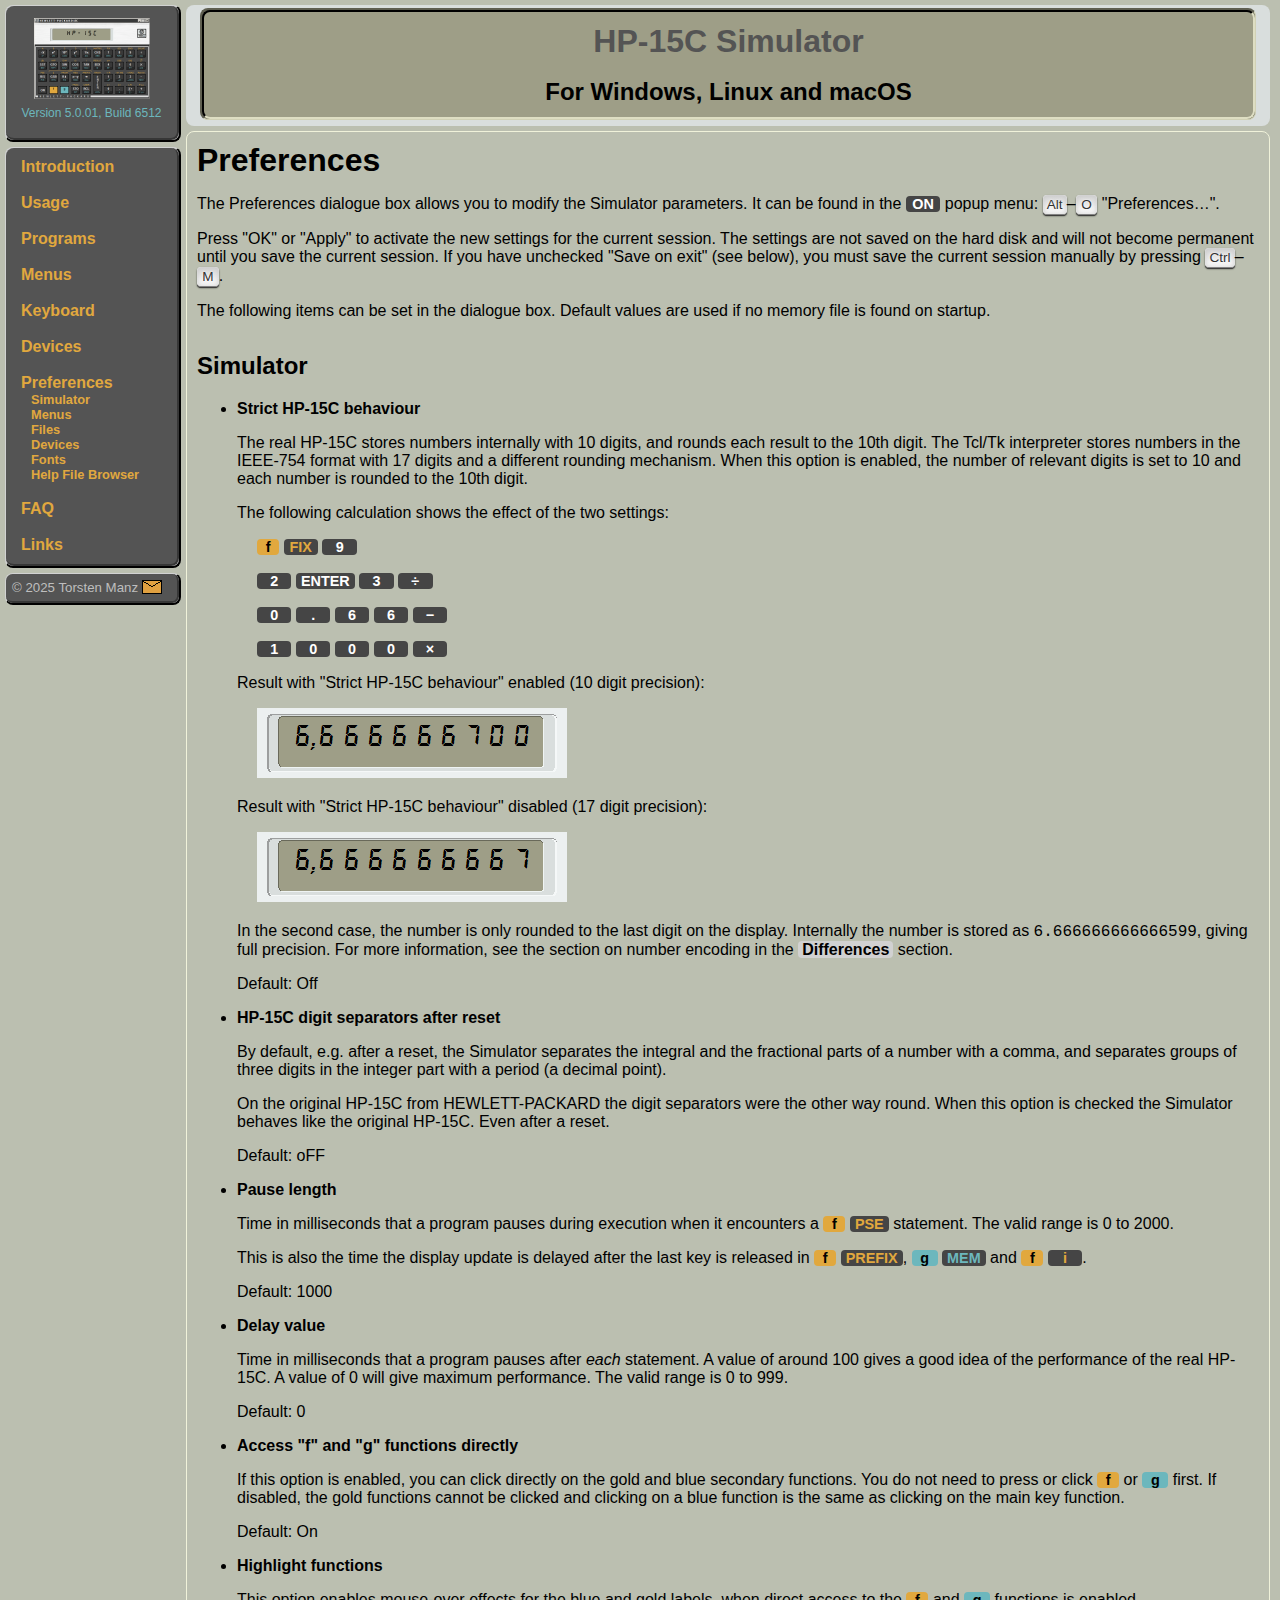
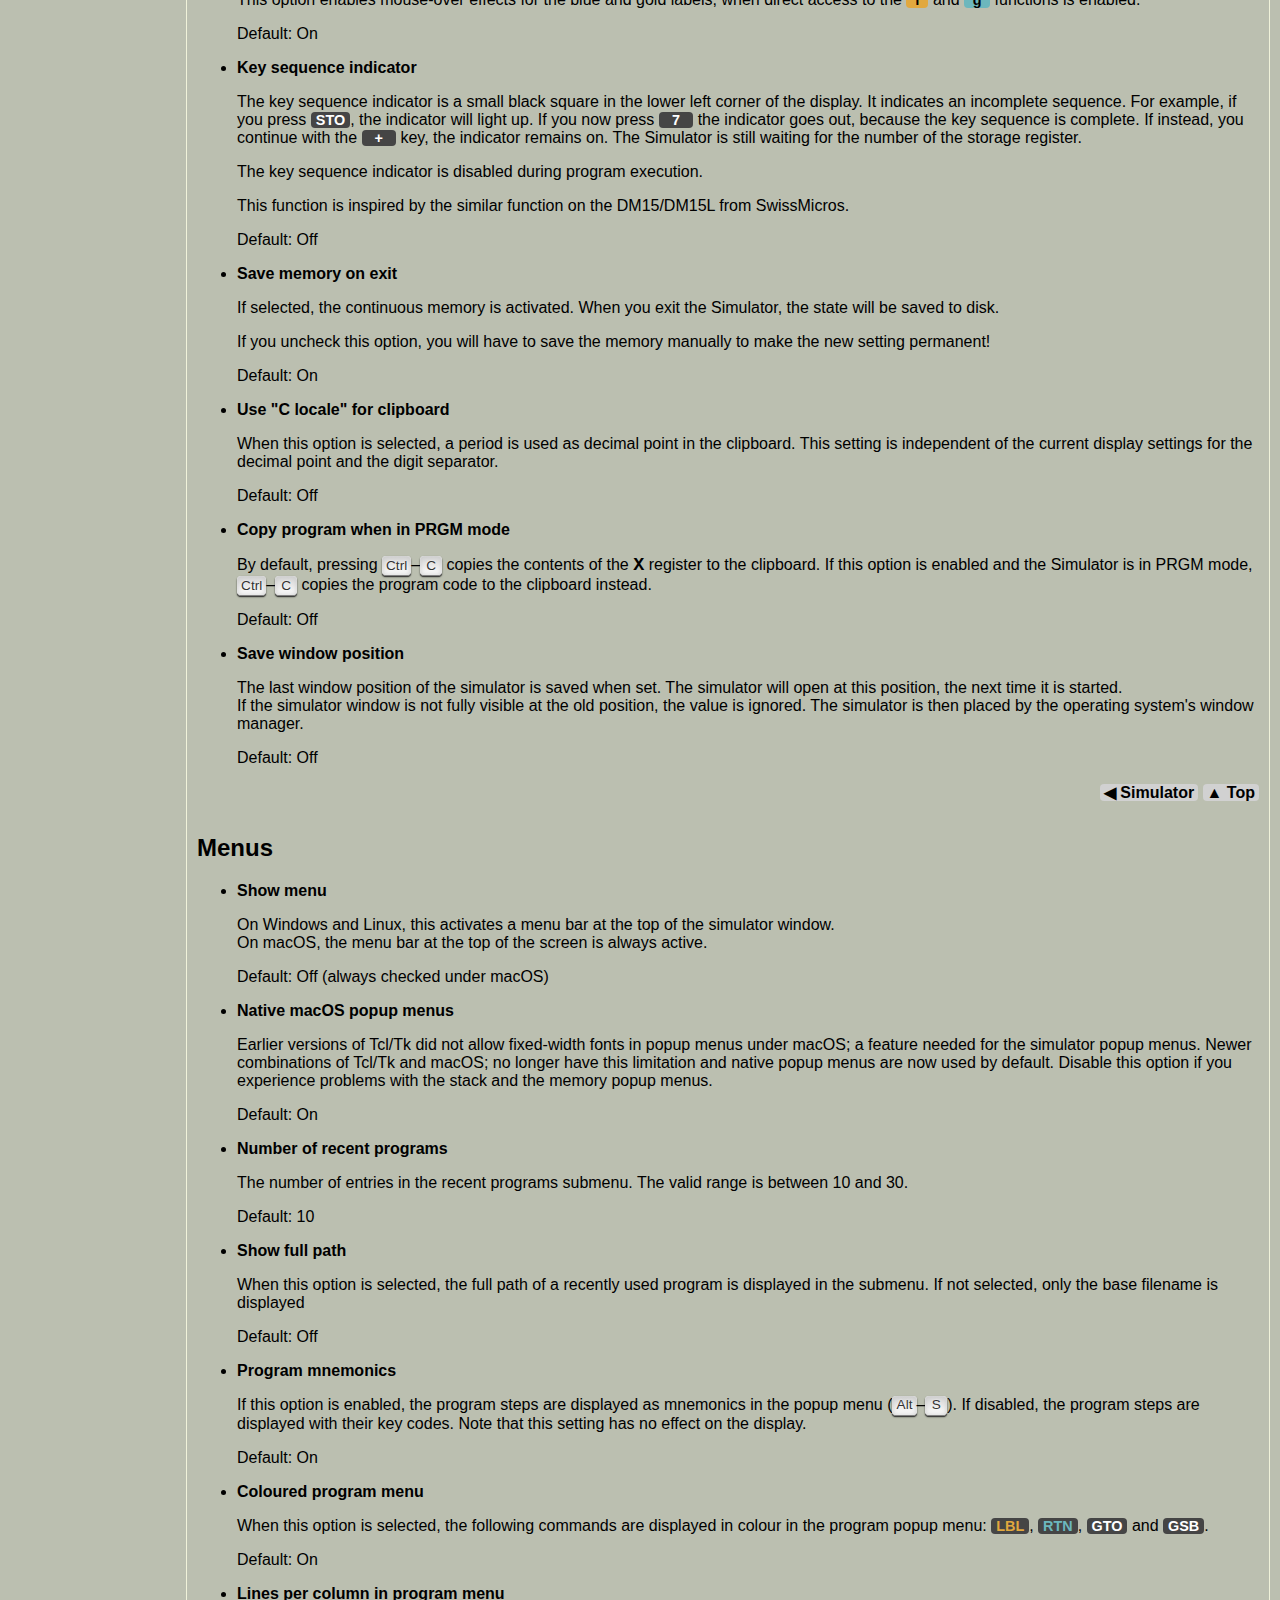
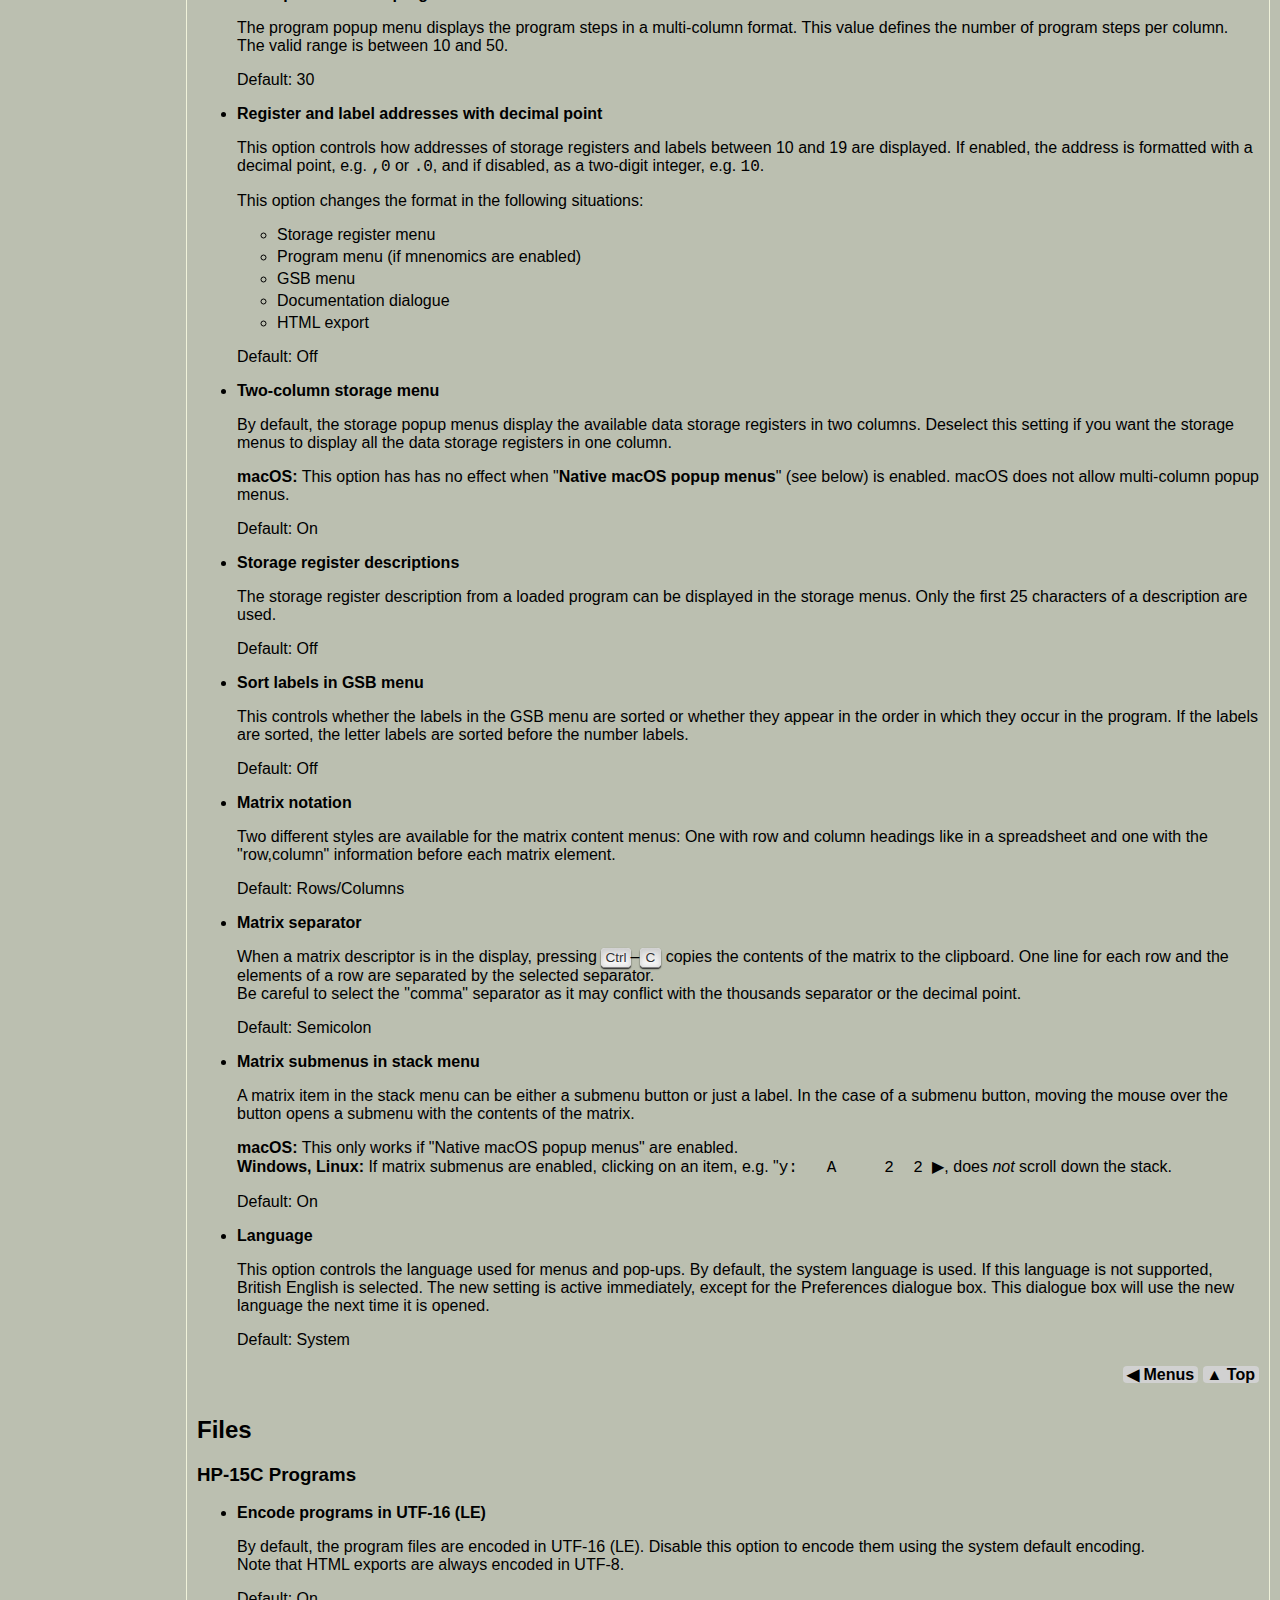
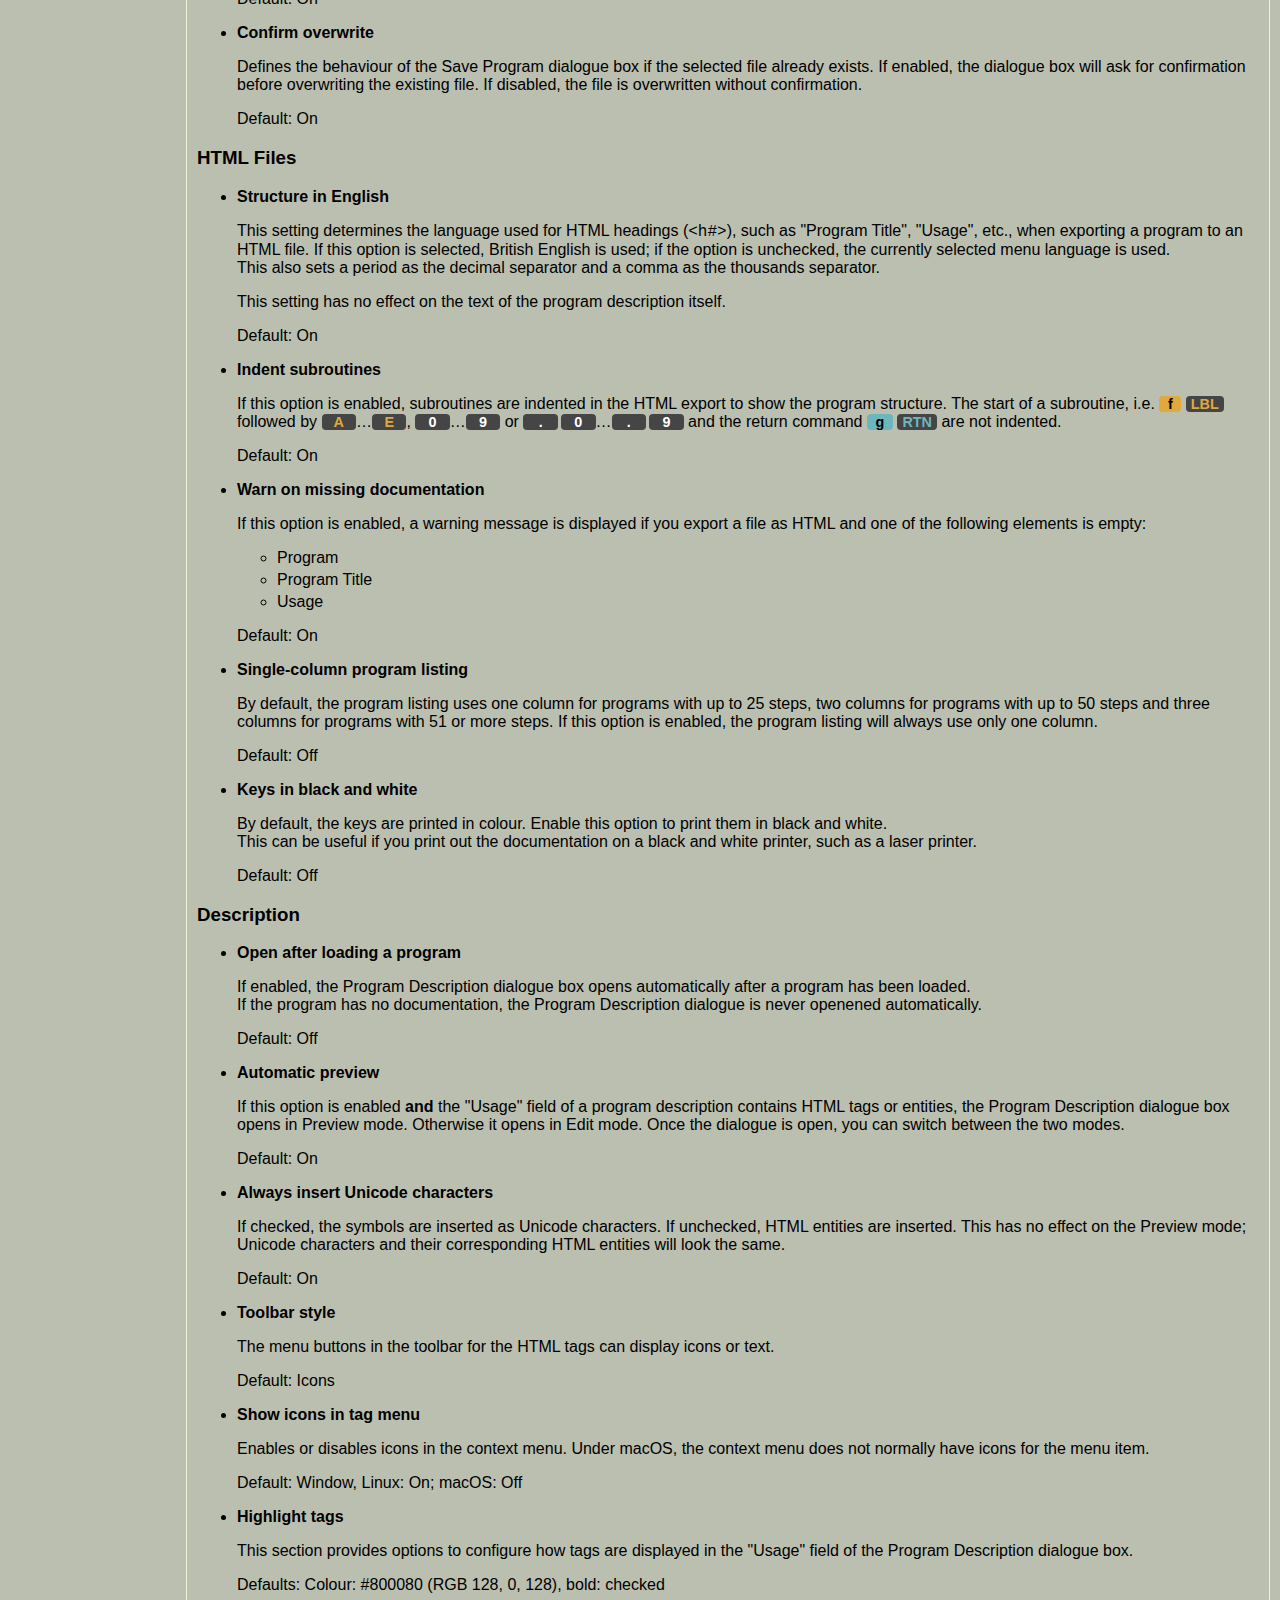
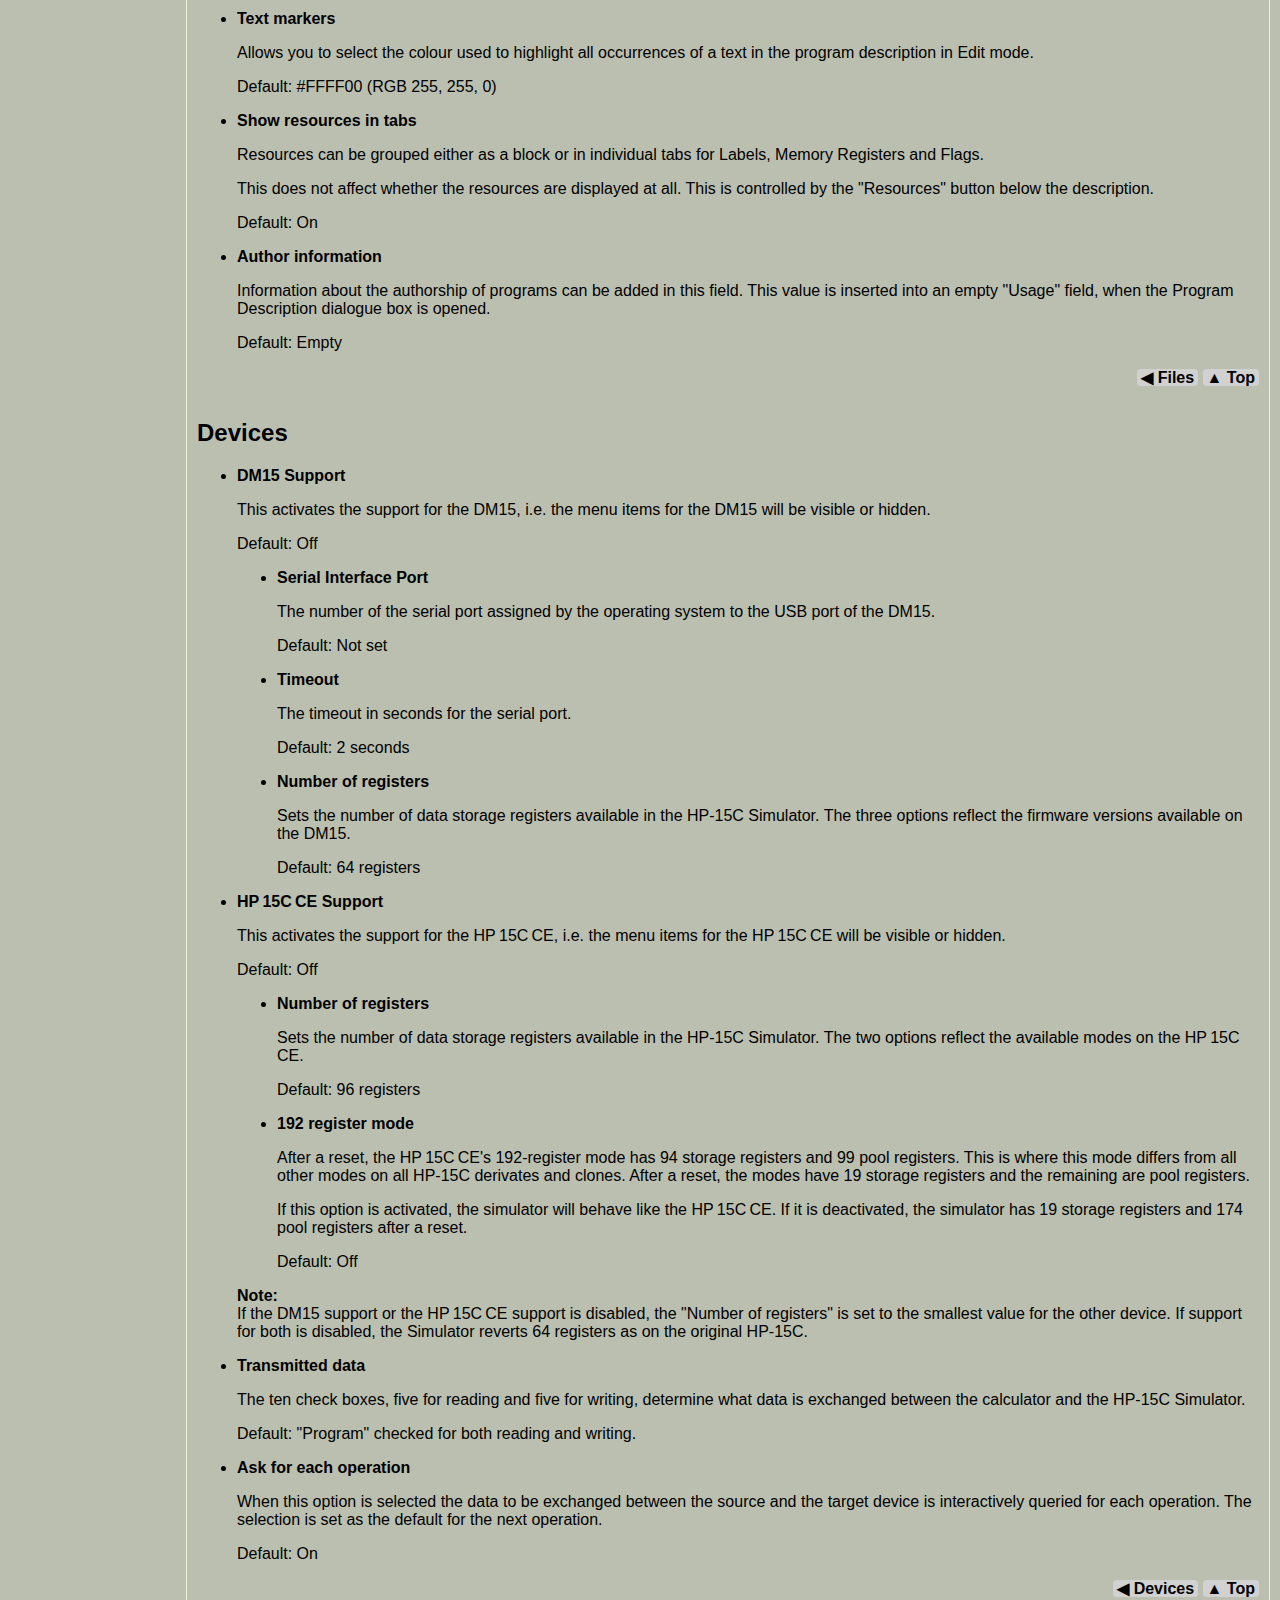
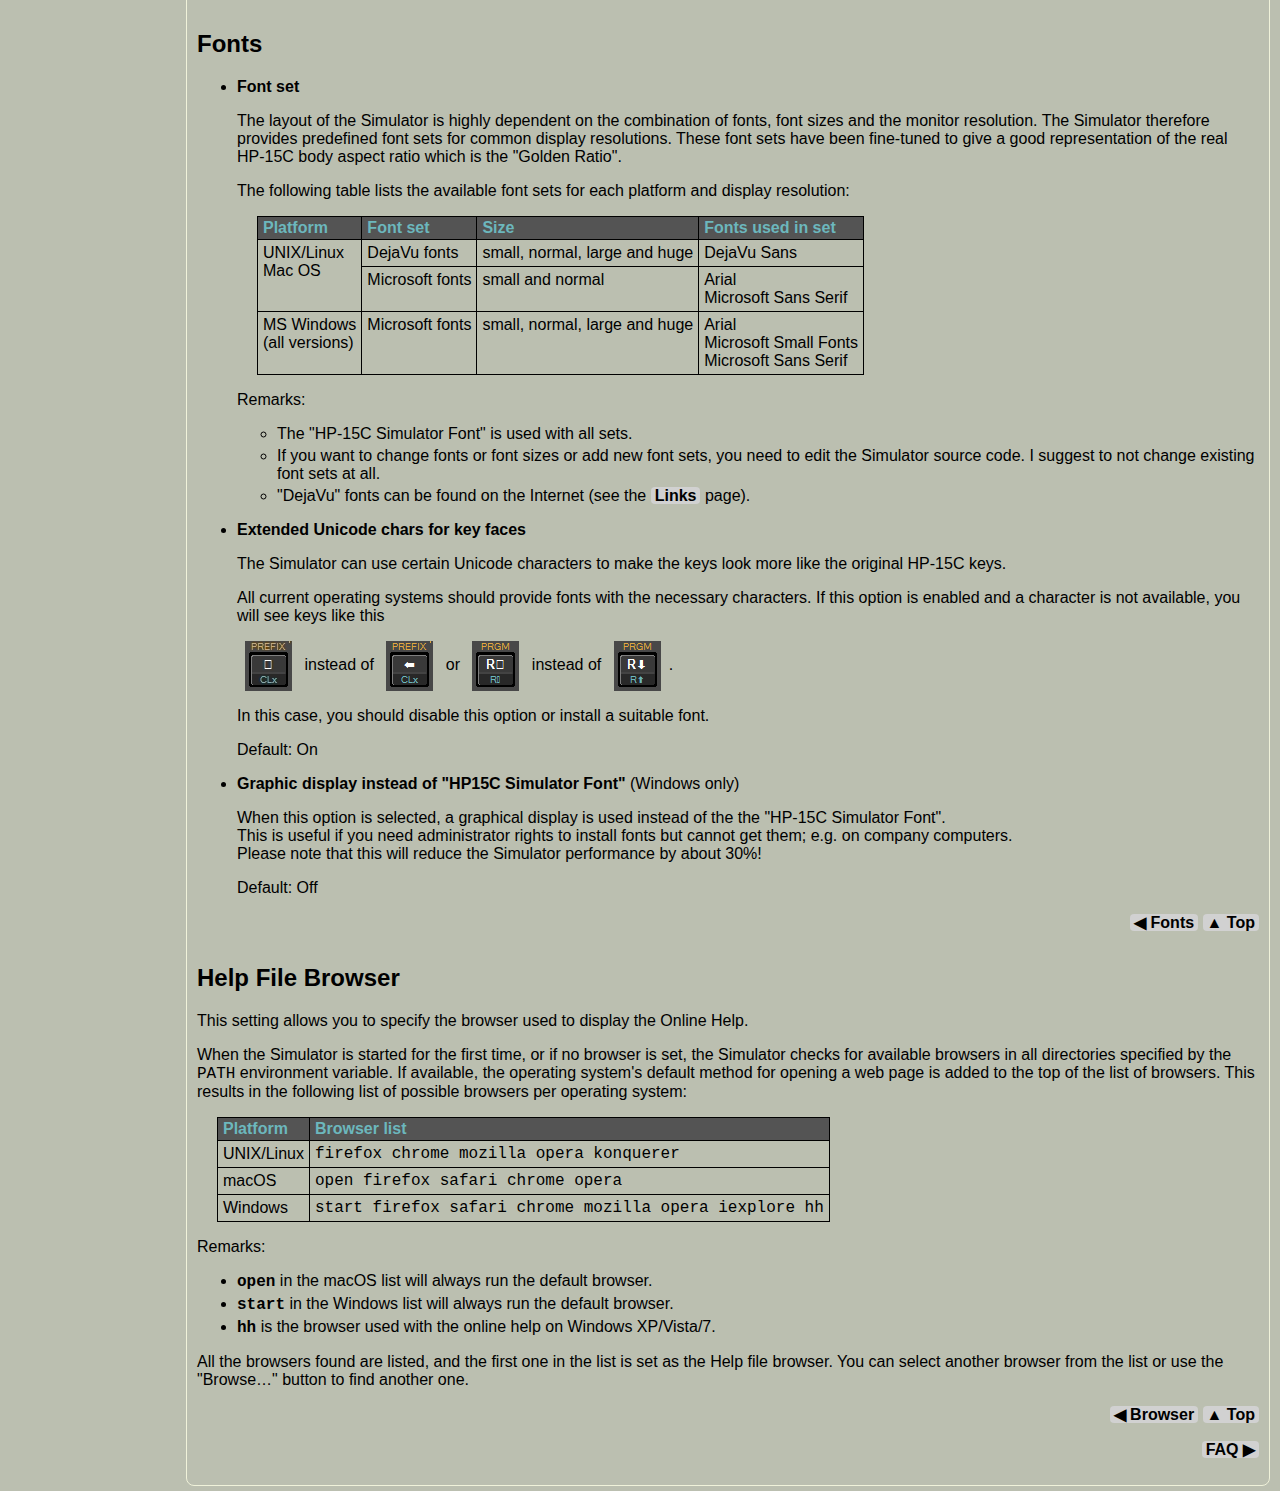
<file: doc/preferences.html>
<!DOCTYPE html>
<html lang="en">
<head>
  <meta charset="utf-8">
  <link rel="stylesheet" type="text/css" href="formats/layout.css">
  <link rel="stylesheet" type="text/css" href="formats/formats.css">
  <link rel="shortcut icon" type="image/x-icon" href="images/favicon.ico">
  <meta name="viewport" content="width=device-width, initial-scale=1">
  <title>HP-15C: Preferences</title>
</head>
<body>
<div class="sidenav">

  <div id="logo_frame">
    <div id="logo" style="text-align:center;">
      <a href="index.html"><img src="images/HP-15C_small.png" title="Home" width="116" height="81" alt="HP-15C_small.png 116x81" style="padding-top: 10px; border-width:0"></a><br>
      <span style="font-size:75%; color:#6CB7BD;">Version 5.0.01, Build 6512</span>
    </div>
  </div>
  <div id="navigation_frame">
  <div id="navigation">
    <a href="introduction.html" class="Content1">Introduction</a><br>
    <br>
    <a href="usage.html" class="Content1">Usage</a><br>
    <br>
    <a href="programs.html" class="Content1">Programs</a><br>
    <br>
    <a href="menus.html" class="Content1">Menus</a><br>
    <br>
    <a href="keyboard.html" class="Content1">Keyboard</a><br>
    <br>
    <a href="devices.html" class="Content1">Devices</a><br>
    <br>
    <a href="preferences.html" class="Content1">Preferences</a><br>
      <div class="Content2">
        <a href="preferences.html#simulator">Simulator</a><br>
        <a href="preferences.html#menus">Menus</a><br>
        <a href="preferences.html#files">Files</a><br>
        <a href="preferences.html#devices">Devices</a><br>
        <a href="preferences.html#fonts">Fonts</a><br>
        <a href="preferences.html#browser">Help File Browser</a><br>
      </div>
    <br>
    <a href="FAQ.html" class="Content1">FAQ</a><br>
    <br>
    <a href="links.html" class="Content1">Links</a><br>
    </div>
  </div>
  <div id="contact_frame_1">
    <div class="contact">
    &copy; 2025 Torsten Manz
    <a href="mailto:info@HP-15C-Simulator.de" title="Write an email to the author.">
      <img src="images/mail_logo.gif" width="20" height="14" alt="mail_logo.gif 20x14" style="border-width:0; vertical-align: top;">
    </a>
    </div>
  </div>

</div>

<div class="contnav">

  <div id="header_border">
    <div id="header_frame">
      <div id="header" style="text-align:center;">
        <span style="font-size:200%;font-weight:bold;color:#545454;">HP-15C Simulator</span>
        <br><br>
        <span style="font-size:150%;font-weight:bold;">For Windows, Linux and macOS</span>
      </div>
    </div>
  </div>
  <div id="content">
    <h1><a id="preferences">Preferences</a></h1>
    <p>
    The Preferences dialogue box allows you to modify the Simulator parameters.
    It can be found in the <span class="KeyLabel">ON</span> popup menu: <span class="ShortCut">Alt</span>&ndash;<span class="ShortCut">O</span>
    "Preferences&#8230;".
    <p>
    Press "OK" or "Apply" to activate the new settings for the current session.
    The settings are not saved on the hard disk and will not become permanent until you save the current session. If you have unchecked
    "Save on exit" (see below), you must save the current session manually by pressing
    <span class="ShortCut">Ctrl</span>&ndash;<span class="ShortCut">M</span>.
    <p>
    The following items can be set in the dialogue box. Default values are used if no memory file is found on startup.

    <h2><a id="simulator">Simulator</a></h2>
    <ul>
      <li><strong>Strict HP-15C behaviour</strong>
      <p>
      The real HP-15C stores numbers internally with 10 digits, and rounds each result to the 10th digit. The Tcl/Tk interpreter
      stores numbers in the IEEE-754 format with 17 digits and a different rounding mechanism. When this option is enabled, the
      number of relevant digits is set to 10 and each number is rounded to the 10th digit.
      <p>
      The following calculation shows the effect of the two settings:
      <div style="margin-left:20px">
      <p>
      <span class="fKey">f</span> <span class="fKeyLabel">FIX</span> <span class="KeyLabel">9</span>
      <p>
      <span class="KeyLabel">2</span> <span class="KeyLabel">ENTER</span> <span class="KeyLabel">3</span>
      <span class="KeyLabel">&divide;</span>
      <p>
      <span class="KeyLabel">0</span> <span class="KeyLabel">.</span> <span class="KeyLabel">6</span> <span class="KeyLabel">6</span>
      <span class="KeyLabel">&#8722;</span>
      <p>
      <span class="KeyLabel">1</span> <span class="KeyLabel">0</span> <span class="KeyLabel">0</span> <span class="KeyLabel">0</span>
      <span class="KeyLabel">&#215;</span>
      </div>
      <p>
      Result with "Strict HP-15C behaviour" enabled (10 digit precision):
      <p>
      <img class="Image" src="images/prefs_strict_hp15c_on.png" width="310" height="70" alt="Strict HP-15C behaviour ON">
      <p>
      Result with "Strict HP-15C behaviour" disabled (17 digit precision):
      <p>
      <img class="Image" src="images/prefs_strict_hp15c_off.png" width="310" height="70" alt="Strict HP-15C behaviour OFF">
      <p>
      In the second case, the number is only rounded to the last digit on the display. Internally the number is stored as
      <code>6.666666666666599</code>, giving full precision. For more information, see the section on number encoding in the
      <a href="#differences" class="internal">Differences</a> section.
      <p>
      Default: Off
      </li>

      <li><strong>HP-15C digit separators after reset</strong>
      <p>
      By default, e.g. after a reset, the Simulator separates the integral and the fractional parts of a number with a comma,
      and separates groups of three digits in the integer part with a period (a decimal point).
      <p>
      On the original HP-15C from HEWLETT-PACKARD the digit separators were the other way round. When this option is checked
      the Simulator behaves like the original HP-15C. Even after a reset.
      <p>
      Default: oFF
      </li>

      <li><strong>Pause length</strong>
      <p>
      Time in milliseconds that a program pauses during execution when it encounters a
      <span class="fKey">f</span>&nbsp;<span class="fKeyLabel">PSE</span> statement. The valid range is 0 to 2000.
      <p>
      This is also the time the display update is delayed after the last key is released in <span class="fKey">f</span>&nbsp;<span class="fKeyLabel">PREFIX</span>,
      <span class="gKey">g</span>&nbsp;<span class="gKeyLabel">MEM</span> and <span class="fKey">f</span>&nbsp;<span class="fKeyLabel">i</span>.
      <p>
      Default: 1000
      </li>

      <li><strong>Delay value</strong>
      <p>
      Time in milliseconds that a program pauses after <em>each</em> statement. A value of around 100 gives a good idea of the
      performance of the real HP-15C. A value of 0 will give maximum performance. The valid range is 0 to 999.
      <p>
      Default: 0
      </li>

      <li id="fgdirectly"><strong>Access "f" and "g" functions directly</strong>
      <p>
      If this option is enabled, you can click directly on the gold and blue secondary functions. You do not need to press or
      click <span class="fKey">f</span> or <span class="gKey">g</span> first. If disabled, the gold functions cannot be
      clicked and clicking on a blue function is the same as clicking on the main key function.
      <p>
      Default: On
      </li>

      <li><strong>Highlight functions</strong>
      <p>
      This option enables mouse-over effects for the blue and gold labels, when direct access to the <span class="fKey">f</span>
      and <span class="gKey">g</span> functions is enabled.<br>
      <p>
      Default: On
      </li>

      <li><strong>Key sequence indicator</strong>
      <p>
      The key sequence indicator is a small black square in the lower left corner of the display. It indicates an
      incomplete sequence. For example, if you press <span class="KeyLabel">STO</span>, the indicator will light up. If you now
      press <span class="KeyLabel">7</span> the indicator goes out, because the key sequence is complete. If instead, you continue
      with the <span class="KeyLabel">+</span> key, the indicator remains on. The Simulator is still waiting for the
      number of the storage register.
      <p>
      The key sequence indicator is disabled during program execution.
      <p>
      This function is inspired by the similar function on the DM15/DM15L from SwissMicros.
      <p>
      Default: Off
      </li>

      <li><strong>Save memory on exit</strong>
      <p>
      If selected, the continuous memory is activated. When you exit the Simulator, the state will be saved to disk.<p>
      If you uncheck this option, you will have to save the memory manually to make the new setting permanent!<p>
      Default: On
      </li>

      <li><strong>Use "C locale" for clipboard</strong>
      <p>
      When this option is selected, a period is used as decimal point in the clipboard. This setting is independent of the
      current display settings for the decimal point and the digit separator.
      <p>
      Default: Off
      </li>

      <li><strong>Copy program when in PRGM mode</strong>
      <p>
      By default, pressing <span class="ShortCut">Ctrl</span>&ndash;<span class="ShortCut">C</span> copies the contents of the
      <span class="register">X</span> register to the clipboard. If this option is enabled and the Simulator is in PRGM mode,
      <span class="ShortCut">Ctrl</span>&ndash;<span class="ShortCut">C</span> copies the program code to the clipboard instead.
      <p>
      Default: Off
      </li>
      <li><strong>Save window position</strong>
      <p>
      The last window position of the simulator is saved when set. The simulator will open at this position, the next time it
      is started.<br>
      If the simulator window is not fully visible at the old position, the value is ignored. The simulator is then placed by
      the operating system's window manager.
      <p>
      Default: Off
      </li>
    </ul>

    <p style="text-align:right"><a href="#simulator" class="internal">&#9664; Simulator</a>&nbsp;<a href="#top" class="internal">&#9650; Top</a>

    <h2><a id="menus">Menus</a></h2>
    <ul>
      <li><strong>Show menu</strong>
      <p>
      On Windows and Linux, this activates a menu bar at the top of the simulator window.<br>
      On macOS, the menu bar at the top of the screen is always active.
      <p>
      Default: Off (always checked under macOS)
      </li>

      <li><strong>Native macOS popup menus</strong>
      <p>
      Earlier versions of Tcl/Tk did not allow fixed-width fonts in popup menus under macOS; a feature needed for the simulator
      popup menus. Newer combinations of Tcl/Tk and macOS; no longer have this limitation and native popup menus are now used by
      default. Disable this option if you experience problems with the stack and the
      memory popup menus.
      <p>
      Default: On
      </li>

      <li><strong>Number of recent programs</strong>
      <p>
      The number of entries in the recent programs submenu. The valid range is between 10 and 30.
      <p>
      Default: 10
      </li>

      <li><strong>Show full path</strong>
      <p>
      When this option is selected, the full path of a recently used program is displayed in the submenu. If not selected, only
      the base filename is displayed
      <p>
      Default: Off
      </li>

      <li><strong>Program mnemonics</strong>
      <p>
      If this option is enabled, the program steps are displayed as mnemonics in the popup menu
      (<span class="ShortCut">Alt</span>&ndash;<span class="ShortCut">S</span>). If disabled, the program steps are displayed with
      their key codes. Note that this setting has no effect on the display.
      <p>
      Default: On
      </li>

      <li><strong>Coloured program menu</strong>
      <p>
      When this option is selected, the following commands are displayed in colour in the program popup menu: <span class="fKeyLabel">LBL</span>, <span class="gKeyLabel">RTN</span>,
      <span class="KeyLabel">GTO</span> and <span class="KeyLabel">GSB</span>.
      <p>
      Default: On
      </li>

      <li><strong>Lines per column in program menu</strong>
      <p>
      The program popup menu displays the program steps in a multi-column format. This value defines the number
      of program steps per column. The valid range is between 10 and 50.
      <p>
      Default: 30
      </li>

      <li><strong>Register and label addresses with decimal point</strong>
      <p>
      This option controls how addresses of storage registers and labels between 10 and 19 are displayed. If enabled, the address
      is formatted with a decimal point, e.g. <code>,0</code> or <code>.0</code>, and if disabled, as a two-digit integer, e.g. <code>10</code>.<br>
      <p>
      This option changes the format in the following situations:
      <ul>
      <li>Storage register menu</li>
      <li>Program menu (if mnenomics are enabled)</li>
      <li>GSB menu</li>
      <li>Documentation dialogue</li>
      <li>HTML export</li>
      </ul>
      <p>
      Default: Off
      </li>

      <li><strong>Two-column storage menu</strong>
      <p>
      By default, the storage popup menus display the available data storage registers in two columns.
      Deselect this setting if you want the storage menus to display all the data storage registers in one column.
      <p>
      <strong>macOS:</strong> This option has has no effect when "<strong>Native macOS popup menus</strong>"
      (see below) is enabled.  macOS does not allow multi-column popup menus.
      <p>
      Default: On
      </li>

      <li><strong>Storage register descriptions</strong>
      <p>
      The storage register description from a loaded program can be displayed in the storage menus. Only the first 25 characters
      of a description are used.
      <p>
      Default: Off
      </li>

      <li><strong>Sort labels in GSB menu</strong>
      <p>
      This controls whether the labels in the GSB menu are sorted or whether they appear in the order in which they occur in the program.
      If the labels are sorted, the letter labels are sorted before the number labels.
      <p>
      Default: Off
      </li>

      <li><strong>Matrix notation</strong>
      <p>
      Two different styles are available for the matrix content menus: One with row and column headings like in a spreadsheet and one with the
      "row,column" information before each matrix element.
      <p>
      Default: Rows/Columns
      </li>

      <li><strong>Matrix separator</strong>
      <p>
      When a matrix descriptor is in the display, pressing <span class="ShortCut">Ctrl</span>&ndash;<span class="ShortCut">C</span>
      copies the contents of the matrix to the clipboard. One line for each row and the elements of a row are separated by the selected
      separator.<br>
      Be careful to select the "comma" separator as it may conflict with the thousands separator or the decimal point.
      <p>
      Default: Semicolon
      </li>

      <li><strong>Matrix submenus in stack menu</strong>
      <p>
      A matrix item in the stack menu can be either a submenu button or just a label. In the case of a submenu button, moving
      the mouse over the button opens a submenu with the contents of the matrix.
      <p>
      <strong>macOS:</strong> This only works if "Native macOS popup menus" are enabled.<br>
      <strong>Windows, Linux:</strong> If matrix submenus are enabled, clicking on an item, e.g.
      "<code>y: &nbsp;&nbsp;A&nbsp;&nbsp;&nbsp;&nbsp;&nbsp;2&nbsp;&nbsp;2&nbsp;&#9654;</code>, does <em>not</em> scroll down the stack.
      <p>
      Default: On
      </li>

      <li><strong>Language</strong>
      <p>
      This option controls the language used for menus and pop-ups. By default, the system language is used. If this language is
      not supported, British English is selected. The new setting is active immediately, except for the Preferences dialogue box.
      This dialogue box will use the new language the next time it is opened.
      <p>
      Default: System
      </li>
    </ul>

    <p style="text-align:right"><a href="#menus" class="internal">&#9664; Menus</a>&nbsp;<a href="#top" class="internal">&#9650; Top</a>

    <h2><a id="files">Files</a></h2>
    <h3>HP-15C Programs</h3>
    <ul>
      <li><strong>Encode programs in UTF-16 (LE)</strong>
      <p>
      By default, the program files are encoded in UTF-16 (LE). Disable this option to encode them using the system default encoding.<br>
      Note that HTML exports are always encoded in UTF-8.
      <p>
      Default: On
      </li>
      <li><strong>Confirm overwrite</strong>
      <p>
      Defines the behaviour of the Save Program dialogue box if the selected file already exists.
      If enabled, the dialogue box will ask for confirmation before overwriting the existing file. If disabled, the file is
      overwritten without confirmation.
      <p>
      Default: On
      </li>
    </ul>

    <h3>HTML Files</h3>
    <ul>
      <li><strong>Structure in English</strong>
      <p>
      This setting determines the language used for HTML headings (<code>&lt;h#&gt;</code>), such as "Program Title", "Usage",
      etc., when exporting a program to an HTML file. If this option is selected, British English is used; if the option
      is unchecked, the currently selected menu language is used.<br>
      This also sets a period as the decimal separator and a comma as the thousands separator.
      <p>
      This setting has no effect on the text of the program description itself.
      <p>
      Default: On
      </li>

      <li><strong>Indent subroutines</strong>
      <p>
      If this option is enabled, subroutines are indented in the HTML export to show the program structure. The start of
      a subroutine, i.e. <span class="fKey">f</span>&nbsp;<span class="fKeyLabel">LBL</span> followed by
      <span class="fKeyLabel">A</span>…<span class="fKeyLabel">E</span>,
      <span class="KeyLabel">0</span>…<span class="KeyLabel">9</span> or
      <span class="KeyLabel">.</span>&thinsp;<span class="KeyLabel">0</span>…<span class="KeyLabel">.</span>&thinsp;<span class="KeyLabel">9</span>
      and the return command <span class="gKey">g</span>&nbsp;<span class="gKeyLabel">RTN</span> are not indented.
      <p>
      Default: On
      </li>

      <li id="missingdocu"><strong>Warn on missing documentation</strong>
      <p>
      If this option is enabled, a warning message is displayed if you export a file as HTML and one of the following elements is empty:
      <ul>
      <li>Program</li>
      <li>Program Title</li>
      <li>Usage</li>
      </ul>
      <p>
      Default: On
      </li>
      <li><strong>Single-column program listing</strong>
      <p>
      By default, the program listing uses one column for programs with up to 25 steps, two columns for programs with up to 50
      steps and three columns for programs with 51 or more steps. If this option is enabled, the program listing will always use
      only one column.
      <p>
      Default: Off
      </li>
      <li><strong>Keys in black and white</strong>
      <p>
      By default, the keys are printed in colour. Enable this option to print them in black and white.<br>
      This can be useful if you print out the documentation on a black and white printer, such as a laser printer.
      <p>
      Default: Off
      </li>
    </ul>

    <h3>Description</h3>
    <ul>
      <li id="docuonload"><strong>Open after loading a program</strong>
      <p>
      If enabled, the Program Description dialogue box opens automatically after a program has been loaded.<br>
      If the program has no documentation, the Program Description dialogue is never openened automatically.
      <p>
      Default: Off
      </li>

      <li id="automaticpreview"><strong>Automatic preview</strong>
      <p>
      If this option is enabled <strong>and</strong> the "Usage" field of a program description contains HTML tags or entities,
      the Program Description dialogue box opens in Preview mode. Otherwise it opens in Edit mode. Once the dialogue is open,
      you can switch between the two modes.<br>
      <p>
      Default: On
      </li>

      <li id="unicodesyms"><strong>Always insert Unicode characters</strong>
      <p>
      If checked, the symbols are inserted as Unicode characters. If unchecked, HTML entities are inserted.
      This has no effect on the Preview mode; Unicode characters and their corresponding HTML entities will look the same.
      <p>
      Default: On
      </li>

      <li><strong>Toolbar style</strong>
      <p>
      The menu buttons in the toolbar for the HTML tags can display icons or text.
      <p>
      Default: Icons
      </li>

      <li><strong>Show icons in tag menu</strong>
      <p>
      Enables or disables icons in the context menu. Under macOS, the context menu does not normally have icons for the menu item.
      <p>
      Default: Window, Linux: On; macOS: Off
      </li>

      <li><strong>Highlight tags</strong>
      <p>
      This section provides options to configure how tags are displayed in the "Usage" field of the Program Description dialogue box.
      <p>
      Defaults: Colour: #800080 (RGB 128, 0, 128), bold: checked
      </li>

      <li><strong>Text markers</strong>
      <p>
      Allows you to select the colour used to highlight all occurrences of a text in the program description in Edit mode.
      <p>
      Default: #FFFF00 (RGB 255, 255, 0)
      </li>

      <li><strong>Show resources in tabs</strong>
      <p>

      Resources can be grouped either as a block or in individual tabs for Labels, Memory Registers and Flags.
      <p>
      This does not affect whether the resources are displayed at all. This is controlled by the "Resources" button below the description.
      <p>
      Default: On
      </li>

      <li><strong>Author information</strong>
      <p>
      Information about the authorship of programs can be added in this field. This value is inserted into an empty "Usage" field,
      when the Program Description dialogue box is opened.
      <p>
      Default: Empty
      </li>
    </ul>

    <p style="text-align:right"><a href="#files" class="internal">&#9664; Files</a>&nbsp;<a href="#top" class="internal">&#9650; Top</a>

    <h2><a id="devices">Devices</a></h2>
    <ul>
      <li><strong>DM15 Support</strong>
        <p>
        This activates the support for the DM15, i.e. the menu items for the DM15 will be visible or hidden.
        <p>
        Default: Off
        <ul style="list-style-type:disc">
          <li><strong>Serial Interface Port</strong>
          <p>
          The number of the serial port assigned by the operating system to the USB port of the DM15.
          <p>
          Default: Not set
          </li>
          <li><strong>Timeout</strong>
          <p>
          The timeout in seconds for the serial port.
          <p>
          Default: 2 seconds
          </li>
          <li><strong>Number of registers</strong>
          <p>
          Sets the number of data storage registers available in the HP-15C Simulator. The three options reflect the firmware versions available on the DM15.<br>
          <p>
          Default: 64 registers
          </li>
        </ul>
        </li>
        <li><strong>HP&thinsp;15C&thinsp;CE Support</strong>
        <p>
        This activates the support for the HP&thinsp;15C&thinsp;CE, i.e. the menu items for the HP&thinsp;15C&thinsp;CE will be visible or hidden.
        <p>
        Default: Off
        <ul style="list-style-type:disc">
          <li><strong>Number of registers</strong>
          <p>
          Sets the number of data storage registers available in the HP-15C Simulator. The two options reflect the available modes on the HP&thinsp;15C&thinsp;CE.
          <p>
          Default: 96 registers
          </li>
          <li><strong>192 register mode</strong>
          <p>
          After a reset, the HP&thinsp;15C&thinsp;CE's 192-register mode has 94 storage registers and 99 pool registers. This is where this
          mode differs from all other modes on all HP-15C derivates and clones. After a reset, the modes have 19 storage registers and the remaining
          are pool registers.
          <p>
          If this option is activated, the simulator will behave like the HP&thinsp;15C&thinsp;CE. If it is deactivated, the simulator
          has 19 storage registers and 174 pool registers after a reset.
          <p>
          Default: Off
          </li>
        </ul>
        <strong>Note:</strong><br>
        If the DM15 support or the HP&thinsp;15C&thinsp;CE support is disabled, the "Number of registers" is set to the smallest
        value for the other device. If support for both is disabled, the Simulator reverts 64 registers as on the original HP-15C.
        <p>
      </li>
      <li><strong>Transmitted data</strong>
        <p>
        The ten check boxes, five for reading and five for writing, determine what data is exchanged between the calculator and the
        HP-15C Simulator.
        <p>
        Default: "Program" checked for both reading and writing.
        </li>
        <li><strong>Ask for each operation</strong>
        <p>
        When this option is selected the data to be exchanged between the source and the target device is interactively queried for
        each operation. The selection is set as the default for the next operation.
        <p>
        Default: On
      </li>
    </ul>

    <p style="text-align:right"><a href="#devices" class="internal">&#9664; Devices</a>&nbsp;<a href="#top" class="internal">&#9650; Top</a>

    <h2><a id="fonts">Fonts</a></h2>
    <ul>
      <li><strong>Font set</strong>
      <p>
      The layout of the Simulator is highly dependent on the combination of fonts, font sizes and the monitor resolution.
      The Simulator  therefore provides predefined font sets for common display resolutions. These font sets have been fine-tuned
      to give a good representation of the real HP-15C body aspect ratio which is the "Golden Ratio".
      <p>
      The following table lists the available font sets for each platform and display resolution:
      <table class="TblLayout">
        <thead>
          <tr>
            <th class="TblHead">Platform</th>
            <th class="TblHead">Font set</th>
            <th class="TblHead">Size</th>
            <th class="TblHead">Fonts used in set</th>
          </tr>
        </thead>
        <tbody>
          <tr>
            <th class="TblTopLeft" rowspan="2">UNIX/Linux<br>Mac OS</th>
            <td class="TblTopLeft">DejaVu fonts</td>
            <td class="TblTopLeft">small, normal, large and huge</td>
            <td class="TblTopLeft">DejaVu Sans</td>
          </tr>
          <tr>
            <td class="TblTopLeft">Microsoft fonts</td>
            <td class="TblTopLeft">small and normal</td>
            <td class="TblTopLeft">Arial<br>Microsoft Sans Serif</td>
          </tr>
          <tr>
            <th class="TblTopLeft">MS Windows<br>(all versions)</th>
            <td class="TblTopLeft">Microsoft fonts</td>
            <td class="TblTopLeft">small, normal, large and huge</td>
            <td class="TblTopLeft">Arial<br>Microsoft Small Fonts<br>Microsoft Sans Serif</td>
          </tr>
        </tbody>
      </table>
      <p>
      Remarks:
      <ul>
        <li>The "HP-15C Simulator Font" is used with all sets.</li>
        <li>If you want to change fonts or font sizes or add new font sets, you need to edit the Simulator source code.
        I suggest to not change existing font sets at all.</li>
        <li>"DejaVu" fonts can be found on the Internet (see the <a href="links.html" class="internal">Links</a> page).</li>
      </ul>
      <p>
      </li>
      <li id="extunicode"><strong>Extended Unicode chars for key faces</strong>
      <p>
      The Simulator can use certain Unicode characters to make the keys look more like the original HP-15C keys.
      <p>
      All current operating systems should provide fonts with the necessary characters. If this option is enabled and a
      character is not available, you will see keys like this
      <p>
      <img class="KeyImage" src="images/key_backspace_char_missing.png" width="47" height="50" alt="Unicode char &quot;backspace&quot; missing"> instead of
      <img class="KeyImage" src="images/key_backspace_char_ok.png" width="47" height="50" alt="Unicode char &quot;backspace&quot; available"> or
      <img class="KeyImage" src="images/key_rolldown_char_missing.png" width="47" height="50" alt="Unicode character &quot;multiply&quot; missing"> instead of
      <img class="KeyImage" src="images/key_rolldown_char_ok.png" width="47" height="50" alt="Unicode character &quot;multiply&quot; available">.
      <p>
      In this case, you should disable this option or install a suitable font.
      <p>
      Default: On
      </li>
      <li><strong>Graphic display instead of "HP15C Simulator Font" </strong>(Windows only)
      <p>
      When this option is selected, a graphical display is used instead of the the "HP-15C Simulator Font".<br>
      This is useful if you need administrator rights to install fonts but cannot get them; e.g. on company computers.<br>
      Please note that this will reduce the Simulator performance by about 30%!
      <p>
      Default: Off
      </li>
    </ul>

    <p style="text-align:right"><a href="#fonts" class="internal">&#9664; Fonts</a>&nbsp;<a href="#top" class="internal">&#9650; Top</a>

    <h2><a id="browser">Help File Browser</a></h2>
    <p>
    This setting allows you to specify the browser used to display the Online Help.
    <p>
    When the Simulator is started for the first time, or if no browser is set, the Simulator checks for available browsers in all
    directories specified by the <code>PATH</code> environment variable. If available, the operating system's default method for
    opening a web page is added to the top of the list of browsers. This results in the following list of possible browsers per operating system:
    <table class="TblLayout">
      <thead>
        <tr>
          <th class="TblHead">Platform</th>
          <th class="TblHead">Browser list</th>
        </tr>
    </thead>
      <tbody>
        <tr>
          <td class="TblTopLeft">UNIX/Linux</td>
          <td class="TblMenuItem"><code>firefox chrome mozilla opera konquerer</code></td>
        </tr>
        <tr>
          <td class="TblTopLeft">macOS</td>
          <td class="TblMenuItem"><code>open firefox safari chrome opera</code></td>
        </tr>
        <tr>
          <td class="TblTopLeft">Windows</td>
          <td class="TblMenuItem"><code>start firefox safari chrome mozilla opera iexplore hh</code></td>
        </tr>
      </tbody>
    </table>
    <p>
    Remarks:
    <ul>
    <li><span class="Command">open</span> in the macOS list will always run the default browser.</li>
    <li><span class="Command">start</span> in the Windows list will always run the default browser.</li>
    <li><span class="Command">hh</span> is the browser used with the online help on Windows XP/Vista/7.</li>
    </ul>
    <p>
    All the browsers found are listed, and the first one in the list is set as the Help file browser.
    You can select another browser from the list or use the "Browse…" button to find another one.

    <p style="text-align:right"><a href="#browser" class="internal">&#9664; Browser</a>&nbsp;<a href="#top" class="internal">&#9650; Top</a>
    <p style="text-align:right"><a href="FAQ.html#top" class="internal">FAQ &#9654;</a>
  </div>

</div>
</body>
</html>
</file>
<file: doc/formats/layout.css>
/* --- Online Help --- */

/* The sidebar menu */
.sidenav {
  background-color: #BBBFB0;
  width: 11.0em;
  position: fixed;
  z-index: 1;
  top: 0;
  left: 0;
  overflow-x: hidden;
  padding: 5px 0px 5px 5px;
}

/* Style page content */
.contnav {
  background-color: #BBBFB0;
  margin-left: 11.0em; /* Same as the width of the sidebar */
  padding: 5px 10px 5px 10px;
}

#logo_frame {
  background-color: #BEBEBE;
  border-style: solid;
  border-radius: 0.5em;
  border-top-width: 1px;
  border-right-width: 2px;
  border-bottom-width: 2px;
  border-left-width: 1px;
  border-top-color: #D1D2D2;
  border-right-color: black;
  border-bottom-color: black;
  border-left-color: #D1D2D2;
}

#logo {
  text-align: center;
  height: 8.0em;
  background-color: #545454;
  border-style: solid;
  border-radius: 0.5em;
  border-top-width: 0px;
  border-right-width: 2px;
  border-bottom-width: 2px;
  border-left-width: 0px;
  border-right-color: #373737;
  border-bottom-color: #373737;
  padding: 2px 0px 2px 0px;
}

#header_border {
  border-radius: 0.5em;
  background-color: #D9DEDD;
  border-width: 0px;
  padding: 3px 14px 6px 14px;
}

#header_frame {
  background-color: #5F5F51;
  border-style: solid;
  border-radius: 0.5em;
  border-top-width: 2px;
  border-right-width: 1px;
  border-bottom-width: 1px;
  border-left-width: 2px;
  border-top-color: #5F5F51;
  border-right-color: #D1D1B5;
  border-bottom-color: #D1D1B5;
  border-left-color: #5F5F51;
}

#header {
  height: 83px;
  text-align: center;
  background-color: #9E9E87;
  border-style: solid;
  border-radius: 0.5em;
  border-width: 2px;
  border-top-color: black;
  border-right-color: #DEDEC3;
  border-bottom-color: #DEDEC3;
  border-left-color: black;
  padding: 11px 0px 11px 0px;
}

#navigation_frame {
  background-color: #BEBEBE;
  border-style: solid;
  border-radius: 0.5em;
  border-top-width: 1px;
  border-right-width: 2px;
  border-bottom-width: 2px;
  border-left-width: 1px;
  border-top-color: #D1D2D2;
  border-right-color: black;
  border-bottom-color: black;
  border-left-color: #D1D2D2;
  margin-top: 5px;
}

#navigation {
  background-color: #545454;
  border-style: solid;
  border-radius: 0.5em;
  border-top-width: 0px;
  border-right-width: 2px;
  border-bottom-width: 2px;
  border-left-width: 0px;
  border-right-color: #373737;
  border-bottom-color: #373737;
  padding: 10px 5px 10px 5px;
}

#contact_frame_1 {
  background-color: #BEBEBE;
  border-style: solid;
  border-radius: 0.5em;
  border-top-width: 1px;
  border-right-width: 2px;
  border-bottom-width: 2px;
  border-left-width: 1px;
  border-top-color: #D1D2D2;
  border-right-color: black;
  border-bottom-color: black;
  border-left-color: #D1D2D2;
  margin-top: 5px;
}

.contact {
  font-size: 83%;
  color: #BEBEBE;
  background-color: #545454;
  border-style: solid;
  border-radius: 0.5em;
  border-top-width: 0px;
  border-right-width: 2px;
  border-bottom-width: 2px;
  border-left-width: 0px;
  border-right-color: #373737;
  border-bottom-color: #373737;
  padding: 6px 2px 6px 6px;
}

/*  border-color: #C0C2AE; */
#content {
  border-style: solid;
  border-radius: 0.5em;
  border-width: 1px;
  border-color: #F0F2DA;
  margin-top: 5px;
  padding: 10px;
}

.ScreenShot {
  padding-left: 10px;
  padding-right: 10px;
  text-align: center;
}

.Content1 {
  font-family:Helvetica,sans-serif;
  margin-left: 10px;
}

.Content2 {
  font-family:Helvetica,sans-serif;
  font-size: 80%;
  margin-left: 20px;
}

#navigation a:link {
  font-family:Arial,sans-serif;
  font-weight:bold;
  color:#E1A83E;
  background-color:#545454;
  text-decoration:none;
}

#navigation a:visited {
  font-family:Arial,sans-serif;
  font-weight:bold;
  color:#E1A83E;
  background-color:#545454;
  text-decoration:none;
}

#navigation a:hover {
  font-family:Arial,sans-serif;
  font-weight:bold;
  color:#6CB7BD;
  background-color:#545454;
  text-decoration:none;
}

#navigation a:active {
  font-family:Arial,sans-serif;
  font-weight:bold;
  color:#6CB7BD;
  background-color:#545454;
  text-decoration:none;
}

/* --- Homepage --- */

#contact_frame_2 {
  background-color: #BEBEBE;
  border-style: solid;
  border-radius: 0.5em;
  border-top-width: 1px;
  border-right-width: 2px;
  border-bottom-width: 2px;
  border-left-width: 1px;
  border-top-color: #D1D2D2;
  border-right-color: black;
  border-bottom-color: black;
  border-left-color: #D1D2D2;
  margin-top: 5px;
}
</file>
<file: doc/formats/formats.css>
/* Formatting for standard HTML tags */
@font-face {
  font-family: 'HP15CWebFont';
  src: url('../fonts/HP-15C_Simulator_Font.ttf');
}

body {
  background-color: #BBBFB0;
  font-family:Helvetica,sans-serif;
  margin: 0px;
}

h1 {
  font-family: Helvetica,sans-serif;
  margin: 0px;
  padding: 0px;
}

h2 {
  font-family : Helvetica,sans-serif;
  padding-top: 0.5em;
}

h3 {
  font-family: Helvetica,sans-serif;
}

hr {
  height: 1px;
  width: 100%;
  border: none;
  background-color: #C0C2AE;
}

code {
  font-family: Courier New,serif;
}

pre {
  font-family: Courier New,serif;
}

ul {
  font-family: Helvetica,sans-serif;
  margin-top: 1em;
}

li {
  margin-bottom: 0.25em;
}

figure {
  margin-left: 10px;
}

/* Links */

a.internal:link {
  font-family: Helvetica,sans-serif;
  font-weight: bold;
  font-style: normal;
  text-decoration: none;
  color: #000000;
  background-color: #D1D1D1;
  padding-left: 4px;
  padding-right: 4px;
  border-radius: 4px;
}

a.internal:visited {
  font-family: Helvetica,sans-serif;
  font-weight: bold;
  font-style: normal;
  text-decoration: none;
  color: #000000;
  background-color: #D1D1D1;
  padding-left: 4px;
  padding-right: 4px;
  border-radius: 4px;
}

a.internal:hover {
  font-family: Helvetica,sans-serif;
  font-weight: bold;
  font-style: normal;
  text-decoration: underline;
  color: #000000;
  background-color: #D1D1D1;
  padding-left: 4px;
  padding-right: 4px;
  border-radius: 4px;
}

a.internal:active {
  font-family: Helvetica,sans-serif;
  font-weight: bold;
  font-style: normal;
  text-decoration: none;
  color: #000000;
  background-color: #D1D1D1;
  padding-left: 4px;
  padding-right: 4px;
  border-radius: 4px;
}

/* HP-15C keys */

.KeyLabel, .KPLabel {
  font-family: Helvetica,sans-serif;
  font-weight: bold;
  font-size: 0.9em;
  font-style: normal;
  color: white;
  background-color: #454545;
}

.fKeyLabel, .KPfLabel {
  font-family: Helvetica,sans-serif;
  font-weight: bold;
  font-size: 0.9em;
  color: #E1A83E;
  background-color: #454545;
}

.gKeyLabel, .KPgLabel {
  font-family: Helvetica,sans-serif;
  font-weight: bold;
  font-size: 0.9em;
  color: #6CB7BD;
  background-color: #454545;
}

.KeyLabel, .fKeyLabel, .gKeyLabel {
  text-align: center;
  padding-left: 5px;
  padding-right: 5px;
  border-radius: 4px;
  min-width: 1.7em;
  max-height: 2.6ex;
  display: inline-block;
}

.KeyButton {
  font-family: Helvetica,sans-serif;
  font-weight: bold;
  font-size: 0.9em;
  font-style: normal;
  text-align: center;
  color: white;
  background-color: #454545;
  padding-left: 5px;
  padding-right: 5px;
  border-radius: 4px;
}

.fKey, .KPfKey {
  font-family: Helvetica,sans-serif;
  font-weight: bold;
  font-size: 0.9em;
  color: black;
  text-align: center;
  background-color: #E1A83E;
  padding-left: 0.6em;
  padding-right: 0.6em;
  border-radius: 4px;
}

.gKey, .KPgKey {
  font-family: Helvetica,sans-serif;
  font-weight: bold;
  font-size: 0.9em;
  color: black;
  text-align: center;
  background-color: #6CB7BD;
  padding-left: 0.6em;
  padding-right: 0.6em;
  border-radius: 4px;
}

/* HP-15C display */

.Display {
  font-family: "HP15C Simulator Font", Courier, monospace;
  font-size: 1.2em;
  background-color: #9E9E87;
  border-width: 1px;
  border-style: inset;
  border-radius: 0.2em;
}

.DisplayInactive {
  font-family: "HP15C Simulator Font", Courier, monospace;
  font-size: 1.2em;
  background-color: #D9DEDD;
  border-color: black;
  border-width: 1px;
  border-style: dashed;
  border-radius: 0.2em;
}

.DisplayInline {
  font-family: "HP15C Simulator Font", HP15CWebFont, Courier, monospace;
  font-weight: normal;
  font-size: 1.2em;
  padding: .0em .1em .0em .1em;
  border-color: #9E9E87;
  background-color: #9E9E87;
  border-width: 1px;
  border-style: inset;
  border-radius: 0.2em;
}

.noBorder {
  border-width: 0px;
  border-style: solid;
  border-color: white;
}

.register {
  font-family: Courier New,serif;
  font-weight: bold;
  font-size: 1.15em;
}

.ShortCut {
  display: inline-block;
  min-width: 1em;
  padding: .2em .3em;
  vertical-align: text-top;
  font: normal .85em/1 Helvetica, sans-serif;
  text-align: center;
  text-decoration: none;
  text-shadow: 0 0 2px #FFFFFF;
  border-radius: .3em;
  border: none;
  user-select: none;
  filter: progid: DXImageTransform.Microsoft.gradient(startColorstr='#D2D2D2', endColorstr='#FFFFFF');
  background: linear-gradient(to bottom, #D2D2D2, #FFFFFF);
  color: #323232;
  box-shadow: inset 0 0 1px #FFFFFF, inset 0 0 .4em #C8C8C8, 0 .1em 0 #828282, 0 .11em 0 rgba(0, 0, 0, .4), 0 .1em .11em rgba(0, 0, 0, .9);
}

.MenuEntry {
  font-style: normal;
  font-weight: bold;
  font-size: 0.9em;
}

.Command {
  font-family: Courier New,serif;
  font-weight: bold;
}

/* CSS Formatting Styles */

.Image {
  margin-left: 20px;
  border: 0;
}

.ScreenShot {
  float: left;
  margin-left: 20px;
  text-align: center;
}

.FigAside{
  display: inline-block;
  text-align: center;
  vertical-align: top;
  margin: 10px;"
}

/* Tables */

.TblStack {
  empty-cells: show;
  margin-left: 20px;
  margin-top: 1em;
  background-color: #D9DEDD;
  border: 3px;
  border-color: #F1F6F5;
  border-width: 10px;
  border-style: solid;
}

.TblNoBorder {
  empty-cells: show;
  border-collapse: collapse;
  vertical-align: top;
  margin-left: 20px;
  margin-top: 1em;
  border-width: 0px;
}

.TblLayout {
  empty-cells: show;
  border-collapse: collapse;
  margin-left: 20px;
  margin-top: 0.5em;
  margin-bottom: 1em;
  border-color: black;
  border-style: solid;
  border-width: 1px;
}

.TblHead {
  font-family: Helvetica,sans-serif;
  text-align: left;
  vertical-align: top;
  color: #6CB7BD;
  background-color: #545454;
  padding-left: 5px;
  padding-right: 5px;
  padding-top: 2px;
  padding-bottom: 2px;
  border-color: black;
  border-width: 1px;
  border-style: solid;
}

.TblTopLeft, .TblTopLeftSep {
  font-family: Helvetica,sans-serif;
  font-weight: normal;
  text-align: left;
  vertical-align: top;
  padding-left: 5px;
  padding-right: 5px;
  padding-top: 4px;
  padding-bottom: 4px;
  border-color: black;
  border-width: 1px;
  border-style: solid;
}

.TblTopLeftSep {
  border-top-width: 2px;
}

.TblCentered {
  font-family: Helvetica,sans-serif;
  text-align: center;
  vertical-align: top;
  padding-top: 4px;
  padding-bottom: 4px;
  border-color: black;
  border-width: 1px;
  border-style: solid;
}

.TblshCut, .TblshCutSep {
  font-family: Helvetica,sans-serif;
  font-style: italic;
  text-align: center;
  vertical-align: top;
  padding-top: 4px;
  padding-bottom: 4px;
  border-color: black;
  border-width: 1px;
  border-style: solid;
  line-height: 1.5em;
}

.TblshCutSep {
  border-top-width: 2px;
}

.TblMenuItem {
  font-family: Courier New,serif;
  text-align: left;
  vertical-align: top;
  padding-left: 5px;
  padding-right: 5px;
  padding-top: 4px;
  padding-bottom: 4px;
  border-color: black;
  border-width: 1px;
  border-style: solid;
}

/* Keypad */

.KeyPad {
  border: 5pt solid #F1F6F5;
  border-collapse: collapse;
  empty-cells: show;
  background-color: #848484;
  text-align: center;
}

.KPcell {
  border-color: #AAA;
  border-style: solid;
  border-width: 1px;
  border-right-color: white;
  border-left-color: white;
  padding: .1em 0 .1em 0;
}

.KPsep {
  border-color: #AAA;
  border-style: solid;
  border-width: 1px;
  border-left-color: white;
  border-right-color: white;
  border-top-width: 3px;
  border-top-color: white;
  padding: .1em 0 .1em 0;
}

.KPLabel, .KPfLabel, .KPgLabel, .KPfKey, .KPgKey {
  padding-left: 5px;
  padding-right: 5px;
  border-radius: 4px;
  display: inline-block;
  min-width: 2.3em;
}

.KPshort {
  font-style: italic;
  text-align: center;
  color: #DDD;
}

.KeyImage {
  border: 0pt;
  vertical-align: middle;
  padding-left: .5em;
  padding-right: .5em;
}
</file>
<file: doc/formats/converter.css>
#container_outer {
  display: flex;
}

.formheader {
  background-color: #BBBFB0;
  position: fixed;
  top: 0;
  width: 100%;
}

.finputHead {
  font-family: Helvetica,sans-serif;
  font-weight: bold;
  text-align: left;
  vertical-align: top;
  color: #6CB7BD;
  background-color: #545454;
  padding-left: 5px;
  padding-right: 5px;
  padding-top: 2px;
  padding-bottom: 2px;
  border-color: black;
  border-width: 1px;
  border-bottom-width: 0px;
  border-style: solid;
  position: sticky;
  top: 3em;
}

.finputFrame {
  border-color: black;
  border-width: 1px;
  border-style: solid;
  padding: 4px;
  padding-bottom: 8px;
  height: 100%;
  margin-top: 2.5em;
}

.finputText {
  font-family: Courier;
  font-size: 1.0em;
  background-color: #9E9E87;
  border-width: 0px;
  padding-left: 4px;
  width: 16em;
  max-width: 16em;
  height: 100%;
  min-height: 50em;
  resize: none;
}

.finputKeycode {
  font-family: Courier;
  font-size: 1.0em;
  background-color: #9E9E87;
  margin: 1px;
  padding: 2px;
  padding-left: 4px;
  white-space: pre-wrap;
  min-width: 40em;
  height: 100%;
}
</file>
<file: doc/js/MnemonicConverter.css>
.MCerror {
  font-weight: bold;
  color: black;
  background: #E1A83E;
}

.MCcommand {
  font-weight: bold;
  color: #0000ff;
}

.MCargument {
  font-weight: normal;
  color: #0000ff;
}
</file>
